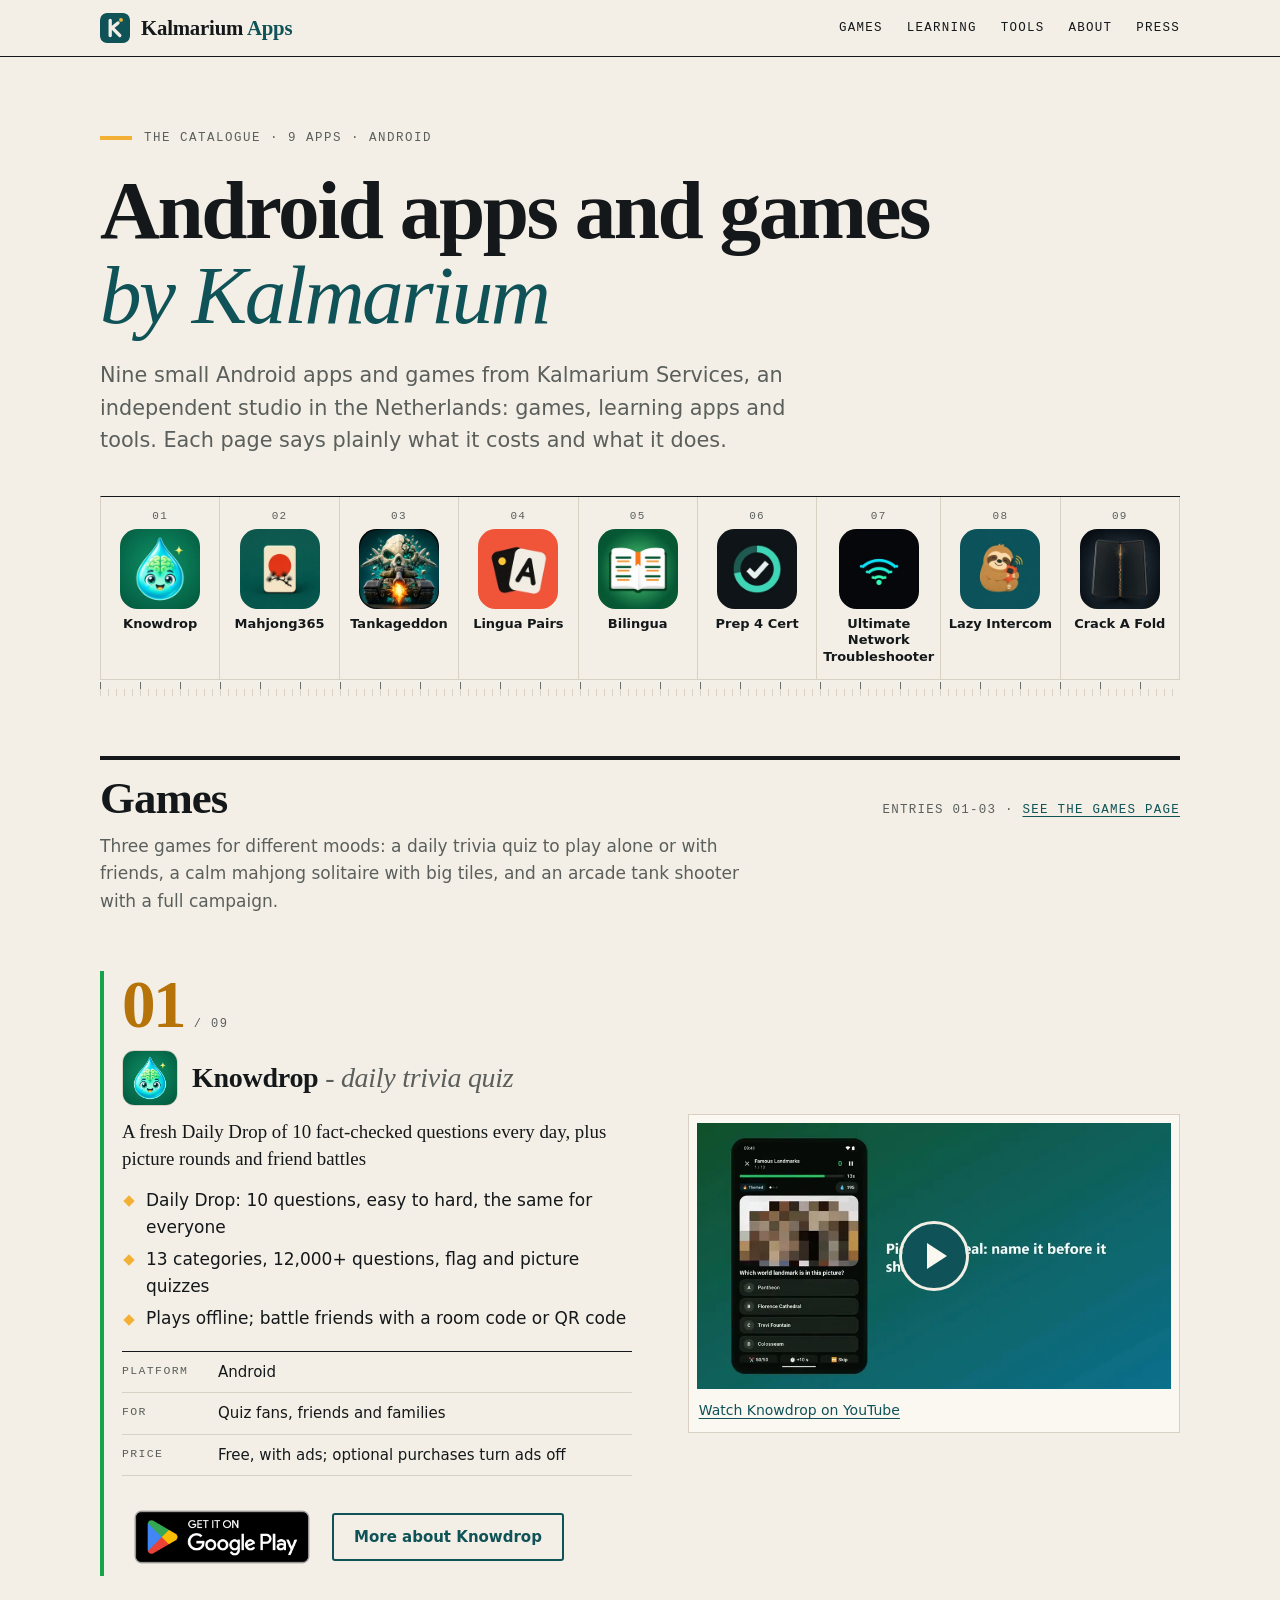
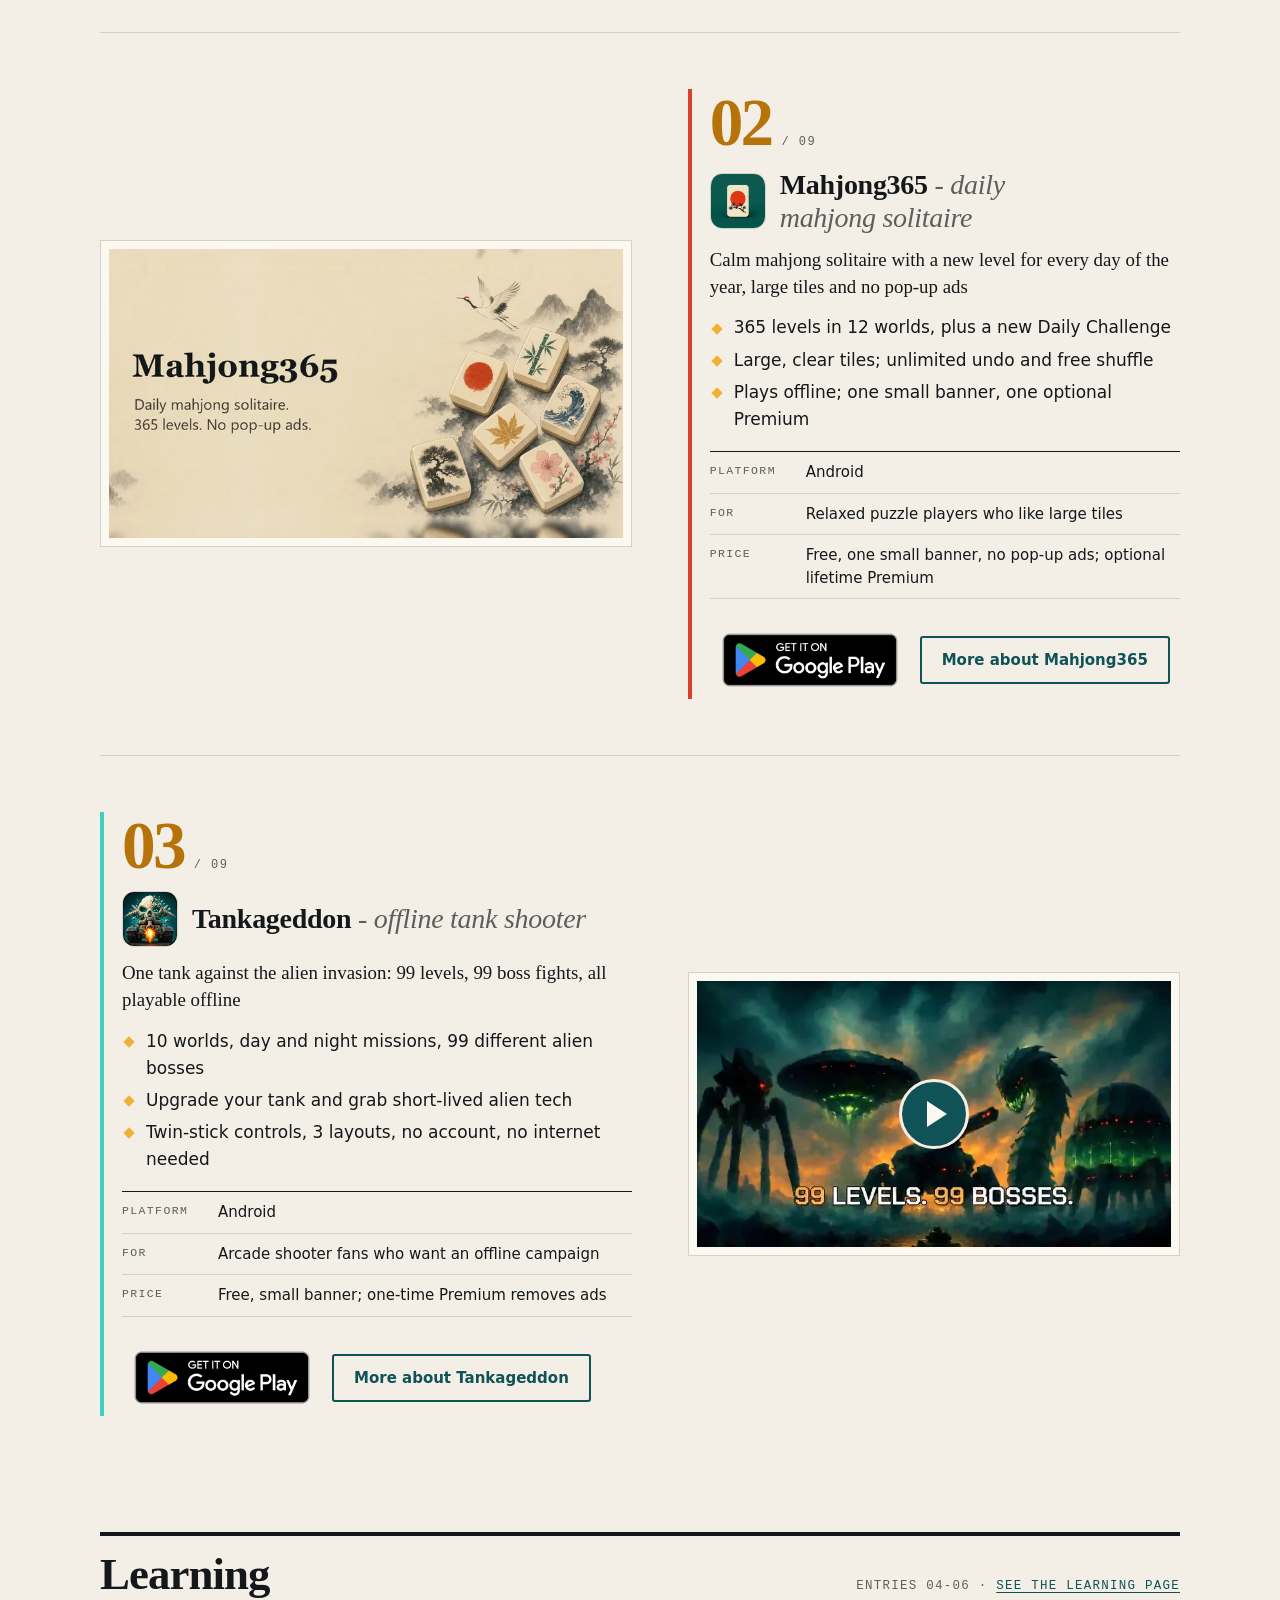
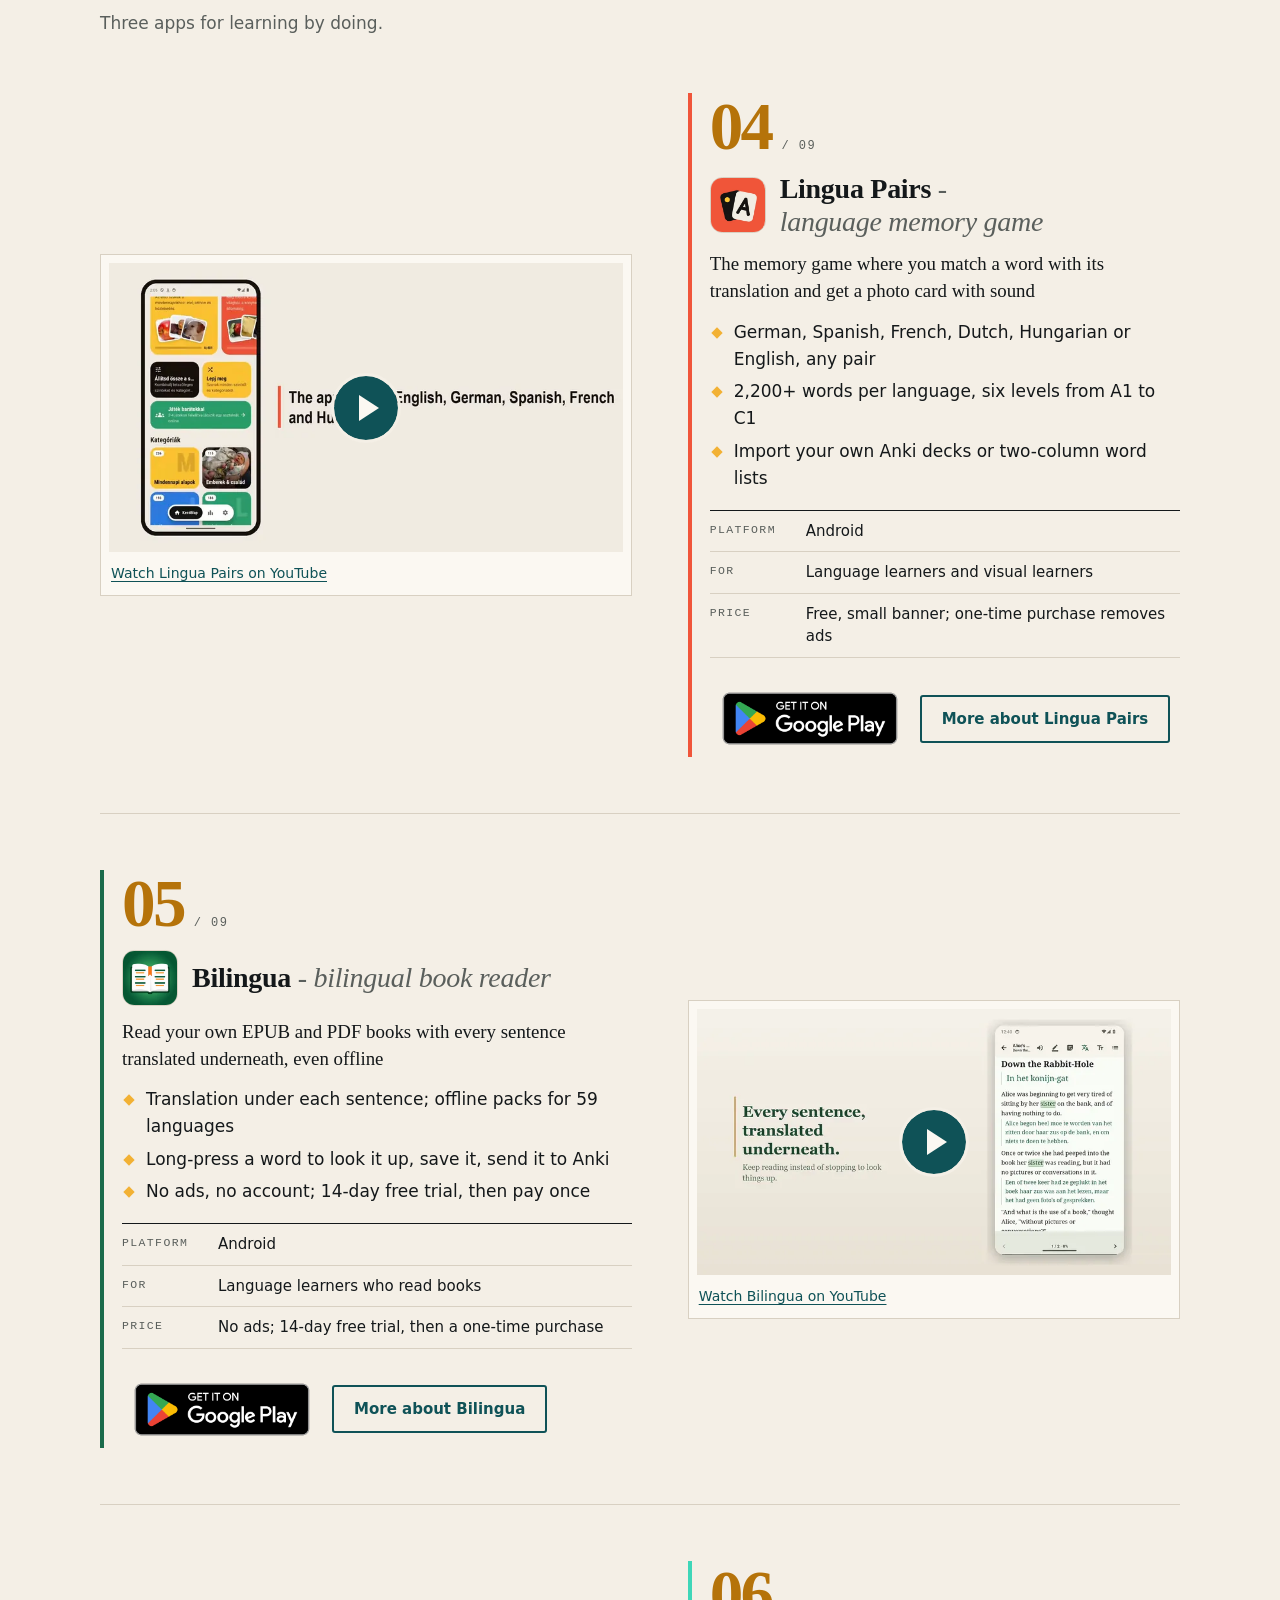
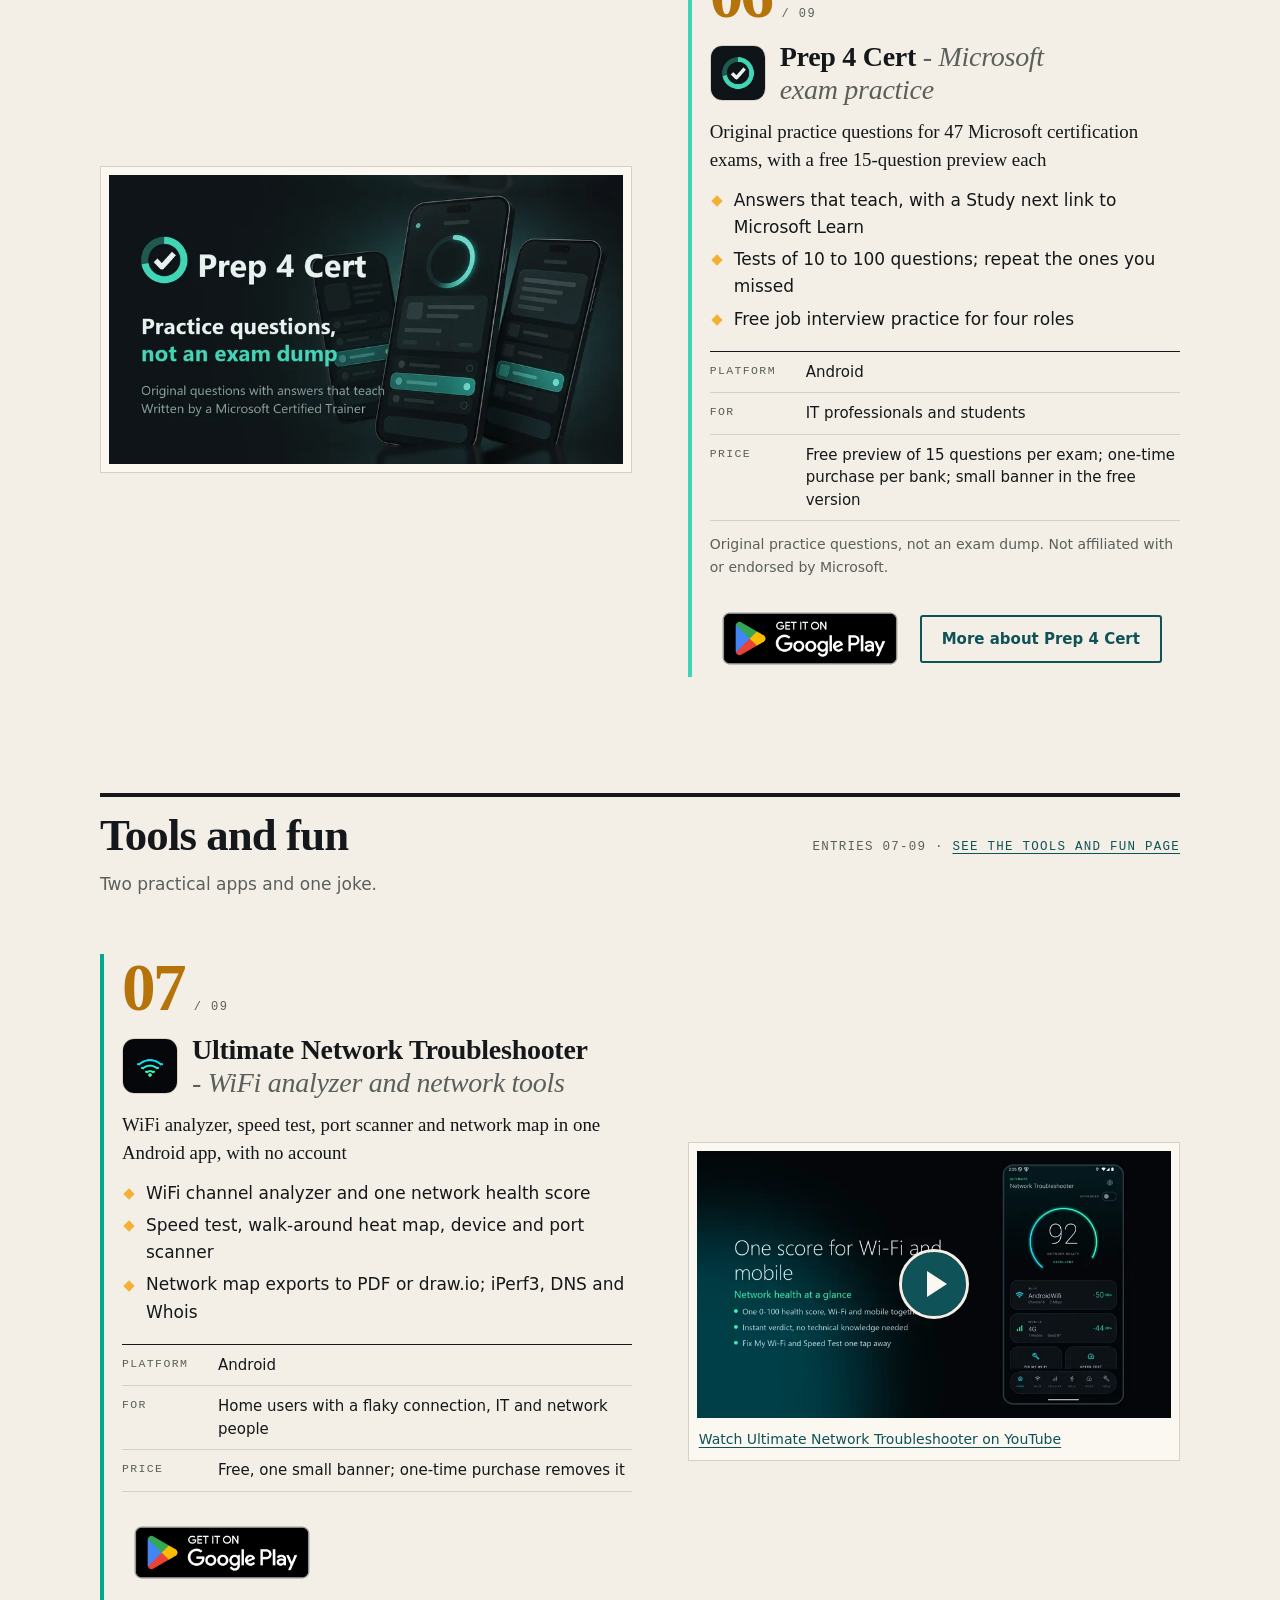
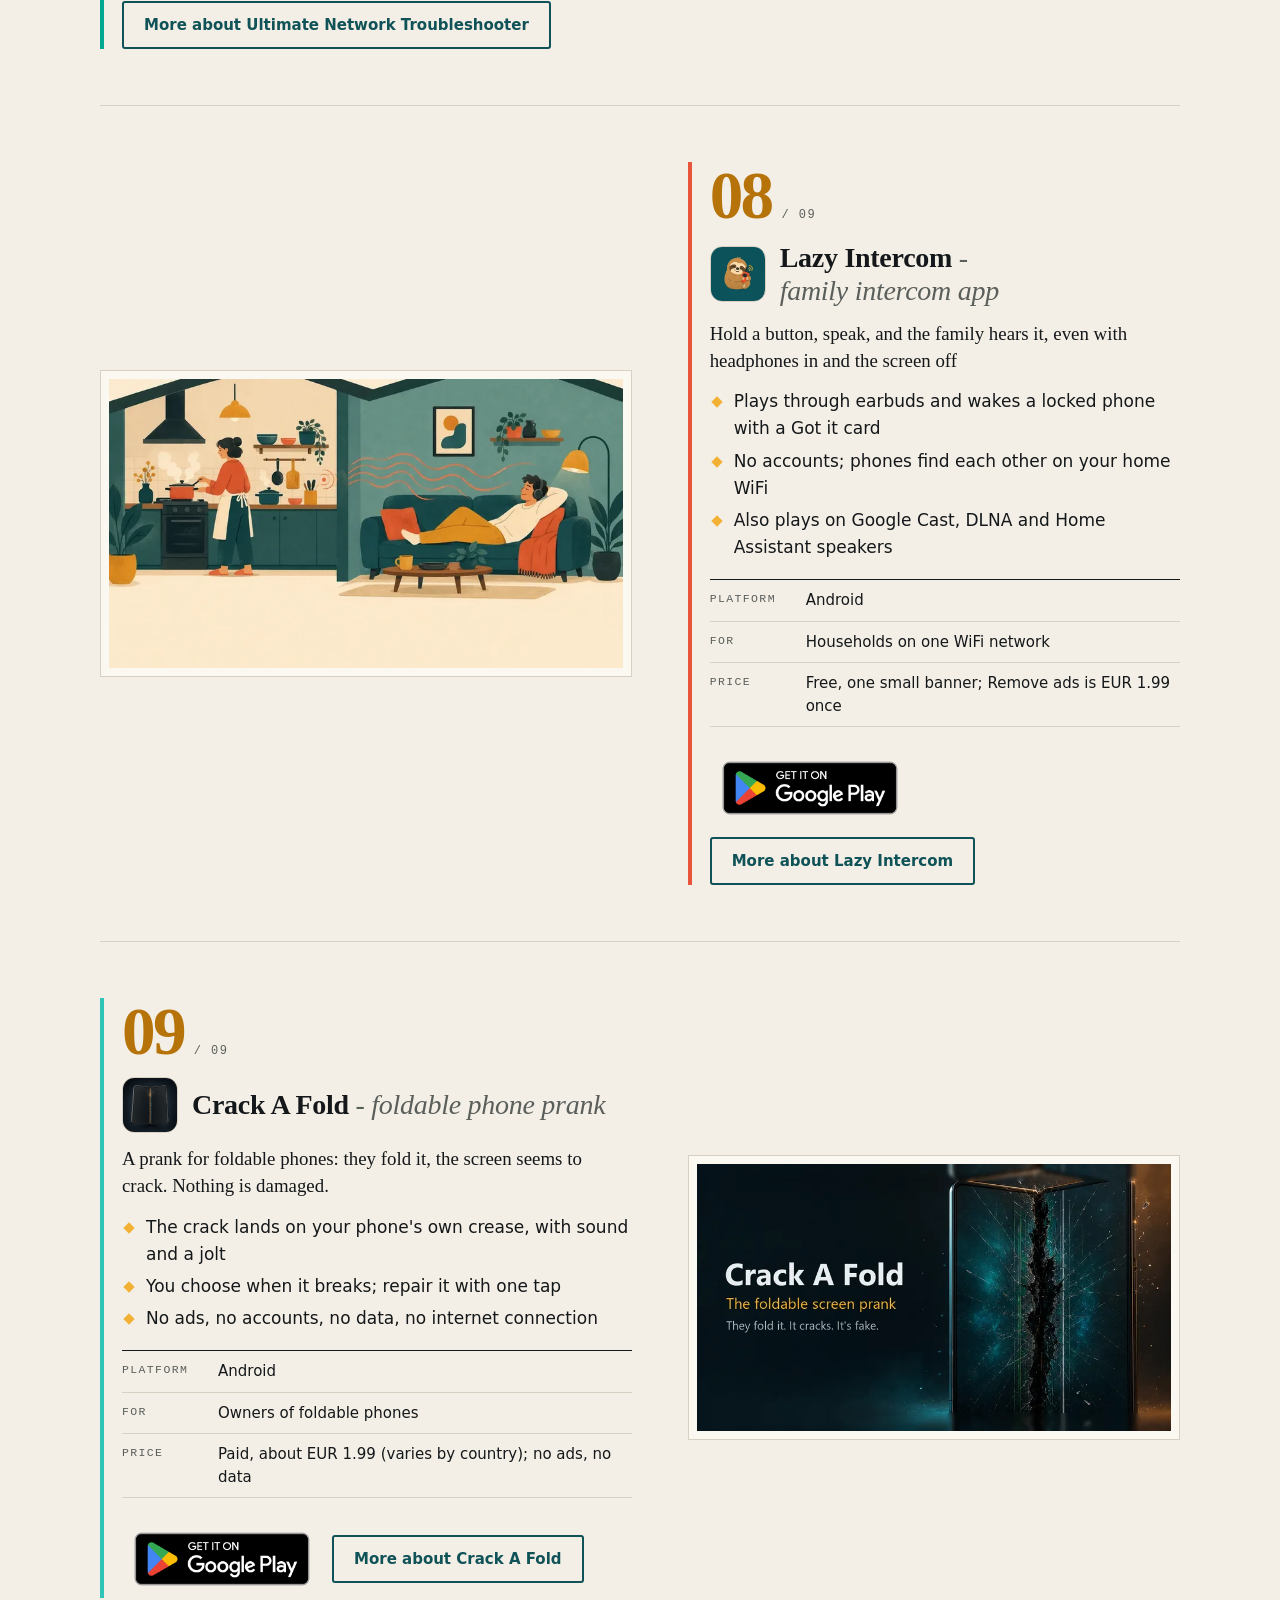
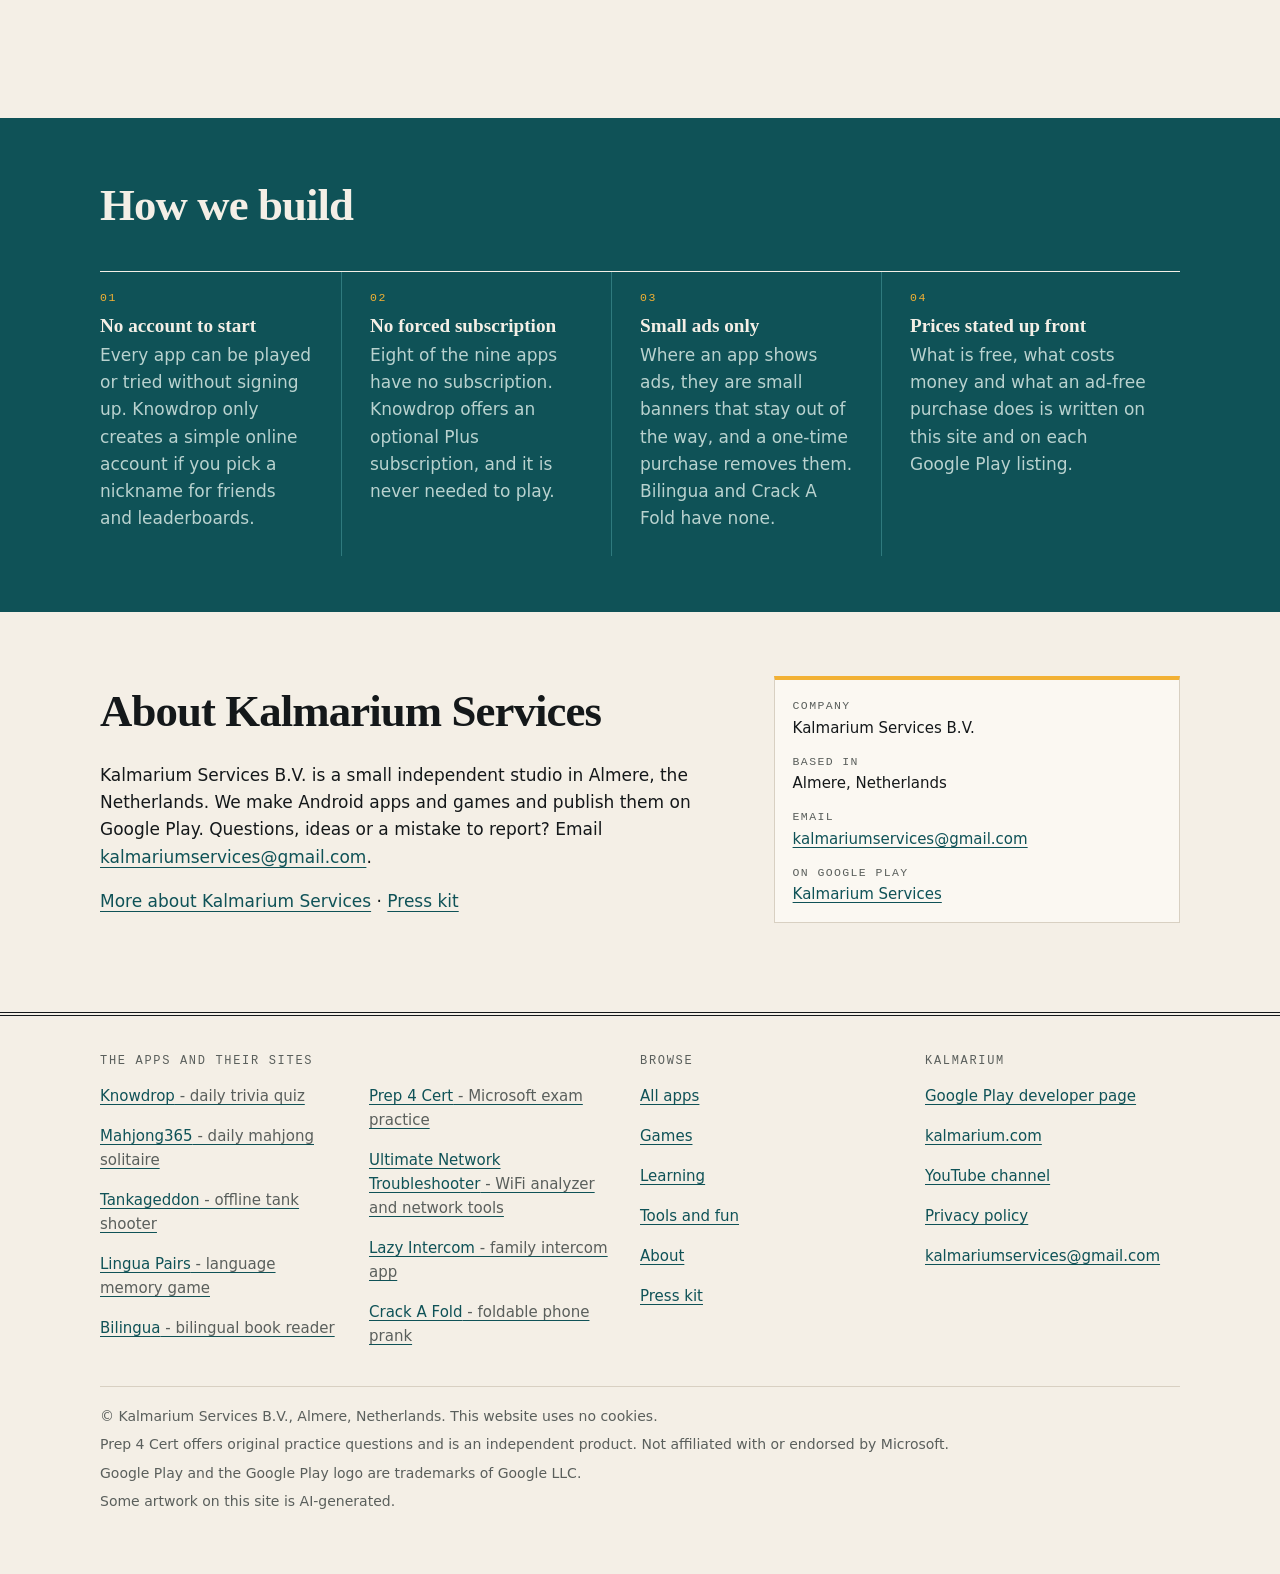
<file: index.html>
<!doctype html>
<html lang="en">
<head>
<meta charset="utf-8">
<meta name="viewport" content="width=device-width, initial-scale=1">
<title>Kalmarium Apps: Android Apps and Games by Kalmarium Services</title>
<meta name="description" content="Nine Android apps and games by Kalmarium Services of Almere, the Netherlands: trivia, mahjong, a tank shooter, language learning, exam practice, network tools.">
<link rel="canonical" href="https://apps.kalmarium.com/">
<meta name="theme-color" content="#F4EFE6" media="(prefers-color-scheme: light)">
<meta name="theme-color" content="#0E1416" media="(prefers-color-scheme: dark)">
<meta name="color-scheme" content="light dark">
<link rel="icon" type="image/png" href="/assets/favicon.png">
<link rel="apple-touch-icon" href="/assets/apple-touch-icon.png">
<meta property="og:type" content="website">
<meta property="og:site_name" content="Kalmarium Apps">
<meta property="og:locale" content="en_US">
<meta property="og:title" content="Kalmarium Apps: Android Apps and Games by Kalmarium Services">
<meta property="og:description" content="Nine Android apps and games by Kalmarium Services of Almere, the Netherlands: trivia, mahjong, a tank shooter, language learning, exam practice, network tools.">
<meta property="og:url" content="https://apps.kalmarium.com/">
<meta property="og:image" content="https://apps.kalmarium.com/og.jpg">
<meta property="og:image:width" content="1200">
<meta property="og:image:height" content="630">
<meta property="og:image:alt" content="Kalmarium Apps: Android apps and games by Kalmarium Services">
<meta name="twitter:card" content="summary_large_image">
<meta name="twitter:title" content="Kalmarium Apps: Android Apps and Games by Kalmarium Services">
<meta name="twitter:description" content="Nine Android apps and games by Kalmarium Services of Almere, the Netherlands: trivia, mahjong, a tank shooter, language learning, exam practice, network tools.">
<meta name="twitter:image" content="https://apps.kalmarium.com/og.jpg">
<link rel="stylesheet" href="/assets/site.css">
<script type="application/ld+json">{"@context":"https://schema.org","@graph":[{"@type":"Organization","@id":"https://apps.kalmarium.com/#org","name":"Kalmarium Services","legalName":"Kalmarium Services B.V.","alternateName":["Kalmarium","Kalmarium Apps"],"url":"https://apps.kalmarium.com/","logo":"https://apps.kalmarium.com/brand/dev-icon-512.png","email":"kalmariumservices@gmail.com","description":"Independent studio in Almere, the Netherlands, making Android apps and games for Google Play.","contactPoint":{"@type":"ContactPoint","email":"kalmariumservices@gmail.com","contactType":"customer support"},"address":{"@type":"PostalAddress","addressLocality":"Almere","addressCountry":"NL"},"sameAs":["https://play.google.com/store/apps/developer?id=Kalmarium+Services","https://www.youtube.com/@kalmariumservices","https://kalmarium.com"]},{"@type":"WebSite","@id":"https://apps.kalmarium.com/#website","name":"Kalmarium Apps","url":"https://apps.kalmarium.com/","publisher":{"@id":"https://apps.kalmarium.com/#org"},"inLanguage":"en"},{"@type":"ItemList","@id":"https://apps.kalmarium.com/#list","numberOfItems":9,"itemListElement":[{"@type":"ListItem","position":1,"item":{"@type":"VideoGame","@id":"https://knowdrop.kalmarium.com/#app","name":"Knowdrop","description":"A fresh Daily Drop of 10 fact-checked questions every day, plus picture rounds and friend battles","operatingSystem":"Android","applicationCategory":"GameApplication","url":"https://knowdrop.kalmarium.com/","installUrl":"https://play.google.com/store/apps/details?id=com.kalmarium.quizdrop&referrer=utm_source%3Dhub%26utm_medium%3Dhome","image":"https://apps.kalmarium.com/img/knowdrop/tile.webp","offers":{"@type":"Offer","price":"0","priceCurrency":"EUR"},"author":{"@id":"https://apps.kalmarium.com/#org"},"publisher":{"@id":"https://apps.kalmarium.com/#org"},"sameAs":["https://play.google.com/store/apps/details?id=com.kalmarium.quizdrop"],"gamePlatform":"Android"}},{"@type":"ListItem","position":2,"item":{"@type":"VideoGame","@id":"https://mahjong365.kalmarium.com/#app","name":"Mahjong365","description":"Calm mahjong solitaire with a new level for every day of the year, large tiles and no pop-up ads","operatingSystem":"Android","applicationCategory":"GameApplication","url":"https://mahjong365.kalmarium.com/","installUrl":"https://play.google.com/store/apps/details?id=com.kalmarium.mahjong365&referrer=utm_source%3Dhub%26utm_medium%3Dhome","image":"https://apps.kalmarium.com/img/mahjong365/tile.webp","offers":{"@type":"Offer","price":"0","priceCurrency":"EUR"},"author":{"@id":"https://apps.kalmarium.com/#org"},"publisher":{"@id":"https://apps.kalmarium.com/#org"},"sameAs":["https://play.google.com/store/apps/details?id=com.kalmarium.mahjong365"],"gamePlatform":"Android"}},{"@type":"ListItem","position":3,"item":{"@type":"VideoGame","@id":"https://tankageddon.kalmarium.com/#app","name":"Tankageddon","description":"One tank against the alien invasion: 99 levels, 99 boss fights, all playable offline","operatingSystem":"Android","applicationCategory":"GameApplication","url":"https://tankageddon.kalmarium.com/","installUrl":"https://play.google.com/store/apps/details?id=com.kalmarium.tankageddon&referrer=utm_source%3Dhub%26utm_medium%3Dhome","image":"https://apps.kalmarium.com/img/tankageddon/tile.webp","offers":{"@type":"Offer","price":"0","priceCurrency":"EUR"},"author":{"@id":"https://apps.kalmarium.com/#org"},"publisher":{"@id":"https://apps.kalmarium.com/#org"},"sameAs":["https://play.google.com/store/apps/details?id=com.kalmarium.tankageddon"],"gamePlatform":"Android"}},{"@type":"ListItem","position":4,"item":{"@type":"MobileApplication","@id":"https://lingua.kalmarium.com/#app","name":"Lingua Pairs","description":"The memory game where you match a word with its translation and get a photo card with sound","operatingSystem":"Android","applicationCategory":"GameApplication","url":"https://lingua.kalmarium.com/","installUrl":"https://play.google.com/store/apps/details?id=com.kalmarium.linguapairs&referrer=utm_source%3Dhub%26utm_medium%3Dhome","image":"https://apps.kalmarium.com/img/lingua-pairs/tile.webp","offers":{"@type":"Offer","price":"0","priceCurrency":"EUR"},"author":{"@id":"https://apps.kalmarium.com/#org"},"publisher":{"@id":"https://apps.kalmarium.com/#org"},"sameAs":["https://play.google.com/store/apps/details?id=com.kalmarium.linguapairs"]}},{"@type":"ListItem","position":5,"item":{"@type":"MobileApplication","@id":"https://bilingua.kalmarium.com/#app","name":"Bilingua","description":"Read your own EPUB and PDF books with every sentence translated underneath, even offline","operatingSystem":"Android","applicationCategory":"EducationalApplication","url":"https://bilingua.kalmarium.com/","installUrl":"https://play.google.com/store/apps/details?id=com.lingua.reader&referrer=utm_source%3Dhub%26utm_medium%3Dhome","image":"https://apps.kalmarium.com/img/bilingua/tile.webp","offers":{"@type":"Offer","price":"0","priceCurrency":"EUR"},"author":{"@id":"https://apps.kalmarium.com/#org"},"publisher":{"@id":"https://apps.kalmarium.com/#org"},"sameAs":["https://play.google.com/store/apps/details?id=com.lingua.reader"]}},{"@type":"ListItem","position":6,"item":{"@type":"MobileApplication","@id":"https://prep4cert.kalmarium.com/#app","name":"Prep 4 Cert","description":"Original practice questions for 47 Microsoft certification exams, with a free 15-question preview each","operatingSystem":"Android","applicationCategory":"EducationalApplication","url":"https://prep4cert.kalmarium.com/","installUrl":"https://play.google.com/store/apps/details?id=com.kalmarium.prep4cert&referrer=utm_source%3Dhub%26utm_medium%3Dhome","image":"https://apps.kalmarium.com/img/prep4cert/tile.webp","offers":{"@type":"Offer","price":"0","priceCurrency":"EUR"},"author":{"@id":"https://apps.kalmarium.com/#org"},"publisher":{"@id":"https://apps.kalmarium.com/#org"},"sameAs":["https://play.google.com/store/apps/details?id=com.kalmarium.prep4cert"]}},{"@type":"ListItem","position":7,"item":{"@type":"MobileApplication","@id":"https://netcheck.kalmarium.com/#app","name":"Ultimate Network Troubleshooter","description":"WiFi analyzer, speed test, port scanner and network map in one Android app, with no account","operatingSystem":"Android","applicationCategory":"UtilitiesApplication","url":"https://netcheck.kalmarium.com/","installUrl":"https://play.google.com/store/apps/details?id=com.kalmarium.networktroubleshooter&referrer=utm_source%3Dhub%26utm_medium%3Dhome","image":"https://apps.kalmarium.com/img/network-troubleshooter/tile.webp","offers":{"@type":"Offer","price":"0","priceCurrency":"EUR"},"author":{"@id":"https://apps.kalmarium.com/#org"},"publisher":{"@id":"https://apps.kalmarium.com/#org"},"sameAs":["https://play.google.com/store/apps/details?id=com.kalmarium.networktroubleshooter"]}},{"@type":"ListItem","position":8,"item":{"@type":"MobileApplication","@id":"https://intercom.kalmarium.com/#app","name":"Lazy Intercom","description":"Hold a button, speak, and the family hears it, even with headphones in and the screen off","operatingSystem":"Android","applicationCategory":"CommunicationApplication","url":"https://intercom.kalmarium.com/","installUrl":"https://play.google.com/store/apps/details?id=com.kalmarium.lazyintercom&referrer=utm_source%3Dhub%26utm_medium%3Dhome","image":"https://apps.kalmarium.com/img/lazy-intercom/tile.webp","offers":{"@type":"Offer","price":"0","priceCurrency":"EUR"},"author":{"@id":"https://apps.kalmarium.com/#org"},"publisher":{"@id":"https://apps.kalmarium.com/#org"},"sameAs":["https://play.google.com/store/apps/details?id=com.kalmarium.lazyintercom"]}},{"@type":"ListItem","position":9,"item":{"@type":"MobileApplication","@id":"https://crackafold.kalmarium.com/#app","name":"Crack A Fold","description":"A prank for foldable phones: they fold it, the screen seems to crack. Nothing is damaged.","operatingSystem":"Android","applicationCategory":"EntertainmentApplication","url":"https://crackafold.kalmarium.com/","installUrl":"https://play.google.com/store/apps/details?id=com.kalmarium.crackafold&referrer=utm_source%3Dhub%26utm_medium%3Dhome","image":"https://apps.kalmarium.com/img/crack-a-fold/tile.webp","offers":{"@type":"Offer","price":"1.99","priceCurrency":"EUR"},"author":{"@id":"https://apps.kalmarium.com/#org"},"publisher":{"@id":"https://apps.kalmarium.com/#org"},"sameAs":["https://play.google.com/store/apps/details?id=com.kalmarium.crackafold"]}}]},{"@type":"VideoObject","name":"Knowdrop: daily trivia quiz, trailer","description":"A short trailer for Knowdrop, the daily trivia quiz for Android: Picture Reveal, quick rounds, fun facts, 13 categories and games with friends.","thumbnailUrl":"https://apps.kalmarium.com/video/knowdrop-poster.webp","uploadDate":"2026-11-15","contentUrl":"https://apps.kalmarium.com/video/knowdrop.mp4","duration":"PT34S","width":1280,"height":720},{"@type":"VideoObject","name":"Tankageddon: offline tank shooter, trailer","description":"A 60 second trailer for Tankageddon: the alien invasion, 99 bosses, 10 worlds and the last tank on Earth.","thumbnailUrl":"https://apps.kalmarium.com/video/tankageddon-poster.webp","uploadDate":"2026-11-20","contentUrl":"https://apps.kalmarium.com/video/tankageddon.mp4","duration":"PT60S","width":1280,"height":720},{"@type":"VideoObject","name":"Lingua Pairs: the memory game that teaches languages","description":"A promo video for Lingua Pairs: flip two cards, match a word with its translation and get a photo card with the spoken word.","thumbnailUrl":"https://apps.kalmarium.com/video/lingua-pairs-poster.webp","uploadDate":"2026-11-15","contentUrl":"https://apps.kalmarium.com/video/lingua-pairs.mp4","duration":"PT40S","width":1280,"height":720},{"@type":"VideoObject","name":"Bilingua: read real books in the language you are learning","description":"A promo video for Bilingua: a translation under every sentence, word lookup, flashcards and offline translation.","thumbnailUrl":"https://apps.kalmarium.com/video/bilingua-poster.webp","uploadDate":"2026-11-15","contentUrl":"https://apps.kalmarium.com/video/bilingua.mp4","duration":"PT46S","width":1280,"height":720},{"@type":"VideoObject","name":"Ultimate Network Troubleshooter: WiFi analyzer and network tools, promo","description":"A short promo for Ultimate Network Troubleshooter, the Android app with a WiFi analyzer, speed test, port scanner and network map.","thumbnailUrl":"https://apps.kalmarium.com/video/network-troubleshooter-poster.webp","uploadDate":"2026-11-14","contentUrl":"https://apps.kalmarium.com/video/network-troubleshooter.mp4","duration":"PT50S","width":1280,"height":720}]}</script>
<script defer src="/assets/site.js"></script>
<script defer src="https://overwatch.kalmarium.com/h.js" data-app="kalmarium-hub"></script>
</head>
<body>
<a class="skip" href="#main">Skip to content</a>
<header class="mast"><div class="wrap bar">
<a class="brand" href="/"><img src="/assets/logo.svg" width="30" height="30" alt="Kalmarium logo"><span>Kalmarium <i>Apps</i></span></a>
<nav aria-label="Main"><ul><li><a href="/games/">Games</a></li><li><a href="/learning/">Learning</a></li><li><a href="/tools/">Tools</a></li><li><a href="/about/">About</a></li><li><a href="/press/">Press</a></li></ul></nav>
</div></header>
<main id="main">
<section class="wrap hero" aria-labelledby="top-h">
<p class="kicker">The catalogue &middot; 9 apps &middot; Android</p>
<h1 id="top-h">Android apps and games <em>by Kalmarium</em></h1>
<p class="lede">Nine small Android apps and games from Kalmarium Services, an independent studio in the Netherlands: games, learning apps and tools. Each page says plainly what it costs and what it does.</p>
<ol class="strip" aria-label="All apps"><li><a href="#knowdrop"><b aria-hidden="true">01</b><img src="/img/knowdrop/icon.webp" width="80" height="80" alt="Knowdrop app icon" decoding="async"><span aria-hidden="true">Knowdrop</span></a></li><li><a href="#mahjong365"><b aria-hidden="true">02</b><img src="/img/mahjong365/icon.webp" width="80" height="80" alt="Mahjong365 app icon" decoding="async"><span aria-hidden="true">Mahjong365</span></a></li><li><a href="#tankageddon"><b aria-hidden="true">03</b><img src="/img/tankageddon/icon.webp" width="80" height="80" alt="Tankageddon app icon" decoding="async"><span aria-hidden="true">Tankageddon</span></a></li><li><a href="#lingua-pairs"><b aria-hidden="true">04</b><img src="/img/lingua-pairs/icon.webp" width="80" height="80" alt="Lingua Pairs app icon" decoding="async"><span aria-hidden="true">Lingua Pairs</span></a></li><li><a href="#bilingua"><b aria-hidden="true">05</b><img src="/img/bilingua/icon.webp" width="80" height="80" alt="Bilingua app icon" decoding="async"><span aria-hidden="true">Bilingua</span></a></li><li><a href="#prep4cert"><b aria-hidden="true">06</b><img src="/img/prep4cert/icon.webp" width="80" height="80" alt="Prep 4 Cert app icon" decoding="async"><span aria-hidden="true">Prep 4 Cert</span></a></li><li><a href="#network-troubleshooter"><b aria-hidden="true">07</b><img src="/img/network-troubleshooter/icon.webp" width="80" height="80" alt="Ultimate Network Troubleshooter app icon" decoding="async"><span aria-hidden="true">Ultimate Network Troubleshooter</span></a></li><li><a href="#lazy-intercom"><b aria-hidden="true">08</b><img src="/img/lazy-intercom/icon.webp" width="80" height="80" alt="Lazy Intercom app icon" decoding="async"><span aria-hidden="true">Lazy Intercom</span></a></li><li><a href="#crack-a-fold"><b aria-hidden="true">09</b><img src="/img/crack-a-fold/icon.webp" width="80" height="80" alt="Crack A Fold app icon" decoding="async"><span aria-hidden="true">Crack A Fold</span></a></li></ol>
<div class="ruler" aria-hidden="true"></div>
</section>
<section class="wrap cat" id="cat-games" aria-labelledby="cat-games-h">
<div class="cat-h"><h2 id="cat-games-h">Games</h2><p>Entries 01-03 &middot; <a href="/games/">See the Games page</a></p></div>
<p class="cat-i">Three games for different moods: a daily trivia quiz to play alone or with friends, a calm mahjong solitaire with big tiles, and an arcade tank shooter with a full campaign.</p>
<article class="entry" id="knowdrop" aria-labelledby="knowdrop-h" style="--a:#16a34a">
<div class="txt">
<p class="no" aria-hidden="true">01<small>/ 09</small></p>
<div class="eh"><img src="/img/knowdrop/icon.webp" width="56" height="56" alt="Knowdrop app icon" loading="lazy" decoding="async"><h3 id="knowdrop-h"><a href="https://knowdrop.kalmarium.com/?utm_source=hub&amp;utm_medium=home">Knowdrop<span class="d"> - daily trivia quiz</span></a></h3></div>
<p class="hook">A fresh Daily Drop of 10 fact-checked questions every day, plus picture rounds and friend battles</p>
<ul class="pts"><li>Daily Drop: 10 questions, easy to hard, the same for everyone</li><li>13 categories, 12,000+ questions, flag and picture quizzes</li><li>Plays offline; battle friends with a room code or QR code</li></ul>
<dl class="spec"><div><dt>Platform</dt><dd>Android</dd></div><div><dt>For</dt><dd>Quiz fans, friends and families</dd></div><div><dt>Price</dt><dd>Free, with ads; optional purchases turn ads off</dd></div></dl>

<div class="btns"><a class="play-badge" href="https://play.google.com/store/apps/details?id=com.kalmarium.quizdrop&amp;referrer=utm_source%3Dhub%26utm_medium%3Dhome" rel="noopener" aria-label="Get it on Google Play: Knowdrop"><img src="/img/google-play-badge.png" width="646" height="250" alt="Get it on Google Play" loading="lazy" decoding="async"></a><a class="btn alt" href="https://knowdrop.kalmarium.com/?utm_source=hub&amp;utm_medium=home" aria-label="More about Knowdrop, the daily trivia quiz, on its own website">More about Knowdrop</a></div>
</div>
<figure class="tile"><a class="vid" href="/video/knowdrop.mp4" data-video="Play video: Knowdrop: daily trivia quiz, trailer" aria-label="Play video: Knowdrop: daily trivia quiz, trailer"><img src="/video/knowdrop-poster.webp" width="800" height="450" alt="Knowdrop logo, a smiling water drop with a green brain, with the line Fresh trivia, every day and a collage of quiz pictures" loading="lazy" decoding="async"><span class="play" aria-hidden="true"><i></i></span></a><figcaption><a href="https://www.youtube.com/watch?v=GaIAvPnITpM">Watch Knowdrop on YouTube</a></figcaption></figure>
</article>
<article class="entry flip" id="mahjong365" aria-labelledby="mahjong365-h" style="--a:#D9412B">
<div class="txt">
<p class="no" aria-hidden="true">02<small>/ 09</small></p>
<div class="eh"><img src="/img/mahjong365/icon.webp" width="56" height="56" alt="Mahjong365 app icon" loading="lazy" decoding="async"><h3 id="mahjong365-h"><a href="https://mahjong365.kalmarium.com/?utm_source=hub&amp;utm_medium=home">Mahjong365<span class="d"> - daily mahjong solitaire</span></a></h3></div>
<p class="hook">Calm mahjong solitaire with a new level for every day of the year, large tiles and no pop-up ads</p>
<ul class="pts"><li>365 levels in 12 worlds, plus a new Daily Challenge</li><li>Large, clear tiles; unlimited undo and free shuffle</li><li>Plays offline; one small banner, one optional Premium</li></ul>
<dl class="spec"><div><dt>Platform</dt><dd>Android</dd></div><div><dt>For</dt><dd>Relaxed puzzle players who like large tiles</dd></div><div><dt>Price</dt><dd>Free, one small banner, no pop-up ads; optional lifetime Premium</dd></div></dl>

<div class="btns"><a class="play-badge" href="https://play.google.com/store/apps/details?id=com.kalmarium.mahjong365&amp;referrer=utm_source%3Dhub%26utm_medium%3Dhome" rel="noopener" aria-label="Get it on Google Play: Mahjong365"><img src="/img/google-play-badge.png" width="646" height="250" alt="Get it on Google Play" loading="lazy" decoding="async"></a><a class="btn alt" href="https://mahjong365.kalmarium.com/?utm_source=hub&amp;utm_medium=home" aria-label="More about Mahjong365, the daily mahjong solitaire, on its own website">More about Mahjong365</a></div>
</div>
<figure class="tile"><img src="/img/mahjong365/tile.webp" width="800" height="450" alt="Mahjong365 title on a cream ink-wash background beside five mahjong tiles with plants, a sun and a wave" loading="lazy" decoding="async"></figure>
</article>
<article class="entry" id="tankageddon" aria-labelledby="tankageddon-h" style="--a:#3fd0c4">
<div class="txt">
<p class="no" aria-hidden="true">03<small>/ 09</small></p>
<div class="eh"><img src="/img/tankageddon/icon.webp" width="56" height="56" alt="Tankageddon app icon" loading="lazy" decoding="async"><h3 id="tankageddon-h"><a href="https://tankageddon.kalmarium.com/?utm_source=hub&amp;utm_medium=home">Tankageddon<span class="d"> - offline tank shooter</span></a></h3></div>
<p class="hook">One tank against the alien invasion: 99 levels, 99 boss fights, all playable offline</p>
<ul class="pts"><li>10 worlds, day and night missions, 99 different alien bosses</li><li>Upgrade your tank and grab short-lived alien tech</li><li>Twin-stick controls, 3 layouts, no account, no internet needed</li></ul>
<dl class="spec"><div><dt>Platform</dt><dd>Android</dd></div><div><dt>For</dt><dd>Arcade shooter fans who want an offline campaign</dd></div><div><dt>Price</dt><dd>Free, small banner; one-time Premium removes ads</dd></div></dl>

<div class="btns"><a class="play-badge" href="https://play.google.com/store/apps/details?id=com.kalmarium.tankageddon&amp;referrer=utm_source%3Dhub%26utm_medium%3Dhome" rel="noopener" aria-label="Get it on Google Play: Tankageddon"><img src="/img/google-play-badge.png" width="646" height="250" alt="Get it on Google Play" loading="lazy" decoding="async"></a><a class="btn alt" href="https://tankageddon.kalmarium.com/?utm_source=hub&amp;utm_medium=home" aria-label="More about Tankageddon, the offline tank shooter, on its own website">More about Tankageddon</a></div>
</div>
<figure class="tile"><a class="vid" href="/video/tankageddon.mp4" data-video="Play video: Tankageddon: offline tank shooter, trailer" aria-label="Play video: Tankageddon: offline tank shooter, trailer"><img src="/video/tankageddon-poster.webp" width="800" height="450" alt="A lone tank fires at an alien mothership above a burning ruined city" loading="lazy" decoding="async"><span class="play" aria-hidden="true"><i></i></span></a></figure>
</article>
</section>
<section class="wrap cat" id="cat-learning" aria-labelledby="cat-learning-h">
<div class="cat-h"><h2 id="cat-learning-h">Learning</h2><p>Entries 04-06 &middot; <a href="/learning/">See the Learning page</a></p></div>
<p class="cat-i">Three apps for learning by doing.</p>
<article class="entry flip" id="lingua-pairs" aria-labelledby="lingua-pairs-h" style="--a:#F0553A">
<div class="txt">
<p class="no" aria-hidden="true">04<small>/ 09</small></p>
<div class="eh"><img src="/img/lingua-pairs/icon.webp" width="56" height="56" alt="Lingua Pairs app icon" loading="lazy" decoding="async"><h3 id="lingua-pairs-h"><a href="https://lingua.kalmarium.com/?utm_source=hub&amp;utm_medium=home">Lingua Pairs<span class="d"> - language memory game</span></a></h3></div>
<p class="hook">The memory game where you match a word with its translation and get a photo card with sound</p>
<ul class="pts"><li>German, Spanish, French, Dutch, Hungarian or English, any pair</li><li>2,200+ words per language, six levels from A1 to C1</li><li>Import your own Anki decks or two-column word lists</li></ul>
<dl class="spec"><div><dt>Platform</dt><dd>Android</dd></div><div><dt>For</dt><dd>Language learners and visual learners</dd></div><div><dt>Price</dt><dd>Free, small banner; one-time purchase removes ads</dd></div></dl>

<div class="btns"><a class="play-badge" href="https://play.google.com/store/apps/details?id=com.kalmarium.linguapairs&amp;referrer=utm_source%3Dhub%26utm_medium%3Dhome" rel="noopener" aria-label="Get it on Google Play: Lingua Pairs"><img src="/img/google-play-badge.png" width="646" height="250" alt="Get it on Google Play" loading="lazy" decoding="async"></a><a class="btn alt" href="https://lingua.kalmarium.com/?utm_source=hub&amp;utm_medium=home" aria-label="More about Lingua Pairs, the language memory game, on its own website">More about Lingua Pairs</a></div>
</div>
<figure class="tile"><a class="vid" href="/video/lingua-pairs.mp4" data-video="Play video: Lingua Pairs: the memory game that teaches languages" aria-label="Play video: Lingua Pairs: the memory game that teaches languages"><img src="/video/lingua-pairs-poster.webp" width="800" height="450" alt="Lingua Pairs title beside an illustration of two smiling people holding cards among European landmarks" loading="lazy" decoding="async"><span class="play" aria-hidden="true"><i></i></span></a><figcaption><a href="https://www.youtube.com/watch?v=MUHGI4thGqQ">Watch Lingua Pairs on YouTube</a></figcaption></figure>
</article>
<article class="entry" id="bilingua" aria-labelledby="bilingua-h" style="--a:#1a6b4b">
<div class="txt">
<p class="no" aria-hidden="true">05<small>/ 09</small></p>
<div class="eh"><img src="/img/bilingua/icon.webp" width="56" height="56" alt="Bilingua app icon" loading="lazy" decoding="async"><h3 id="bilingua-h"><a href="https://bilingua.kalmarium.com/?utm_source=hub&amp;utm_medium=home">Bilingua<span class="d"> - bilingual book reader</span></a></h3></div>
<p class="hook">Read your own EPUB and PDF books with every sentence translated underneath, even offline</p>
<ul class="pts"><li>Translation under each sentence; offline packs for 59 languages</li><li>Long-press a word to look it up, save it, send it to Anki</li><li>No ads, no account; 14-day free trial, then pay once</li></ul>
<dl class="spec"><div><dt>Platform</dt><dd>Android</dd></div><div><dt>For</dt><dd>Language learners who read books</dd></div><div><dt>Price</dt><dd>No ads; 14-day free trial, then a one-time purchase</dd></div></dl>

<div class="btns"><a class="play-badge" href="https://play.google.com/store/apps/details?id=com.lingua.reader&amp;referrer=utm_source%3Dhub%26utm_medium%3Dhome" rel="noopener" aria-label="Get it on Google Play: Bilingua"><img src="/img/google-play-badge.png" width="646" height="250" alt="Get it on Google Play" loading="lazy" decoding="async"></a><a class="btn alt" href="https://bilingua.kalmarium.com/?utm_source=hub&amp;utm_medium=home" aria-label="More about Bilingua, the bilingual book reader, on its own website">More about Bilingua</a></div>
</div>
<figure class="tile"><a class="vid" href="/video/bilingua.mp4" data-video="Play video: Bilingua: read real books in the language you are learning" aria-label="Play video: Bilingua: read real books in the language you are learning"><img src="/video/bilingua-poster.webp" width="800" height="450" alt="Bilingua Reader with the line Every sentence, translated underneath and a phone showing an English book with Dutch translation" loading="lazy" decoding="async"><span class="play" aria-hidden="true"><i></i></span></a><figcaption><a href="https://www.youtube.com/watch?v=ditH32F_NWM">Watch Bilingua on YouTube</a></figcaption></figure>
</article>
<article class="entry flip" id="prep4cert" aria-labelledby="prep4cert-h" style="--a:#3ed6b8">
<div class="txt">
<p class="no" aria-hidden="true">06<small>/ 09</small></p>
<div class="eh"><img src="/img/prep4cert/icon.webp" width="56" height="56" alt="Prep 4 Cert app icon" loading="lazy" decoding="async"><h3 id="prep4cert-h"><a href="https://prep4cert.kalmarium.com/?utm_source=hub&amp;utm_medium=home">Prep 4 Cert<span class="d"> - Microsoft exam practice</span></a></h3></div>
<p class="hook">Original practice questions for 47 Microsoft certification exams, with a free 15-question preview each</p>
<ul class="pts"><li>Answers that teach, with a Study next link to Microsoft Learn</li><li>Tests of 10 to 100 questions; repeat the ones you missed</li><li>Free job interview practice for four roles</li></ul>
<dl class="spec"><div><dt>Platform</dt><dd>Android</dd></div><div><dt>For</dt><dd>IT professionals and students</dd></div><div><dt>Price</dt><dd>Free preview of 15 questions per exam; one-time purchase per bank; small banner in the free version</dd></div></dl>
<p class="note">Original practice questions, not an exam dump. Not affiliated with or endorsed by Microsoft.</p>
<div class="btns"><a class="play-badge" href="https://play.google.com/store/apps/details?id=com.kalmarium.prep4cert&amp;referrer=utm_source%3Dhub%26utm_medium%3Dhome" rel="noopener" aria-label="Get it on Google Play: Prep 4 Cert"><img src="/img/google-play-badge.png" width="646" height="250" alt="Get it on Google Play" loading="lazy" decoding="async"></a><a class="btn alt" href="https://prep4cert.kalmarium.com/?utm_source=hub&amp;utm_medium=home" aria-label="More about Prep 4 Cert, the Microsoft exam practice, on its own website">More about Prep 4 Cert</a></div>
</div>
<figure class="tile"><img src="/img/prep4cert/tile.webp" width="800" height="450" alt="Prep 4 Cert logo and the line Practice questions, not an exam dump beside three dark phone screens" loading="lazy" decoding="async"></figure>
</article>
</section>
<section class="wrap cat" id="cat-tools" aria-labelledby="cat-tools-h">
<div class="cat-h"><h2 id="cat-tools-h">Tools and fun</h2><p>Entries 07-09 &middot; <a href="/tools/">See the Tools and fun page</a></p></div>
<p class="cat-i">Two practical apps and one joke.</p>
<article class="entry" id="network-troubleshooter" aria-labelledby="network-troubleshooter-h" style="--a:#00A88F">
<div class="txt">
<p class="no" aria-hidden="true">07<small>/ 09</small></p>
<div class="eh"><img src="/img/network-troubleshooter/icon.webp" width="56" height="56" alt="Ultimate Network Troubleshooter app icon" loading="lazy" decoding="async"><h3 id="network-troubleshooter-h"><a href="https://netcheck.kalmarium.com/?utm_source=hub&amp;utm_medium=home">Ultimate Network Troubleshooter<span class="d"> - WiFi analyzer and network tools</span></a></h3></div>
<p class="hook">WiFi analyzer, speed test, port scanner and network map in one Android app, with no account</p>
<ul class="pts"><li>WiFi channel analyzer and one network health score</li><li>Speed test, walk-around heat map, device and port scanner</li><li>Network map exports to PDF or draw.io; iPerf3, DNS and Whois</li></ul>
<dl class="spec"><div><dt>Platform</dt><dd>Android</dd></div><div><dt>For</dt><dd>Home users with a flaky connection, IT and network people</dd></div><div><dt>Price</dt><dd>Free, one small banner; one-time purchase removes it</dd></div></dl>

<div class="btns"><a class="play-badge" href="https://play.google.com/store/apps/details?id=com.kalmarium.networktroubleshooter&amp;referrer=utm_source%3Dhub%26utm_medium%3Dhome" rel="noopener" aria-label="Get it on Google Play: Ultimate Network Troubleshooter"><img src="/img/google-play-badge.png" width="646" height="250" alt="Get it on Google Play" loading="lazy" decoding="async"></a><a class="btn alt" href="https://netcheck.kalmarium.com/?utm_source=hub&amp;utm_medium=home" aria-label="More about Ultimate Network Troubleshooter, the WiFi analyzer and network tools, on its own website">More about Ultimate Network Troubleshooter</a></div>
</div>
<figure class="tile"><a class="vid" href="/video/network-troubleshooter.mp4" data-video="Play video: Ultimate Network Troubleshooter: WiFi analyzer and network tools, promo" aria-label="Play video: Ultimate Network Troubleshooter: WiFi analyzer and network tools, promo"><img src="/video/network-troubleshooter-poster.webp" width="800" height="450" alt="Ultimate Network Troubleshooter title beside a phone showing a network health score of 92" loading="lazy" decoding="async"><span class="play" aria-hidden="true"><i></i></span></a><figcaption><a href="https://www.youtube.com/watch?v=TF6OvqklJd0">Watch Ultimate Network Troubleshooter on YouTube</a></figcaption></figure>
</article>
<article class="entry flip" id="lazy-intercom" aria-labelledby="lazy-intercom-h" style="--a:#E8553A">
<div class="txt">
<p class="no" aria-hidden="true">08<small>/ 09</small></p>
<div class="eh"><img src="/img/lazy-intercom/icon.webp" width="56" height="56" alt="Lazy Intercom app icon" loading="lazy" decoding="async"><h3 id="lazy-intercom-h"><a href="https://intercom.kalmarium.com/?utm_source=hub&amp;utm_medium=home">Lazy Intercom<span class="d"> - family intercom app</span></a></h3></div>
<p class="hook">Hold a button, speak, and the family hears it, even with headphones in and the screen off</p>
<ul class="pts"><li>Plays through earbuds and wakes a locked phone with a Got it card</li><li>No accounts; phones find each other on your home WiFi</li><li>Also plays on Google Cast, DLNA and Home Assistant speakers</li></ul>
<dl class="spec"><div><dt>Platform</dt><dd>Android</dd></div><div><dt>For</dt><dd>Households on one WiFi network</dd></div><div><dt>Price</dt><dd>Free, one small banner; Remove ads is EUR 1.99 once</dd></div></dl>

<div class="btns"><a class="play-badge" href="https://play.google.com/store/apps/details?id=com.kalmarium.lazyintercom&amp;referrer=utm_source%3Dhub%26utm_medium%3Dhome" rel="noopener" aria-label="Get it on Google Play: Lazy Intercom"><img src="/img/google-play-badge.png" width="646" height="250" alt="Get it on Google Play" loading="lazy" decoding="async"></a><a class="btn alt" href="https://intercom.kalmarium.com/?utm_source=hub&amp;utm_medium=home" aria-label="More about Lazy Intercom, the family intercom app, on its own website">More about Lazy Intercom</a></div>
</div>
<figure class="tile"><img src="/img/lazy-intercom/tile.webp" width="800" height="450" alt="Illustration of a person cooking in a kitchen while another relaxes on a sofa in headphones, with sound ripples between them" loading="lazy" decoding="async"></figure>
</article>
<article class="entry" id="crack-a-fold" aria-labelledby="crack-a-fold-h" style="--a:#2EC4B6">
<div class="txt">
<p class="no" aria-hidden="true">09<small>/ 09</small></p>
<div class="eh"><img src="/img/crack-a-fold/icon.webp" width="56" height="56" alt="Crack A Fold app icon" loading="lazy" decoding="async"><h3 id="crack-a-fold-h"><a href="https://crackafold.kalmarium.com/?utm_source=hub&amp;utm_medium=home">Crack A Fold<span class="d"> - foldable phone prank</span></a></h3></div>
<p class="hook">A prank for foldable phones: they fold it, the screen seems to crack. Nothing is damaged.</p>
<ul class="pts"><li>The crack lands on your phone&#x27;s own crease, with sound and a jolt</li><li>You choose when it breaks; repair it with one tap</li><li>No ads, no accounts, no data, no internet connection</li></ul>
<dl class="spec"><div><dt>Platform</dt><dd>Android</dd></div><div><dt>For</dt><dd>Owners of foldable phones</dd></div><div><dt>Price</dt><dd>Paid, about EUR 1.99 (varies by country); no ads, no data</dd></div></dl>

<div class="btns"><a class="play-badge" href="https://play.google.com/store/apps/details?id=com.kalmarium.crackafold&amp;referrer=utm_source%3Dhub%26utm_medium%3Dhome" rel="noopener" aria-label="Get it on Google Play: Crack A Fold"><img src="/img/google-play-badge.png" width="646" height="250" alt="Get it on Google Play" loading="lazy" decoding="async"></a><a class="btn alt" href="https://crackafold.kalmarium.com/?utm_source=hub&amp;utm_medium=home" aria-label="More about Crack A Fold, the foldable phone prank, on its own website">More about Crack A Fold</a></div>
</div>
<figure class="tile"><img src="/img/crack-a-fold/tile.webp" width="800" height="450" alt="Crack A Fold title beside a dark foldable phone with a cracked crease" loading="lazy" decoding="async"></figure>
</article>
</section>
<section class="band" aria-labelledby="how-h"><div class="wrap">
<h2 id="how-h">How we build</h2>
<ol><li><span>01</span><b>No account to start</b><p>Every app can be played or tried without signing up. Knowdrop only creates a simple online account if you pick a nickname for friends and leaderboards.</p></li><li><span>02</span><b>No forced subscription</b><p>Eight of the nine apps have no subscription. Knowdrop offers an optional Plus subscription, and it is never needed to play.</p></li><li><span>03</span><b>Small ads only</b><p>Where an app shows ads, they are small banners that stay out of the way, and a one-time purchase removes them. Bilingua and Crack A Fold have none.</p></li><li><span>04</span><b>Prices stated up front</b><p>What is free, what costs money and what an ad-free purchase does is written on this site and on each Google Play listing.</p></li></ol>
</div></section>
<section class="wrap about" id="about" aria-labelledby="about-h">
<div>
<h2 id="about-h">About Kalmarium Services</h2>
<p>Kalmarium Services B.V. is a small independent studio in Almere, the Netherlands. We make Android apps and games and publish them on Google Play. Questions, ideas or a mistake to report? Email <a href="mailto:kalmariumservices@gmail.com">kalmariumservices@gmail.com</a>.</p>
<p><a href="/about/">More about Kalmarium Services</a> &middot; <a href="/press/">Press kit</a></p>
</div>
<dl class="co"><dt>Company</dt><dd>Kalmarium Services B.V.</dd><dt>Based in</dt><dd>Almere, Netherlands</dd><dt>Email</dt><dd><a href="mailto:kalmariumservices@gmail.com">kalmariumservices@gmail.com</a></dd><dt>On Google Play</dt><dd><a href="https://play.google.com/store/apps/developer?id=Kalmarium+Services">Kalmarium Services</a></dd></dl>
</section>
</main>
<footer class="foot"><div class="wrap">
<div class="fcols">
<nav class="apps" aria-label="App websites"><p class="fh">The apps and their sites</p><ul><li><a href="https://knowdrop.kalmarium.com/?utm_source=hub&amp;utm_medium=home">Knowdrop<span>&nbsp;- daily trivia quiz</span></a></li><li><a href="https://mahjong365.kalmarium.com/?utm_source=hub&amp;utm_medium=home">Mahjong365<span>&nbsp;- daily mahjong solitaire</span></a></li><li><a href="https://tankageddon.kalmarium.com/?utm_source=hub&amp;utm_medium=home">Tankageddon<span>&nbsp;- offline tank shooter</span></a></li><li><a href="https://lingua.kalmarium.com/?utm_source=hub&amp;utm_medium=home">Lingua Pairs<span>&nbsp;- language memory game</span></a></li><li><a href="https://bilingua.kalmarium.com/?utm_source=hub&amp;utm_medium=home">Bilingua<span>&nbsp;- bilingual book reader</span></a></li><li><a href="https://prep4cert.kalmarium.com/?utm_source=hub&amp;utm_medium=home">Prep 4 Cert<span>&nbsp;- Microsoft exam practice</span></a></li><li><a href="https://netcheck.kalmarium.com/?utm_source=hub&amp;utm_medium=home">Ultimate Network Troubleshooter<span>&nbsp;- WiFi analyzer and network tools</span></a></li><li><a href="https://intercom.kalmarium.com/?utm_source=hub&amp;utm_medium=home">Lazy Intercom<span>&nbsp;- family intercom app</span></a></li><li><a href="https://crackafold.kalmarium.com/?utm_source=hub&amp;utm_medium=home">Crack A Fold<span>&nbsp;- foldable phone prank</span></a></li></ul></nav>
<nav aria-label="Browse"><p class="fh">Browse</p><ul><li><a href="/">All apps</a></li><li><a href="/games/">Games</a></li><li><a href="/learning/">Learning</a></li><li><a href="/tools/">Tools and fun</a></li><li><a href="/about/">About</a></li><li><a href="/press/">Press kit</a></li></ul></nav>
<nav aria-label="Kalmarium"><p class="fh">Kalmarium</p><ul><li><a href="https://play.google.com/store/apps/developer?id=Kalmarium+Services">Google Play developer page</a></li><li><a href="https://kalmarium.com">kalmarium.com</a></li><li><a href="https://www.youtube.com/@kalmariumservices">YouTube channel</a></li><li><a href="/privacy-policy.html">Privacy policy</a></li><li><a href="mailto:kalmariumservices@gmail.com">kalmariumservices@gmail.com</a></li></ul></nav>
</div>
<div class="legal"><p>&copy; Kalmarium Services B.V., Almere, Netherlands. This website uses no cookies.</p><p>Prep 4 Cert offers original practice questions and is an independent product. Not affiliated with or endorsed by Microsoft.</p><p>Google Play and the Google Play logo are trademarks of Google LLC.</p><p>Some artwork on this site is AI-generated.</p></div>
</div></footer>
</body>
</html>
</file>
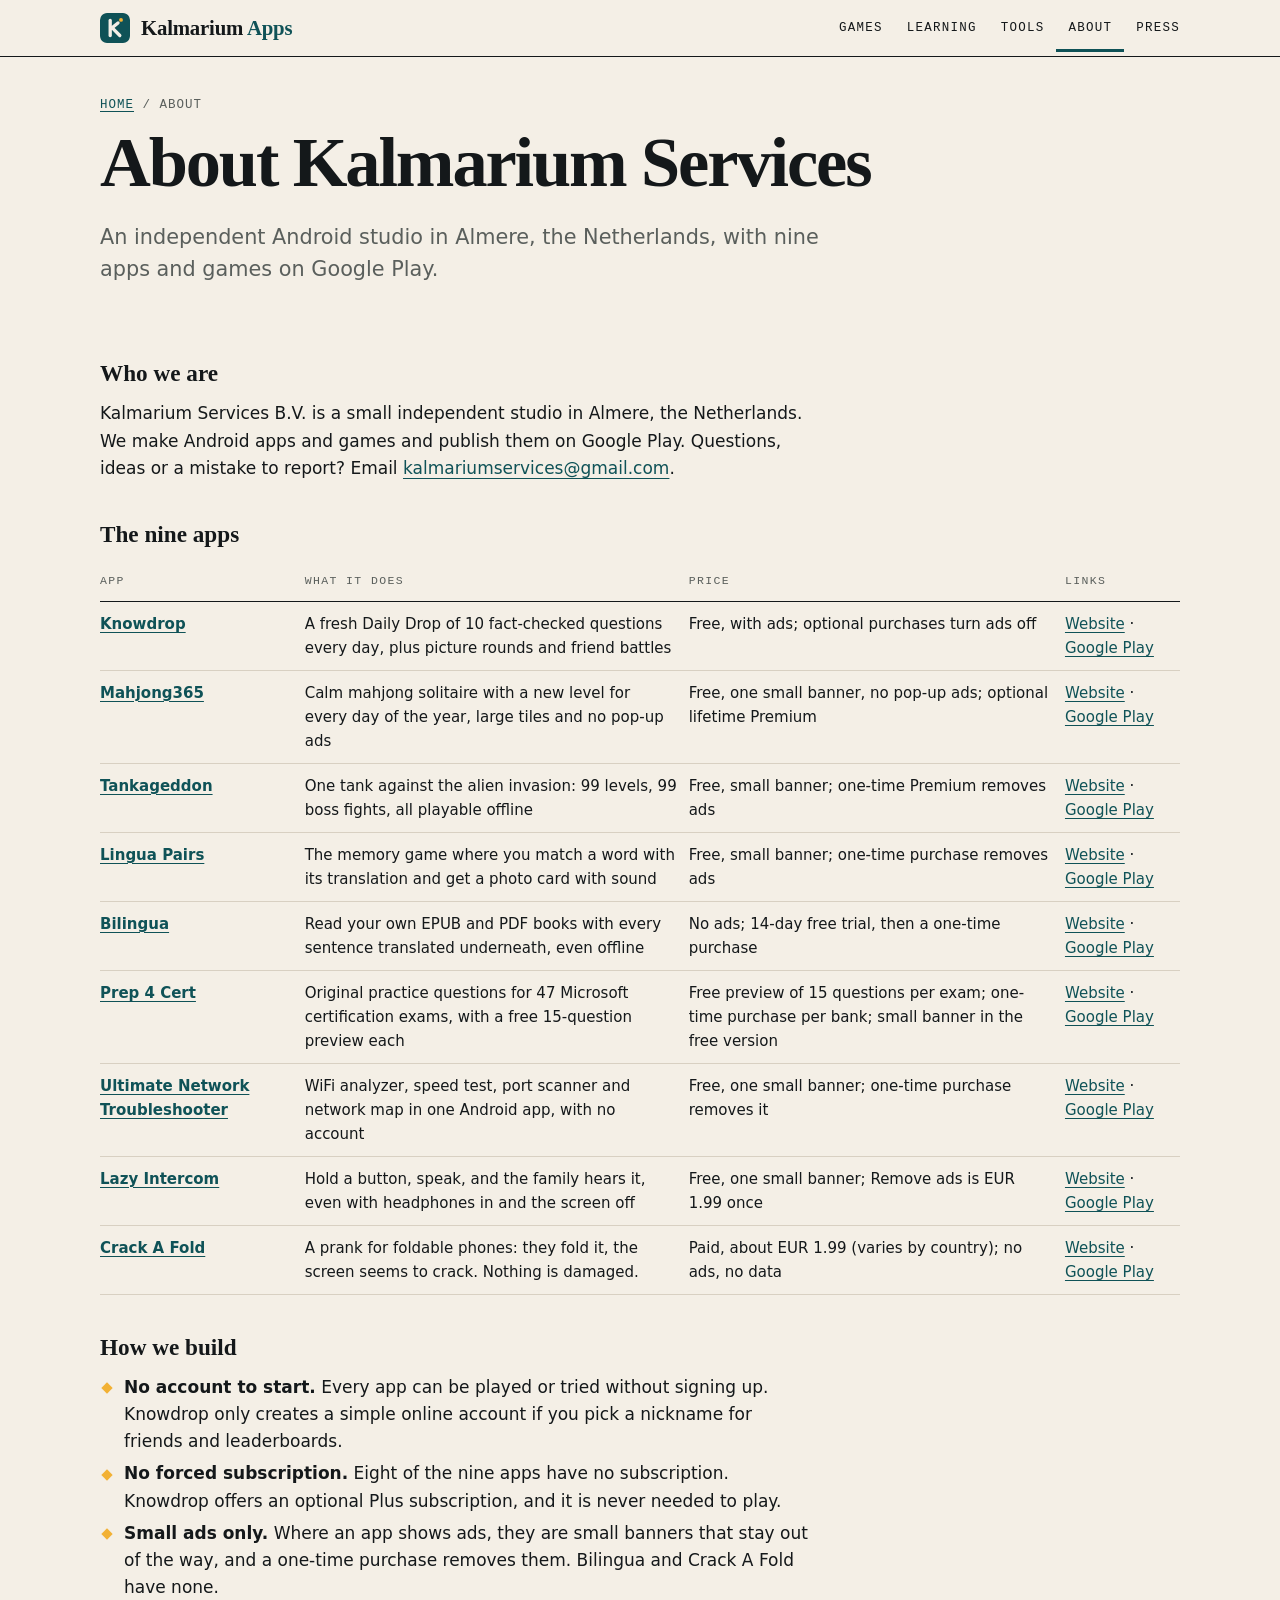
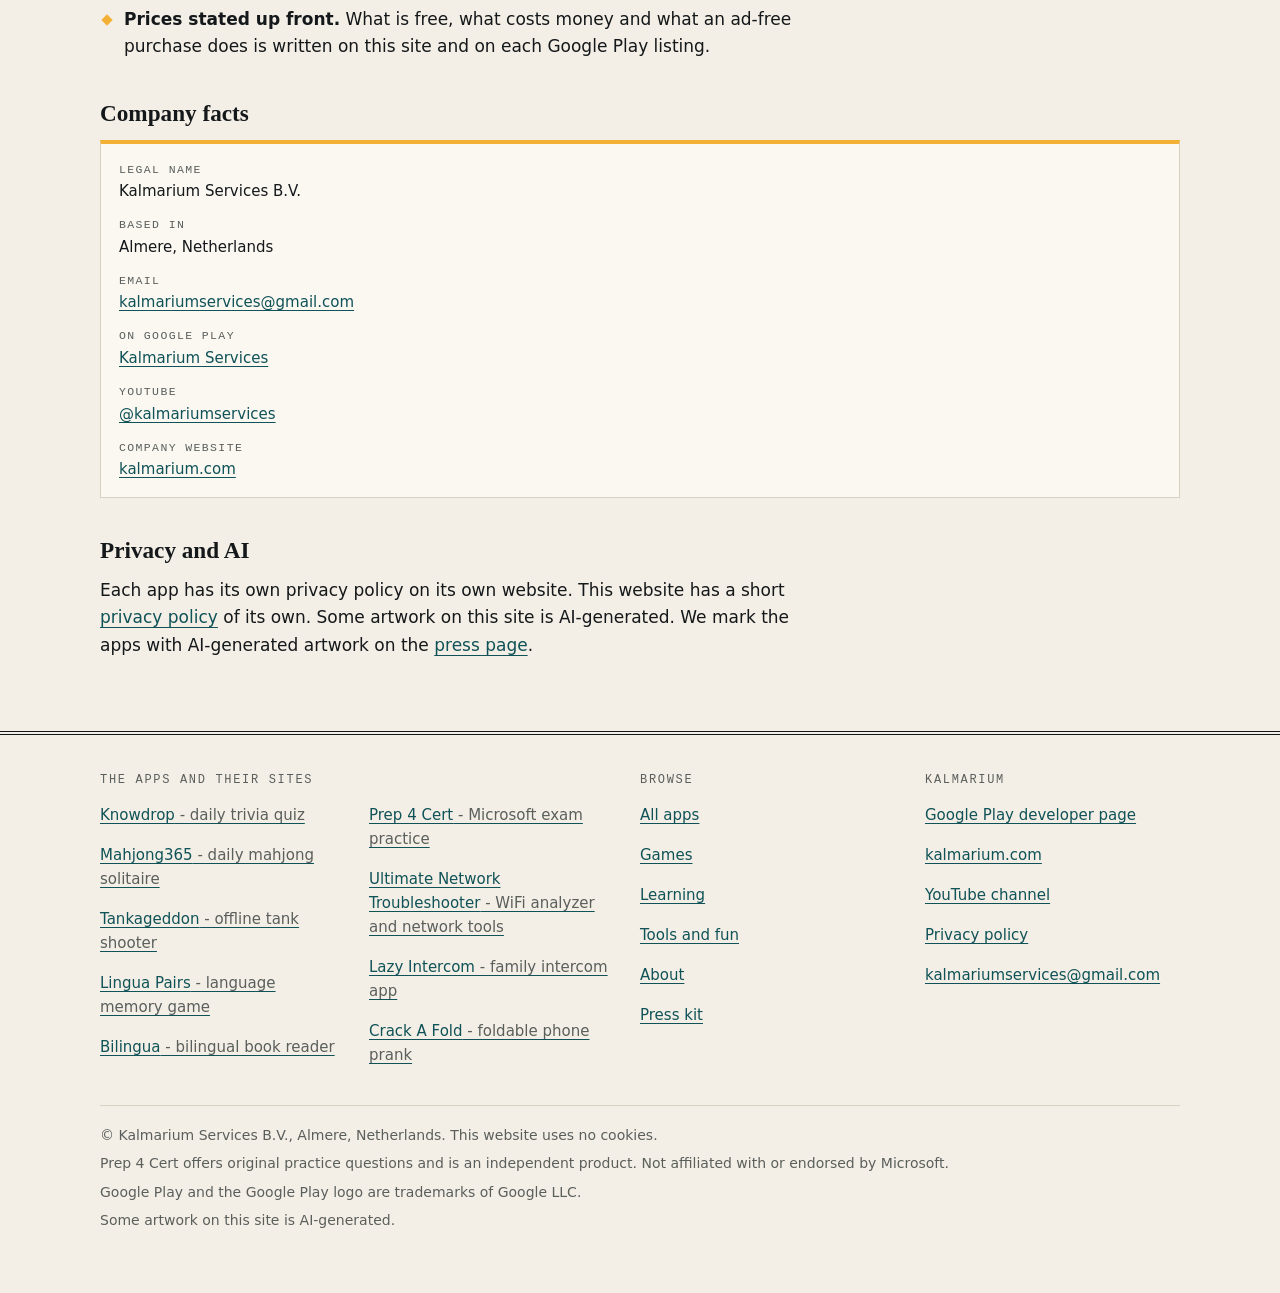
<file: about/index.html>
<!doctype html>
<html lang="en">
<head>
<meta charset="utf-8">
<meta name="viewport" content="width=device-width, initial-scale=1">
<title>About Kalmarium Services: Android Apps from the Netherlands</title>
<meta name="description" content="Kalmarium Services B.V. is a small independent studio in Almere, the Netherlands, making Android apps and games for Google Play. Company facts and contact.">
<link rel="canonical" href="https://apps.kalmarium.com/about/">
<meta name="theme-color" content="#F4EFE6" media="(prefers-color-scheme: light)">
<meta name="theme-color" content="#0E1416" media="(prefers-color-scheme: dark)">
<meta name="color-scheme" content="light dark">
<link rel="icon" type="image/png" href="/assets/favicon.png">
<link rel="apple-touch-icon" href="/assets/apple-touch-icon.png">
<meta property="og:type" content="website">
<meta property="og:site_name" content="Kalmarium Apps">
<meta property="og:locale" content="en_US">
<meta property="og:title" content="About Kalmarium Services: Android Apps from the Netherlands">
<meta property="og:description" content="Kalmarium Services B.V. is a small independent studio in Almere, the Netherlands, making Android apps and games for Google Play. Company facts and contact.">
<meta property="og:url" content="https://apps.kalmarium.com/about/">
<meta property="og:image" content="https://apps.kalmarium.com/og.jpg">
<meta property="og:image:width" content="1200">
<meta property="og:image:height" content="630">
<meta property="og:image:alt" content="Kalmarium Apps: Android apps and games by Kalmarium Services">
<meta name="twitter:card" content="summary_large_image">
<meta name="twitter:title" content="About Kalmarium Services: Android Apps from the Netherlands">
<meta name="twitter:description" content="Kalmarium Services B.V. is a small independent studio in Almere, the Netherlands, making Android apps and games for Google Play. Company facts and contact.">
<meta name="twitter:image" content="https://apps.kalmarium.com/og.jpg">
<link rel="stylesheet" href="/assets/site.css">
<script type="application/ld+json">{"@context":"https://schema.org","@graph":[{"@type":"Organization","@id":"https://apps.kalmarium.com/#org","name":"Kalmarium Services","legalName":"Kalmarium Services B.V.","alternateName":["Kalmarium","Kalmarium Apps"],"url":"https://apps.kalmarium.com/","logo":"https://apps.kalmarium.com/brand/dev-icon-512.png","email":"kalmariumservices@gmail.com","description":"Independent studio in Almere, the Netherlands, making Android apps and games for Google Play.","contactPoint":{"@type":"ContactPoint","email":"kalmariumservices@gmail.com","contactType":"customer support"},"address":{"@type":"PostalAddress","addressLocality":"Almere","addressCountry":"NL"},"sameAs":["https://play.google.com/store/apps/developer?id=Kalmarium+Services","https://www.youtube.com/@kalmariumservices","https://kalmarium.com"]},{"@type":"WebSite","@id":"https://apps.kalmarium.com/#website","name":"Kalmarium Apps","url":"https://apps.kalmarium.com/","publisher":{"@id":"https://apps.kalmarium.com/#org"},"inLanguage":"en"},{"@type":"AboutPage","@id":"https://apps.kalmarium.com/about/#page","url":"https://apps.kalmarium.com/about/","name":"About Kalmarium Services: Android Apps from the Netherlands","isPartOf":{"@id":"https://apps.kalmarium.com/#website"},"about":{"@id":"https://apps.kalmarium.com/#org"},"inLanguage":"en"},{"@type":"BreadcrumbList","@id":"https://apps.kalmarium.com/about/#crumbs","itemListElement":[{"@type":"ListItem","position":1,"name":"Home","item":"https://apps.kalmarium.com/"},{"@type":"ListItem","position":2,"name":"About","item":"https://apps.kalmarium.com/about/"}]}]}</script>
<script defer src="/assets/site.js"></script>
<script defer src="https://overwatch.kalmarium.com/h.js" data-app="kalmarium-hub"></script>
</head>
<body>
<a class="skip" href="#main">Skip to content</a>
<header class="mast"><div class="wrap bar">
<a class="brand" href="/"><img src="/assets/logo.svg" width="30" height="30" alt="Kalmarium logo"><span>Kalmarium <i>Apps</i></span></a>
<nav aria-label="Main"><ul><li><a href="/games/">Games</a></li><li><a href="/learning/">Learning</a></li><li><a href="/tools/">Tools</a></li><li><a href="/about/" aria-current="page">About</a></li><li><a href="/press/">Press</a></li></ul></nav>
</div></header>
<main id="main">
<div class="wrap phead">
<nav class="crumbs" aria-label="Breadcrumb"><a href="/">Home</a> / <span aria-current="page">About</span></nav>
<h1>About Kalmarium Services</h1>
<p class="lede">An independent Android studio in Almere, the Netherlands, with nine apps and games on Google Play.</p>
</div>
<div class="wrap doc wide">
<h2>Who we are</h2>
<p>Kalmarium Services B.V. is a small independent studio in Almere, the Netherlands. We make Android apps and games and publish them on Google Play. Questions, ideas or a mistake to report? Email <a href="mailto:kalmariumservices@gmail.com">kalmariumservices@gmail.com</a>.</p>
<h2>The nine apps</h2>
<table class="tbl"><thead><tr><th scope="col">App</th><th scope="col">What it does</th><th scope="col">Price</th><th scope="col">Links</th></tr></thead><tbody><tr><th scope="row"><a href="https://knowdrop.kalmarium.com/?utm_source=hub&amp;utm_medium=about">Knowdrop</a></th><td data-l="What it does">A fresh Daily Drop of 10 fact-checked questions every day, plus picture rounds and friend battles</td><td data-l="Price">Free, with ads; optional purchases turn ads off</td><td data-l="Links"><a href="https://knowdrop.kalmarium.com/?utm_source=hub&amp;utm_medium=about">Website</a> &middot; <a href="https://play.google.com/store/apps/details?id=com.kalmarium.quizdrop&amp;referrer=utm_source%3Dhub%26utm_medium%3Dabout" rel="noopener">Google Play</a></td></tr><tr><th scope="row"><a href="https://mahjong365.kalmarium.com/?utm_source=hub&amp;utm_medium=about">Mahjong365</a></th><td data-l="What it does">Calm mahjong solitaire with a new level for every day of the year, large tiles and no pop-up ads</td><td data-l="Price">Free, one small banner, no pop-up ads; optional lifetime Premium</td><td data-l="Links"><a href="https://mahjong365.kalmarium.com/?utm_source=hub&amp;utm_medium=about">Website</a> &middot; <a href="https://play.google.com/store/apps/details?id=com.kalmarium.mahjong365&amp;referrer=utm_source%3Dhub%26utm_medium%3Dabout" rel="noopener">Google Play</a></td></tr><tr><th scope="row"><a href="https://tankageddon.kalmarium.com/?utm_source=hub&amp;utm_medium=about">Tankageddon</a></th><td data-l="What it does">One tank against the alien invasion: 99 levels, 99 boss fights, all playable offline</td><td data-l="Price">Free, small banner; one-time Premium removes ads</td><td data-l="Links"><a href="https://tankageddon.kalmarium.com/?utm_source=hub&amp;utm_medium=about">Website</a> &middot; <a href="https://play.google.com/store/apps/details?id=com.kalmarium.tankageddon&amp;referrer=utm_source%3Dhub%26utm_medium%3Dabout" rel="noopener">Google Play</a></td></tr><tr><th scope="row"><a href="https://lingua.kalmarium.com/?utm_source=hub&amp;utm_medium=about">Lingua Pairs</a></th><td data-l="What it does">The memory game where you match a word with its translation and get a photo card with sound</td><td data-l="Price">Free, small banner; one-time purchase removes ads</td><td data-l="Links"><a href="https://lingua.kalmarium.com/?utm_source=hub&amp;utm_medium=about">Website</a> &middot; <a href="https://play.google.com/store/apps/details?id=com.kalmarium.linguapairs&amp;referrer=utm_source%3Dhub%26utm_medium%3Dabout" rel="noopener">Google Play</a></td></tr><tr><th scope="row"><a href="https://bilingua.kalmarium.com/?utm_source=hub&amp;utm_medium=about">Bilingua</a></th><td data-l="What it does">Read your own EPUB and PDF books with every sentence translated underneath, even offline</td><td data-l="Price">No ads; 14-day free trial, then a one-time purchase</td><td data-l="Links"><a href="https://bilingua.kalmarium.com/?utm_source=hub&amp;utm_medium=about">Website</a> &middot; <a href="https://play.google.com/store/apps/details?id=com.lingua.reader&amp;referrer=utm_source%3Dhub%26utm_medium%3Dabout" rel="noopener">Google Play</a></td></tr><tr><th scope="row"><a href="https://prep4cert.kalmarium.com/?utm_source=hub&amp;utm_medium=about">Prep 4 Cert</a></th><td data-l="What it does">Original practice questions for 47 Microsoft certification exams, with a free 15-question preview each</td><td data-l="Price">Free preview of 15 questions per exam; one-time purchase per bank; small banner in the free version</td><td data-l="Links"><a href="https://prep4cert.kalmarium.com/?utm_source=hub&amp;utm_medium=about">Website</a> &middot; <a href="https://play.google.com/store/apps/details?id=com.kalmarium.prep4cert&amp;referrer=utm_source%3Dhub%26utm_medium%3Dabout" rel="noopener">Google Play</a></td></tr><tr><th scope="row"><a href="https://netcheck.kalmarium.com/?utm_source=hub&amp;utm_medium=about">Ultimate Network Troubleshooter</a></th><td data-l="What it does">WiFi analyzer, speed test, port scanner and network map in one Android app, with no account</td><td data-l="Price">Free, one small banner; one-time purchase removes it</td><td data-l="Links"><a href="https://netcheck.kalmarium.com/?utm_source=hub&amp;utm_medium=about">Website</a> &middot; <a href="https://play.google.com/store/apps/details?id=com.kalmarium.networktroubleshooter&amp;referrer=utm_source%3Dhub%26utm_medium%3Dabout" rel="noopener">Google Play</a></td></tr><tr><th scope="row"><a href="https://intercom.kalmarium.com/?utm_source=hub&amp;utm_medium=about">Lazy Intercom</a></th><td data-l="What it does">Hold a button, speak, and the family hears it, even with headphones in and the screen off</td><td data-l="Price">Free, one small banner; Remove ads is EUR 1.99 once</td><td data-l="Links"><a href="https://intercom.kalmarium.com/?utm_source=hub&amp;utm_medium=about">Website</a> &middot; <a href="https://play.google.com/store/apps/details?id=com.kalmarium.lazyintercom&amp;referrer=utm_source%3Dhub%26utm_medium%3Dabout" rel="noopener">Google Play</a></td></tr><tr><th scope="row"><a href="https://crackafold.kalmarium.com/?utm_source=hub&amp;utm_medium=about">Crack A Fold</a></th><td data-l="What it does">A prank for foldable phones: they fold it, the screen seems to crack. Nothing is damaged.</td><td data-l="Price">Paid, about EUR 1.99 (varies by country); no ads, no data</td><td data-l="Links"><a href="https://crackafold.kalmarium.com/?utm_source=hub&amp;utm_medium=about">Website</a> &middot; <a href="https://play.google.com/store/apps/details?id=com.kalmarium.crackafold&amp;referrer=utm_source%3Dhub%26utm_medium%3Dabout" rel="noopener">Google Play</a></td></tr></tbody></table>
<h2>How we build</h2>
<ul class="pts"><li><b>No account to start.</b> Every app can be played or tried without signing up. Knowdrop only creates a simple online account if you pick a nickname for friends and leaderboards.</li><li><b>No forced subscription.</b> Eight of the nine apps have no subscription. Knowdrop offers an optional Plus subscription, and it is never needed to play.</li><li><b>Small ads only.</b> Where an app shows ads, they are small banners that stay out of the way, and a one-time purchase removes them. Bilingua and Crack A Fold have none.</li><li><b>Prices stated up front.</b> What is free, what costs money and what an ad-free purchase does is written on this site and on each Google Play listing.</li></ul>
<h2>Company facts</h2>
<dl class="co"><dt>Legal name</dt><dd>Kalmarium Services B.V.</dd><dt>Based in</dt><dd>Almere, Netherlands</dd><dt>Email</dt><dd><a href="mailto:kalmariumservices@gmail.com">kalmariumservices@gmail.com</a></dd><dt>On Google Play</dt><dd><a href="https://play.google.com/store/apps/developer?id=Kalmarium+Services">Kalmarium Services</a></dd><dt>YouTube</dt><dd><a href="https://www.youtube.com/@kalmariumservices">@kalmariumservices</a></dd><dt>Company website</dt><dd><a href="https://kalmarium.com">kalmarium.com</a></dd></dl>
<h2>Privacy and AI</h2>
<p>Each app has its own privacy policy on its own website. This website has a short <a href="/privacy-policy.html">privacy policy</a> of its own. Some artwork on this site is AI-generated. We mark the apps with AI-generated artwork on the <a href="/press/">press page</a>.</p>
</div>
</main>
<footer class="foot"><div class="wrap">
<div class="fcols">
<nav class="apps" aria-label="App websites"><p class="fh">The apps and their sites</p><ul><li><a href="https://knowdrop.kalmarium.com/?utm_source=hub&amp;utm_medium=about">Knowdrop<span>&nbsp;- daily trivia quiz</span></a></li><li><a href="https://mahjong365.kalmarium.com/?utm_source=hub&amp;utm_medium=about">Mahjong365<span>&nbsp;- daily mahjong solitaire</span></a></li><li><a href="https://tankageddon.kalmarium.com/?utm_source=hub&amp;utm_medium=about">Tankageddon<span>&nbsp;- offline tank shooter</span></a></li><li><a href="https://lingua.kalmarium.com/?utm_source=hub&amp;utm_medium=about">Lingua Pairs<span>&nbsp;- language memory game</span></a></li><li><a href="https://bilingua.kalmarium.com/?utm_source=hub&amp;utm_medium=about">Bilingua<span>&nbsp;- bilingual book reader</span></a></li><li><a href="https://prep4cert.kalmarium.com/?utm_source=hub&amp;utm_medium=about">Prep 4 Cert<span>&nbsp;- Microsoft exam practice</span></a></li><li><a href="https://netcheck.kalmarium.com/?utm_source=hub&amp;utm_medium=about">Ultimate Network Troubleshooter<span>&nbsp;- WiFi analyzer and network tools</span></a></li><li><a href="https://intercom.kalmarium.com/?utm_source=hub&amp;utm_medium=about">Lazy Intercom<span>&nbsp;- family intercom app</span></a></li><li><a href="https://crackafold.kalmarium.com/?utm_source=hub&amp;utm_medium=about">Crack A Fold<span>&nbsp;- foldable phone prank</span></a></li></ul></nav>
<nav aria-label="Browse"><p class="fh">Browse</p><ul><li><a href="/">All apps</a></li><li><a href="/games/">Games</a></li><li><a href="/learning/">Learning</a></li><li><a href="/tools/">Tools and fun</a></li><li><a href="/about/">About</a></li><li><a href="/press/">Press kit</a></li></ul></nav>
<nav aria-label="Kalmarium"><p class="fh">Kalmarium</p><ul><li><a href="https://play.google.com/store/apps/developer?id=Kalmarium+Services">Google Play developer page</a></li><li><a href="https://kalmarium.com">kalmarium.com</a></li><li><a href="https://www.youtube.com/@kalmariumservices">YouTube channel</a></li><li><a href="/privacy-policy.html">Privacy policy</a></li><li><a href="mailto:kalmariumservices@gmail.com">kalmariumservices@gmail.com</a></li></ul></nav>
</div>
<div class="legal"><p>&copy; Kalmarium Services B.V., Almere, Netherlands. This website uses no cookies.</p><p>Prep 4 Cert offers original practice questions and is an independent product. Not affiliated with or endorsed by Microsoft.</p><p>Google Play and the Google Play logo are trademarks of Google LLC.</p><p>Some artwork on this site is AI-generated.</p></div>
</div></footer>
</body>
</html>
</file>
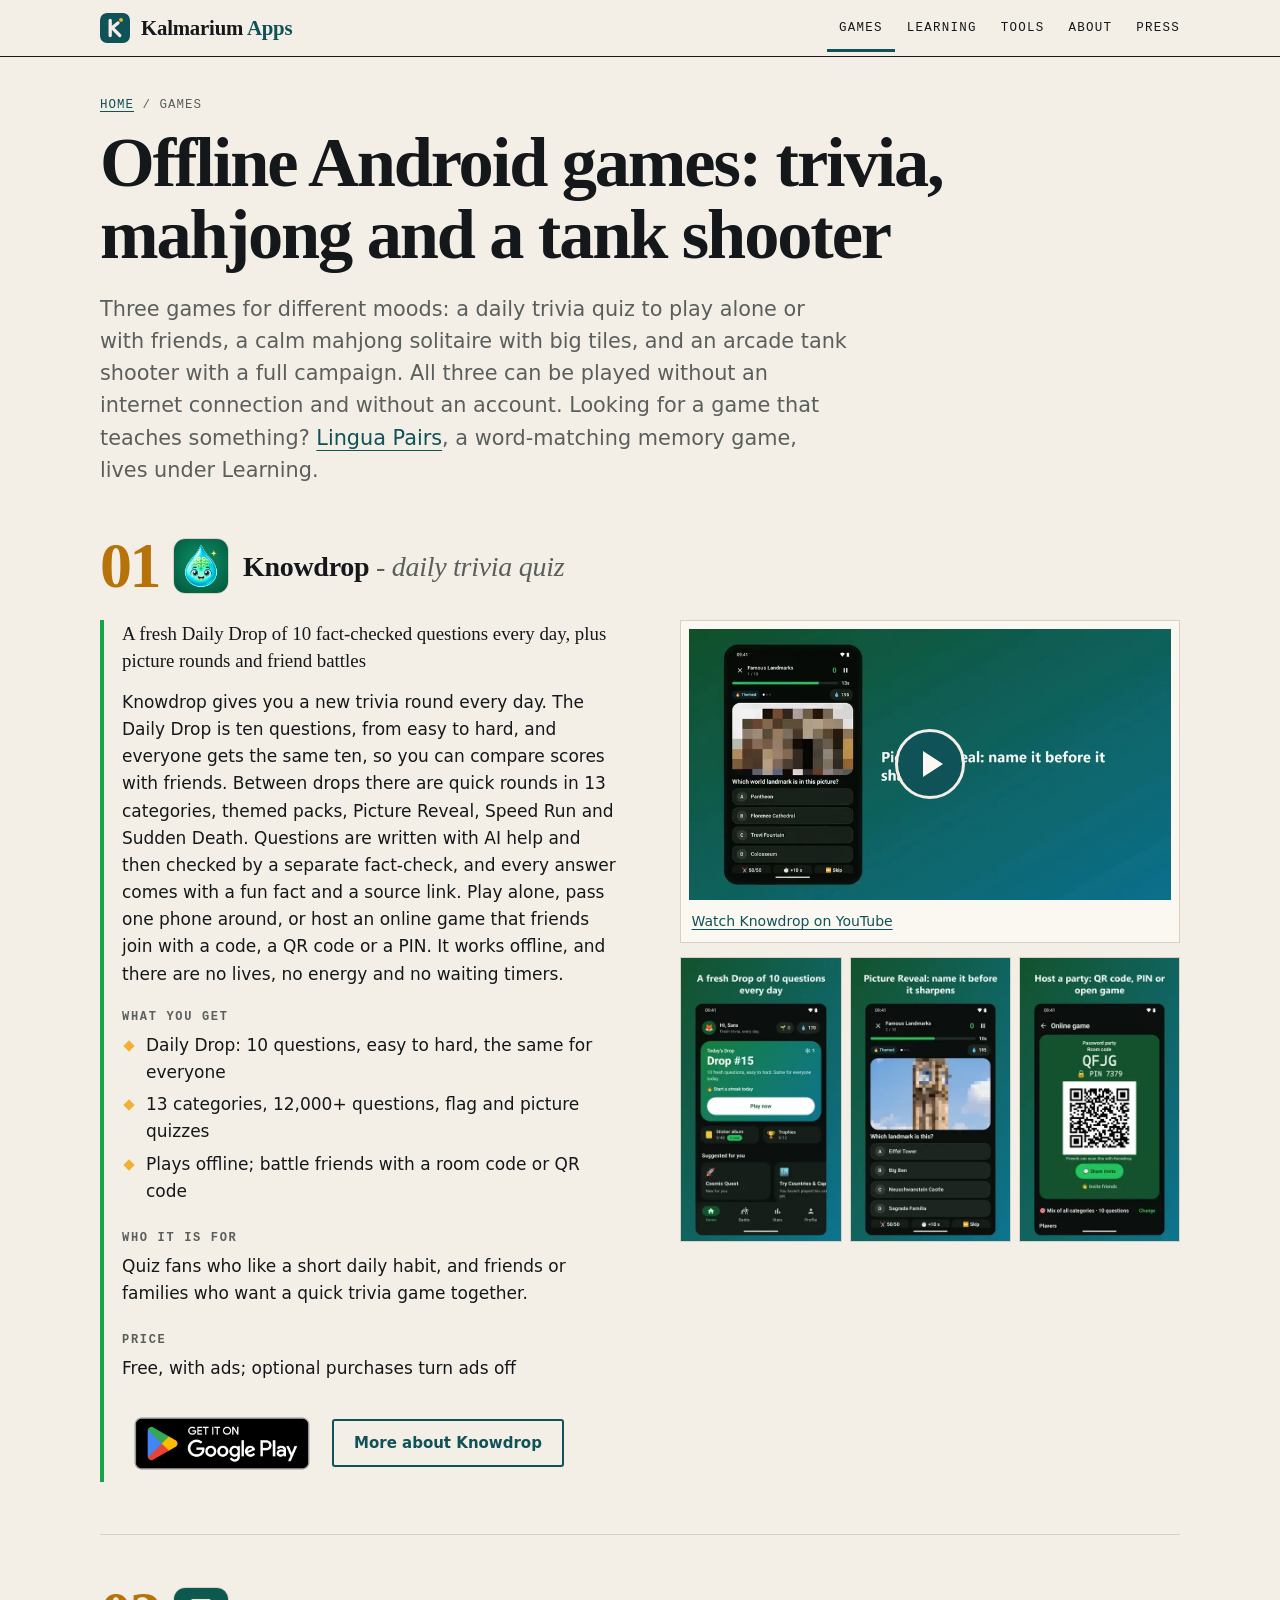
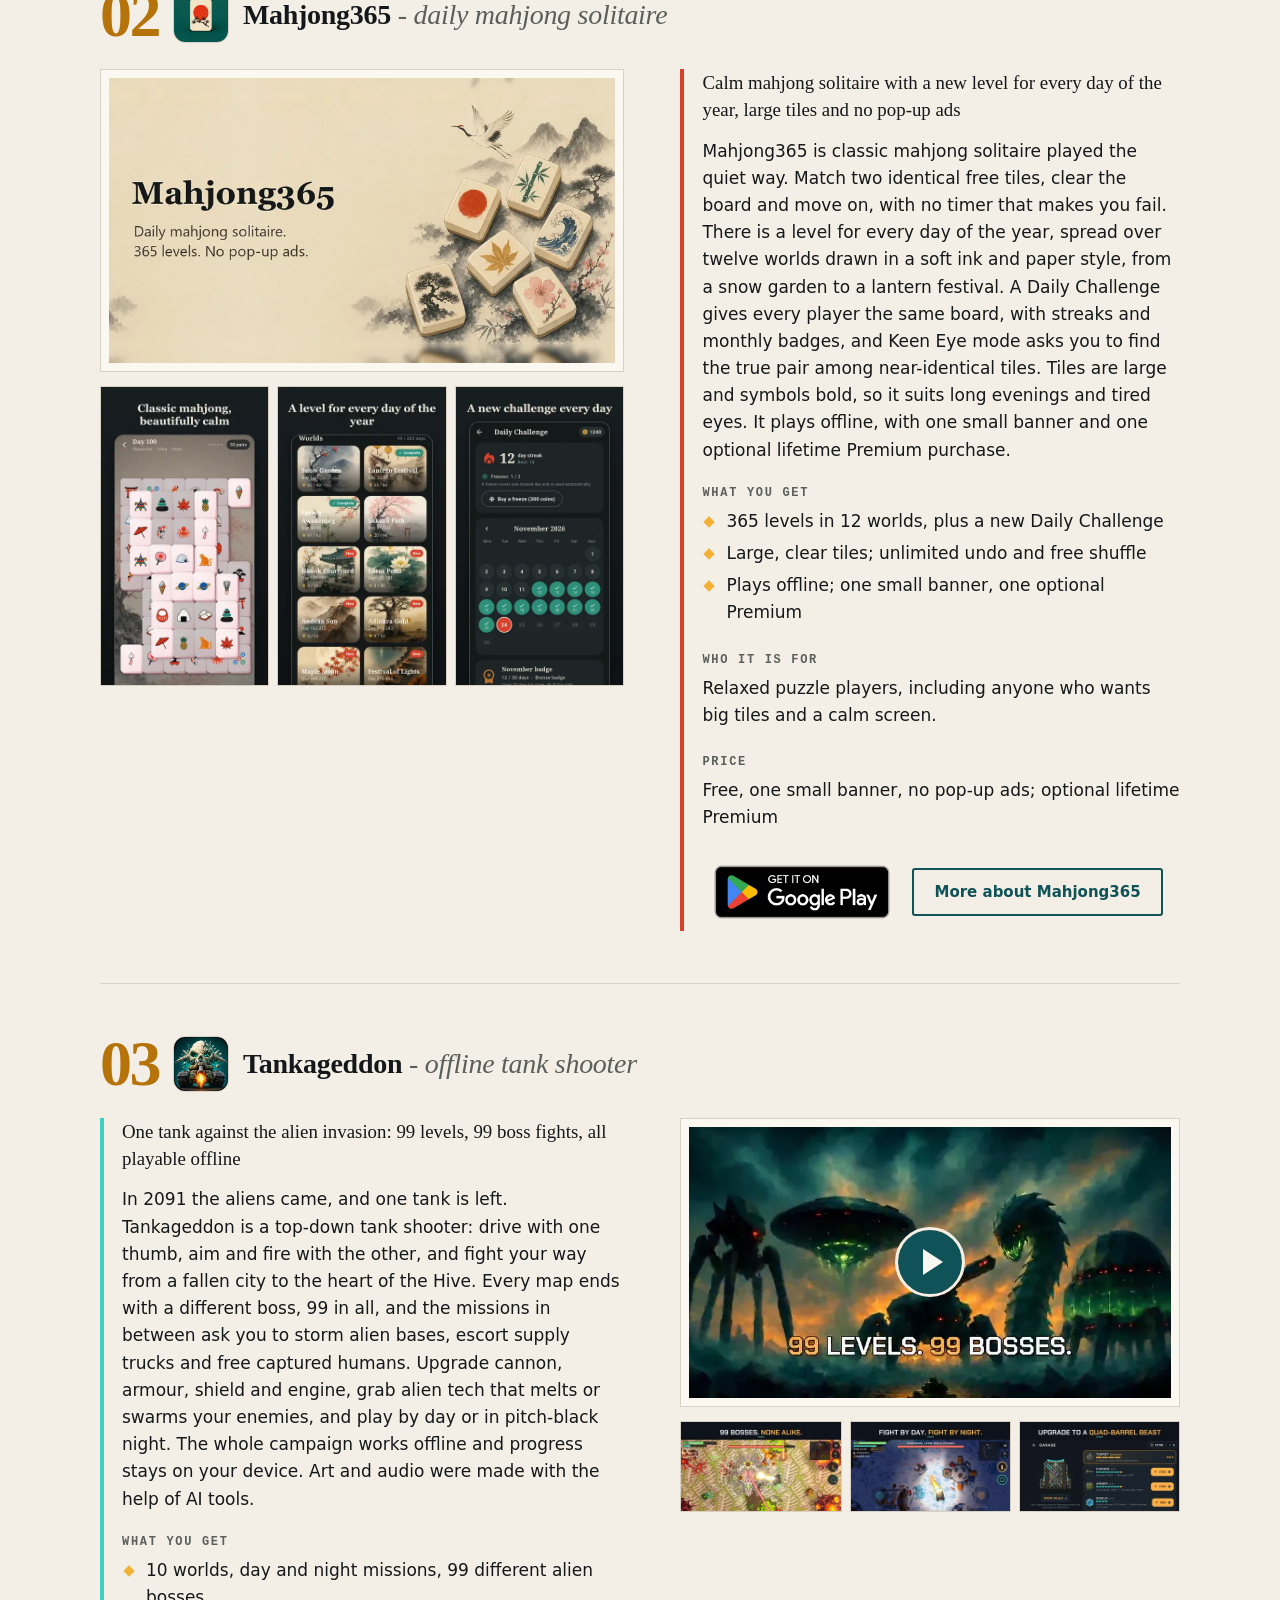
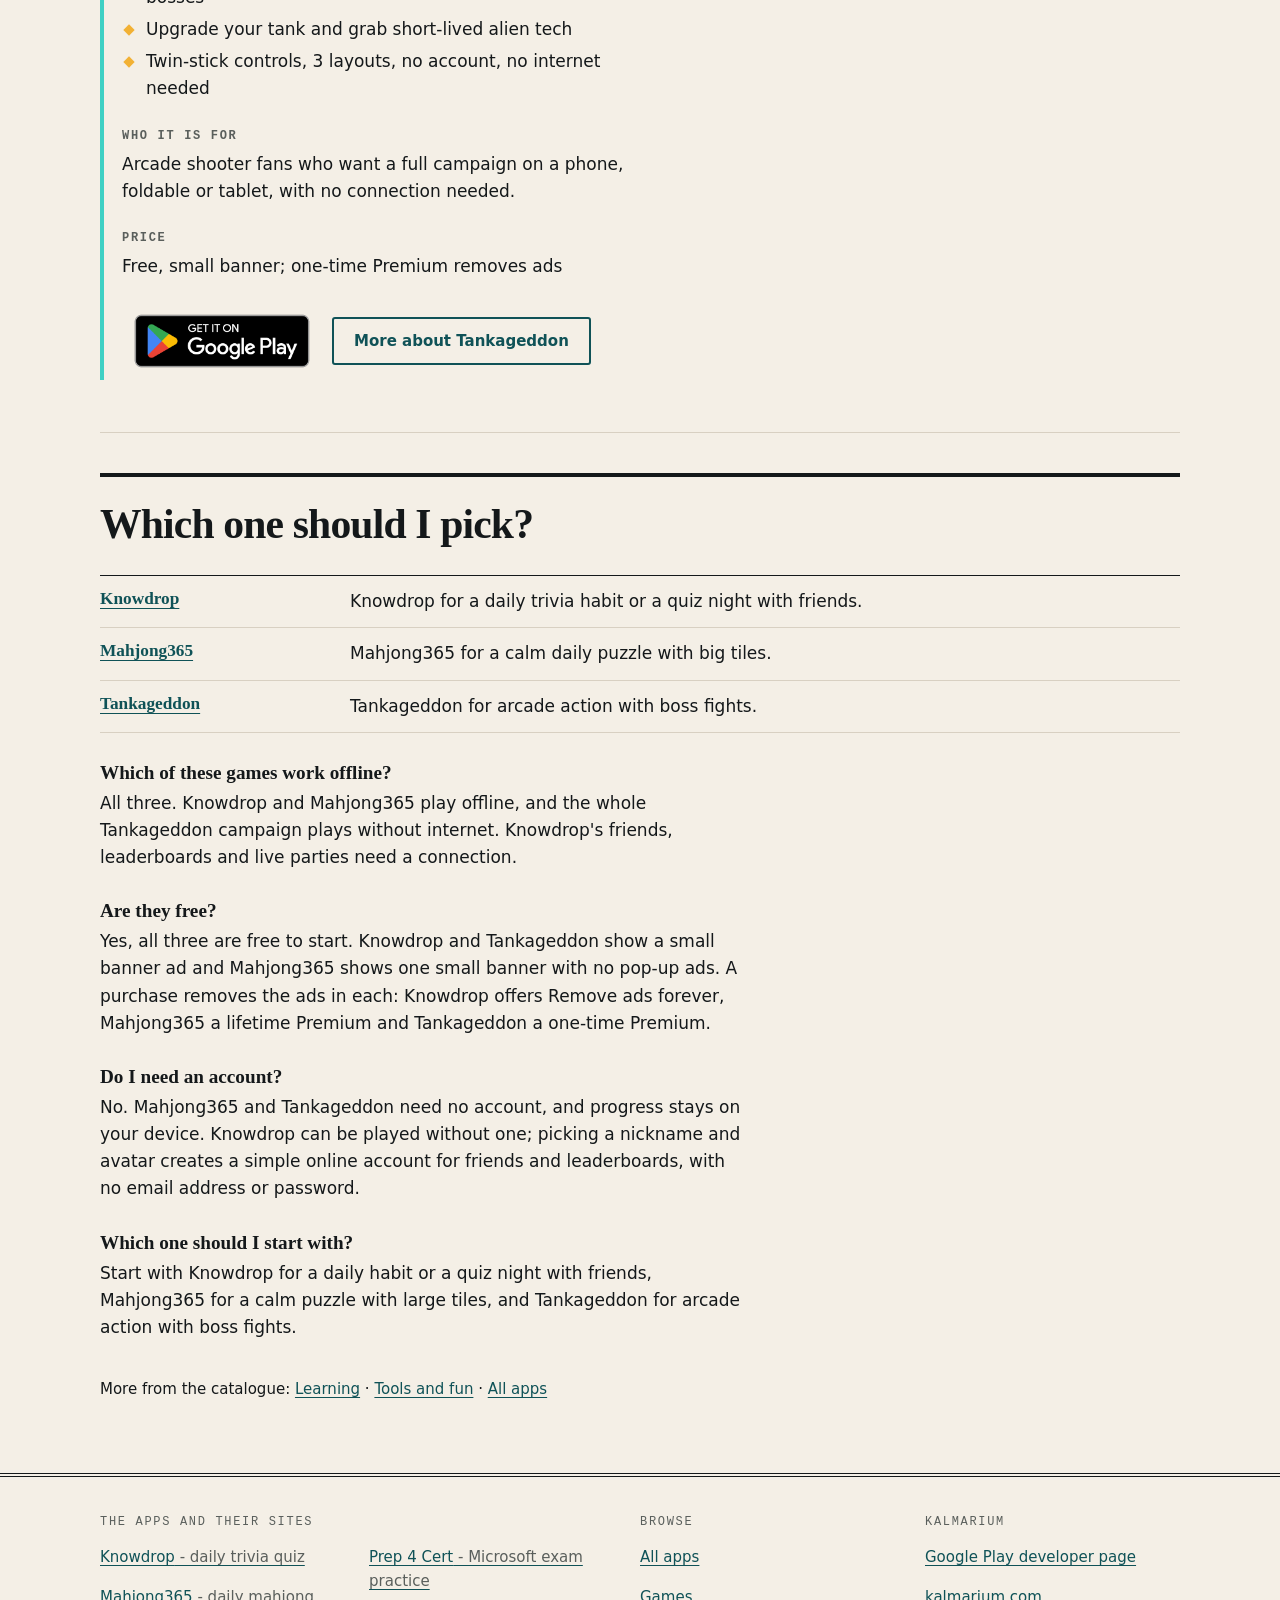
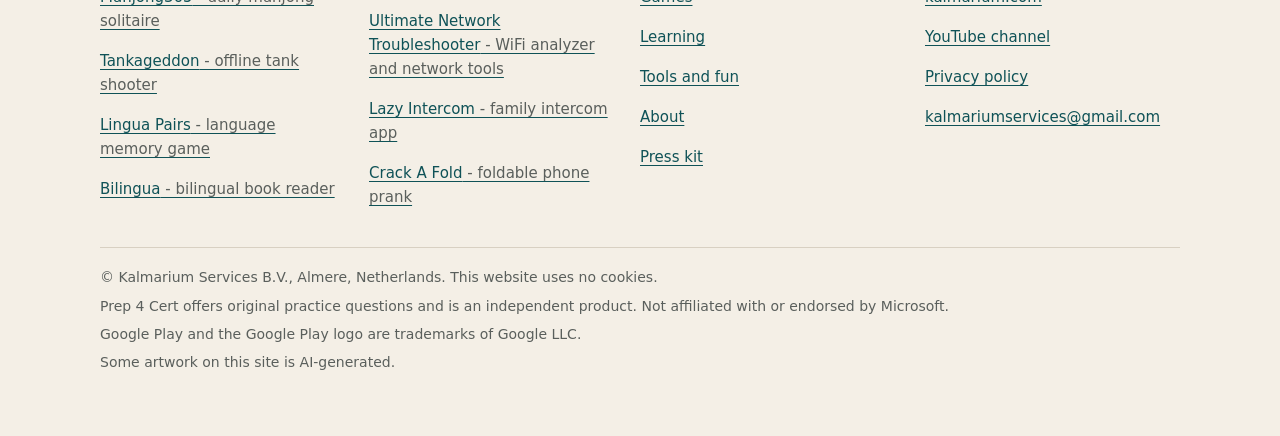
<file: games/index.html>
<!doctype html>
<html lang="en">
<head>
<meta charset="utf-8">
<meta name="viewport" content="width=device-width, initial-scale=1">
<title>Android Games by Kalmarium: Trivia, Mahjong, Tank Shooter</title>
<meta name="description" content="Three Android games you can play offline: Knowdrop trivia quiz, Mahjong365 solitaire and Tankageddon, a tank shooter with 99 boss fights.">
<link rel="canonical" href="https://apps.kalmarium.com/games/">
<meta name="theme-color" content="#F4EFE6" media="(prefers-color-scheme: light)">
<meta name="theme-color" content="#0E1416" media="(prefers-color-scheme: dark)">
<meta name="color-scheme" content="light dark">
<link rel="icon" type="image/png" href="/assets/favicon.png">
<link rel="apple-touch-icon" href="/assets/apple-touch-icon.png">
<meta property="og:type" content="website">
<meta property="og:site_name" content="Kalmarium Apps">
<meta property="og:locale" content="en_US">
<meta property="og:title" content="Android Games by Kalmarium: Trivia, Mahjong, Tank Shooter">
<meta property="og:description" content="Three Android games you can play offline: Knowdrop trivia quiz, Mahjong365 solitaire and Tankageddon, a tank shooter with 99 boss fights.">
<meta property="og:url" content="https://apps.kalmarium.com/games/">
<meta property="og:image" content="https://apps.kalmarium.com/og.jpg">
<meta property="og:image:width" content="1200">
<meta property="og:image:height" content="630">
<meta property="og:image:alt" content="Kalmarium Apps: Android apps and games by Kalmarium Services">
<meta name="twitter:card" content="summary_large_image">
<meta name="twitter:title" content="Android Games by Kalmarium: Trivia, Mahjong, Tank Shooter">
<meta name="twitter:description" content="Three Android games you can play offline: Knowdrop trivia quiz, Mahjong365 solitaire and Tankageddon, a tank shooter with 99 boss fights.">
<meta name="twitter:image" content="https://apps.kalmarium.com/og.jpg">
<link rel="stylesheet" href="/assets/site.css">
<script type="application/ld+json">{"@context":"https://schema.org","@graph":[{"@type":"Organization","@id":"https://apps.kalmarium.com/#org","name":"Kalmarium Services","legalName":"Kalmarium Services B.V.","alternateName":["Kalmarium","Kalmarium Apps"],"url":"https://apps.kalmarium.com/","logo":"https://apps.kalmarium.com/brand/dev-icon-512.png","email":"kalmariumservices@gmail.com","description":"Independent studio in Almere, the Netherlands, making Android apps and games for Google Play.","contactPoint":{"@type":"ContactPoint","email":"kalmariumservices@gmail.com","contactType":"customer support"},"address":{"@type":"PostalAddress","addressLocality":"Almere","addressCountry":"NL"},"sameAs":["https://play.google.com/store/apps/developer?id=Kalmarium+Services","https://www.youtube.com/@kalmariumservices","https://kalmarium.com"]},{"@type":"WebSite","@id":"https://apps.kalmarium.com/#website","name":"Kalmarium Apps","url":"https://apps.kalmarium.com/","publisher":{"@id":"https://apps.kalmarium.com/#org"},"inLanguage":"en"},{"@type":"BreadcrumbList","@id":"https://apps.kalmarium.com/games/#crumbs","itemListElement":[{"@type":"ListItem","position":1,"name":"Home","item":"https://apps.kalmarium.com/"},{"@type":"ListItem","position":2,"name":"Games","item":"https://apps.kalmarium.com/games/"}]},{"@type":"ItemList","@id":"https://apps.kalmarium.com/games/#list","numberOfItems":3,"itemListElement":[{"@type":"ListItem","position":1,"item":{"@type":"VideoGame","@id":"https://knowdrop.kalmarium.com/#app","name":"Knowdrop","description":"A fresh Daily Drop of 10 fact-checked questions every day, plus picture rounds and friend battles","operatingSystem":"Android","applicationCategory":"GameApplication","url":"https://knowdrop.kalmarium.com/","installUrl":"https://play.google.com/store/apps/details?id=com.kalmarium.quizdrop&referrer=utm_source%3Dhub%26utm_medium%3Dgames","image":"https://apps.kalmarium.com/img/knowdrop/tile.webp","offers":{"@type":"Offer","price":"0","priceCurrency":"EUR"},"author":{"@id":"https://apps.kalmarium.com/#org"},"publisher":{"@id":"https://apps.kalmarium.com/#org"},"sameAs":["https://play.google.com/store/apps/details?id=com.kalmarium.quizdrop"],"gamePlatform":"Android"}},{"@type":"ListItem","position":2,"item":{"@type":"VideoGame","@id":"https://mahjong365.kalmarium.com/#app","name":"Mahjong365","description":"Calm mahjong solitaire with a new level for every day of the year, large tiles and no pop-up ads","operatingSystem":"Android","applicationCategory":"GameApplication","url":"https://mahjong365.kalmarium.com/","installUrl":"https://play.google.com/store/apps/details?id=com.kalmarium.mahjong365&referrer=utm_source%3Dhub%26utm_medium%3Dgames","image":"https://apps.kalmarium.com/img/mahjong365/tile.webp","offers":{"@type":"Offer","price":"0","priceCurrency":"EUR"},"author":{"@id":"https://apps.kalmarium.com/#org"},"publisher":{"@id":"https://apps.kalmarium.com/#org"},"sameAs":["https://play.google.com/store/apps/details?id=com.kalmarium.mahjong365"],"gamePlatform":"Android"}},{"@type":"ListItem","position":3,"item":{"@type":"VideoGame","@id":"https://tankageddon.kalmarium.com/#app","name":"Tankageddon","description":"One tank against the alien invasion: 99 levels, 99 boss fights, all playable offline","operatingSystem":"Android","applicationCategory":"GameApplication","url":"https://tankageddon.kalmarium.com/","installUrl":"https://play.google.com/store/apps/details?id=com.kalmarium.tankageddon&referrer=utm_source%3Dhub%26utm_medium%3Dgames","image":"https://apps.kalmarium.com/img/tankageddon/tile.webp","offers":{"@type":"Offer","price":"0","priceCurrency":"EUR"},"author":{"@id":"https://apps.kalmarium.com/#org"},"publisher":{"@id":"https://apps.kalmarium.com/#org"},"sameAs":["https://play.google.com/store/apps/details?id=com.kalmarium.tankageddon"],"gamePlatform":"Android"}}]},{"@type":"VideoObject","name":"Knowdrop: daily trivia quiz, trailer","description":"A short trailer for Knowdrop, the daily trivia quiz for Android: Picture Reveal, quick rounds, fun facts, 13 categories and games with friends.","thumbnailUrl":"https://apps.kalmarium.com/video/knowdrop-poster.webp","uploadDate":"2026-11-15","contentUrl":"https://apps.kalmarium.com/video/knowdrop.mp4","duration":"PT34S","width":1280,"height":720},{"@type":"VideoObject","name":"Tankageddon: offline tank shooter, trailer","description":"A 60 second trailer for Tankageddon: the alien invasion, 99 bosses, 10 worlds and the last tank on Earth.","thumbnailUrl":"https://apps.kalmarium.com/video/tankageddon-poster.webp","uploadDate":"2026-11-20","contentUrl":"https://apps.kalmarium.com/video/tankageddon.mp4","duration":"PT60S","width":1280,"height":720},{"@type":"FAQPage","@id":"https://apps.kalmarium.com/games/#faq","mainEntity":[{"@type":"Question","name":"Which of these games work offline?","acceptedAnswer":{"@type":"Answer","text":"All three. Knowdrop and Mahjong365 play offline, and the whole Tankageddon campaign plays without internet. Knowdrop's friends, leaderboards and live parties need a connection."}},{"@type":"Question","name":"Are they free?","acceptedAnswer":{"@type":"Answer","text":"Yes, all three are free to start. Knowdrop and Tankageddon show a small banner ad and Mahjong365 shows one small banner with no pop-up ads. A purchase removes the ads in each: Knowdrop offers Remove ads forever, Mahjong365 a lifetime Premium and Tankageddon a one-time Premium."}},{"@type":"Question","name":"Do I need an account?","acceptedAnswer":{"@type":"Answer","text":"No. Mahjong365 and Tankageddon need no account, and progress stays on your device. Knowdrop can be played without one; picking a nickname and avatar creates a simple online account for friends and leaderboards, with no email address or password."}},{"@type":"Question","name":"Which one should I start with?","acceptedAnswer":{"@type":"Answer","text":"Start with Knowdrop for a daily habit or a quiz night with friends, Mahjong365 for a calm puzzle with large tiles, and Tankageddon for arcade action with boss fights."}}]}]}</script>
<script defer src="/assets/site.js"></script>
<script defer src="https://overwatch.kalmarium.com/h.js" data-app="kalmarium-hub"></script>
</head>
<body>
<a class="skip" href="#main">Skip to content</a>
<header class="mast"><div class="wrap bar">
<a class="brand" href="/"><img src="/assets/logo.svg" width="30" height="30" alt="Kalmarium logo"><span>Kalmarium <i>Apps</i></span></a>
<nav aria-label="Main"><ul><li><a href="/games/" aria-current="page">Games</a></li><li><a href="/learning/">Learning</a></li><li><a href="/tools/">Tools</a></li><li><a href="/about/">About</a></li><li><a href="/press/">Press</a></li></ul></nav>
</div></header>
<main id="main">
<div class="wrap phead">
<nav class="crumbs" aria-label="Breadcrumb"><a href="/">Home</a> / <span aria-current="page">Games</span></nav>
<h1>Offline Android games: trivia, mahjong and a tank shooter</h1>
<p class="lede">Three games for different moods: a daily trivia quiz to play alone or with friends, a calm mahjong solitaire with big tiles, and an arcade tank shooter with a full campaign. All three can be played without an internet connection and without an account. Looking for a game that teaches something? <a href="/learning/#lingua-pairs">Lingua Pairs</a>, a word-matching memory game, lives under Learning.</p>

</div>
<div class="wrap">
<article class="deep" id="knowdrop" aria-labelledby="knowdrop-h" style="--a:#16a34a">
<header class="dh"><p class="no" aria-hidden="true">01</p><img src="/img/knowdrop/icon.webp" width="56" height="56" alt="Knowdrop app icon" loading="lazy" decoding="async"><h2 id="knowdrop-h"><a href="https://knowdrop.kalmarium.com/?utm_source=hub&amp;utm_medium=games">Knowdrop<span class="d"> - daily trivia quiz</span></a></h2></header>
<div class="dgrid">
<div class="txt">
<p class="hook">A fresh Daily Drop of 10 fact-checked questions every day, plus picture rounds and friend battles</p>
<p>Knowdrop gives you a new trivia round every day. The Daily Drop is ten questions, from easy to hard, and everyone gets the same ten, so you can compare scores with friends. Between drops there are quick rounds in 13 categories, themed packs, Picture Reveal, Speed Run and Sudden Death. Questions are written with AI help and then checked by a separate fact-check, and every answer comes with a fun fact and a source link. Play alone, pass one phone around, or host an online game that friends join with a code, a QR code or a PIN. It works offline, and there are no lives, no energy and no waiting timers.</p>
<h3>What you get</h3>
<ul class="pts"><li>Daily Drop: 10 questions, easy to hard, the same for everyone</li><li>13 categories, 12,000+ questions, flag and picture quizzes</li><li>Plays offline; battle friends with a room code or QR code</li></ul>
<h3>Who it is for</h3>
<p>Quiz fans who like a short daily habit, and friends or families who want a quick trivia game together.</p>
<h3>Price</h3>
<p>Free, with ads; optional purchases turn ads off</p>

<div class="btns"><a class="play-badge" href="https://play.google.com/store/apps/details?id=com.kalmarium.quizdrop&amp;referrer=utm_source%3Dhub%26utm_medium%3Dgames" rel="noopener" aria-label="Get it on Google Play: Knowdrop"><img src="/img/google-play-badge.png" width="646" height="250" alt="Get it on Google Play" loading="lazy" decoding="async"></a><a class="btn alt" href="https://knowdrop.kalmarium.com/?utm_source=hub&amp;utm_medium=games" aria-label="More about Knowdrop, the daily trivia quiz, on its own website">More about Knowdrop</a></div>
</div>
<div class="media"><figure class="tile"><a class="vid" href="/video/knowdrop.mp4" data-video="Play video: Knowdrop: daily trivia quiz, trailer" aria-label="Play video: Knowdrop: daily trivia quiz, trailer"><img src="/video/knowdrop-poster.webp" width="800" height="450" alt="Knowdrop logo, a smiling water drop with a green brain, with the line Fresh trivia, every day and a collage of quiz pictures" loading="lazy" decoding="async"><span class="play" aria-hidden="true"><i></i></span></a><figcaption><a href="https://www.youtube.com/watch?v=GaIAvPnITpM">Watch Knowdrop on YouTube</a></figcaption></figure><div class="shots"><img src="/img/knowdrop/shot-1.webp" width="360" height="640" alt="Knowdrop home screen with today&#x27;s Daily Drop and a Play now button" loading="lazy" decoding="async"><img src="/img/knowdrop/shot-2.webp" width="360" height="640" alt="A Picture Reveal question showing a pixelated landmark with four answer options" loading="lazy" decoding="async"><img src="/img/knowdrop/shot-3.webp" width="360" height="640" alt="Hosting an online Knowdrop game with a room code, a PIN and a QR code" loading="lazy" decoding="async"></div></div>
</div>
</article>
<article class="deep flip" id="mahjong365" aria-labelledby="mahjong365-h" style="--a:#D9412B">
<header class="dh"><p class="no" aria-hidden="true">02</p><img src="/img/mahjong365/icon.webp" width="56" height="56" alt="Mahjong365 app icon" loading="lazy" decoding="async"><h2 id="mahjong365-h"><a href="https://mahjong365.kalmarium.com/?utm_source=hub&amp;utm_medium=games">Mahjong365<span class="d"> - daily mahjong solitaire</span></a></h2></header>
<div class="dgrid">
<div class="txt">
<p class="hook">Calm mahjong solitaire with a new level for every day of the year, large tiles and no pop-up ads</p>
<p>Mahjong365 is classic mahjong solitaire played the quiet way. Match two identical free tiles, clear the board and move on, with no timer that makes you fail. There is a level for every day of the year, spread over twelve worlds drawn in a soft ink and paper style, from a snow garden to a lantern festival. A Daily Challenge gives every player the same board, with streaks and monthly badges, and Keen Eye mode asks you to find the true pair among near-identical tiles. Tiles are large and symbols bold, so it suits long evenings and tired eyes. It plays offline, with one small banner and one optional lifetime Premium purchase.</p>
<h3>What you get</h3>
<ul class="pts"><li>365 levels in 12 worlds, plus a new Daily Challenge</li><li>Large, clear tiles; unlimited undo and free shuffle</li><li>Plays offline; one small banner, one optional Premium</li></ul>
<h3>Who it is for</h3>
<p>Relaxed puzzle players, including anyone who wants big tiles and a calm screen.</p>
<h3>Price</h3>
<p>Free, one small banner, no pop-up ads; optional lifetime Premium</p>

<div class="btns"><a class="play-badge" href="https://play.google.com/store/apps/details?id=com.kalmarium.mahjong365&amp;referrer=utm_source%3Dhub%26utm_medium%3Dgames" rel="noopener" aria-label="Get it on Google Play: Mahjong365"><img src="/img/google-play-badge.png" width="646" height="250" alt="Get it on Google Play" loading="lazy" decoding="async"></a><a class="btn alt" href="https://mahjong365.kalmarium.com/?utm_source=hub&amp;utm_medium=games" aria-label="More about Mahjong365, the daily mahjong solitaire, on its own website">More about Mahjong365</a></div>
</div>
<div class="media"><figure class="tile"><img src="/img/mahjong365/tile.webp" width="800" height="450" alt="Mahjong365 title on a cream ink-wash background beside five mahjong tiles with plants, a sun and a wave" loading="lazy" decoding="async"></figure><div class="shots"><img src="/img/mahjong365/shot-1.webp" width="360" height="640" alt="A Mahjong365 board of large mahjong tiles on day 100" loading="lazy" decoding="async"><img src="/img/mahjong365/shot-2.webp" width="360" height="640" alt="The Mahjong365 world list with ink-wash pictures such as Snow Garden and Lantern Festival" loading="lazy" decoding="async"><img src="/img/mahjong365/shot-3.webp" width="360" height="640" alt="The Daily Challenge screen with a streak counter and a calendar" loading="lazy" decoding="async"></div></div>
</div>
</article>
<article class="deep" id="tankageddon" aria-labelledby="tankageddon-h" style="--a:#3fd0c4">
<header class="dh"><p class="no" aria-hidden="true">03</p><img src="/img/tankageddon/icon.webp" width="56" height="56" alt="Tankageddon app icon" loading="lazy" decoding="async"><h2 id="tankageddon-h"><a href="https://tankageddon.kalmarium.com/?utm_source=hub&amp;utm_medium=games">Tankageddon<span class="d"> - offline tank shooter</span></a></h2></header>
<div class="dgrid">
<div class="txt">
<p class="hook">One tank against the alien invasion: 99 levels, 99 boss fights, all playable offline</p>
<p>In 2091 the aliens came, and one tank is left. Tankageddon is a top-down tank shooter: drive with one thumb, aim and fire with the other, and fight your way from a fallen city to the heart of the Hive. Every map ends with a different boss, 99 in all, and the missions in between ask you to storm alien bases, escort supply trucks and free captured humans. Upgrade cannon, armour, shield and engine, grab alien tech that melts or swarms your enemies, and play by day or in pitch-black night. The whole campaign works offline and progress stays on your device. Art and audio were made with the help of AI tools.</p>
<h3>What you get</h3>
<ul class="pts"><li>10 worlds, day and night missions, 99 different alien bosses</li><li>Upgrade your tank and grab short-lived alien tech</li><li>Twin-stick controls, 3 layouts, no account, no internet needed</li></ul>
<h3>Who it is for</h3>
<p>Arcade shooter fans who want a full campaign on a phone, foldable or tablet, with no connection needed.</p>
<h3>Price</h3>
<p>Free, small banner; one-time Premium removes ads</p>

<div class="btns"><a class="play-badge" href="https://play.google.com/store/apps/details?id=com.kalmarium.tankageddon&amp;referrer=utm_source%3Dhub%26utm_medium%3Dgames" rel="noopener" aria-label="Get it on Google Play: Tankageddon"><img src="/img/google-play-badge.png" width="646" height="250" alt="Get it on Google Play" loading="lazy" decoding="async"></a><a class="btn alt" href="https://tankageddon.kalmarium.com/?utm_source=hub&amp;utm_medium=games" aria-label="More about Tankageddon, the offline tank shooter, on its own website">More about Tankageddon</a></div>
</div>
<div class="media"><figure class="tile"><a class="vid" href="/video/tankageddon.mp4" data-video="Play video: Tankageddon: offline tank shooter, trailer" aria-label="Play video: Tankageddon: offline tank shooter, trailer"><img src="/video/tankageddon-poster.webp" width="800" height="450" alt="A lone tank fires at an alien mothership above a burning ruined city" loading="lazy" decoding="async"><span class="play" aria-hidden="true"><i></i></span></a></figure><div class="shots"><img src="/img/tankageddon/shot-1.webp" width="360" height="202" alt="Tankageddon boss fight with the tank firing at a giant alien boss" loading="lazy" decoding="async"><img src="/img/tankageddon/shot-2.webp" width="360" height="202" alt="A night mission in Tankageddon lit by the tank&#x27;s headlights" loading="lazy" decoding="async"><img src="/img/tankageddon/shot-3.webp" width="360" height="202" alt="The Tankageddon garage screen with tank upgrades from one barrel to four" loading="lazy" decoding="async"></div></div>
</div>
</article>
<section class="pick" aria-labelledby="pick-h">
<h2 id="pick-h">Which one should I pick?</h2>
<dl><div><dt><a href="#knowdrop">Knowdrop</a></dt><dd>Knowdrop for a daily trivia habit or a quiz night with friends.</dd></div><div><dt><a href="#mahjong365">Mahjong365</a></dt><dd>Mahjong365 for a calm daily puzzle with big tiles.</dd></div><div><dt><a href="#tankageddon">Tankageddon</a></dt><dd>Tankageddon for arcade action with boss fights.</dd></div></dl>
<h3>Which of these games work offline?</h3>
<p>All three. Knowdrop and Mahjong365 play offline, and the whole Tankageddon campaign plays without internet. Knowdrop&#x27;s friends, leaderboards and live parties need a connection.</p>
<h3>Are they free?</h3>
<p>Yes, all three are free to start. Knowdrop and Tankageddon show a small banner ad and Mahjong365 shows one small banner with no pop-up ads. A purchase removes the ads in each: Knowdrop offers Remove ads forever, Mahjong365 a lifetime Premium and Tankageddon a one-time Premium.</p>
<h3>Do I need an account?</h3>
<p>No. Mahjong365 and Tankageddon need no account, and progress stays on your device. Knowdrop can be played without one; picking a nickname and avatar creates a simple online account for friends and leaderboards, with no email address or password.</p>
<h3>Which one should I start with?</h3>
<p>Start with Knowdrop for a daily habit or a quiz night with friends, Mahjong365 for a calm puzzle with large tiles, and Tankageddon for arcade action with boss fights.</p>
</section>
<p class="others">More from the catalogue: <a href="/learning/">Learning</a> &middot; <a href="/tools/">Tools and fun</a> &middot; <a href="/">All apps</a></p>
</div>
</main>
<footer class="foot"><div class="wrap">
<div class="fcols">
<nav class="apps" aria-label="App websites"><p class="fh">The apps and their sites</p><ul><li><a href="https://knowdrop.kalmarium.com/?utm_source=hub&amp;utm_medium=games">Knowdrop<span>&nbsp;- daily trivia quiz</span></a></li><li><a href="https://mahjong365.kalmarium.com/?utm_source=hub&amp;utm_medium=games">Mahjong365<span>&nbsp;- daily mahjong solitaire</span></a></li><li><a href="https://tankageddon.kalmarium.com/?utm_source=hub&amp;utm_medium=games">Tankageddon<span>&nbsp;- offline tank shooter</span></a></li><li><a href="https://lingua.kalmarium.com/?utm_source=hub&amp;utm_medium=games">Lingua Pairs<span>&nbsp;- language memory game</span></a></li><li><a href="https://bilingua.kalmarium.com/?utm_source=hub&amp;utm_medium=games">Bilingua<span>&nbsp;- bilingual book reader</span></a></li><li><a href="https://prep4cert.kalmarium.com/?utm_source=hub&amp;utm_medium=games">Prep 4 Cert<span>&nbsp;- Microsoft exam practice</span></a></li><li><a href="https://netcheck.kalmarium.com/?utm_source=hub&amp;utm_medium=games">Ultimate Network Troubleshooter<span>&nbsp;- WiFi analyzer and network tools</span></a></li><li><a href="https://intercom.kalmarium.com/?utm_source=hub&amp;utm_medium=games">Lazy Intercom<span>&nbsp;- family intercom app</span></a></li><li><a href="https://crackafold.kalmarium.com/?utm_source=hub&amp;utm_medium=games">Crack A Fold<span>&nbsp;- foldable phone prank</span></a></li></ul></nav>
<nav aria-label="Browse"><p class="fh">Browse</p><ul><li><a href="/">All apps</a></li><li><a href="/games/">Games</a></li><li><a href="/learning/">Learning</a></li><li><a href="/tools/">Tools and fun</a></li><li><a href="/about/">About</a></li><li><a href="/press/">Press kit</a></li></ul></nav>
<nav aria-label="Kalmarium"><p class="fh">Kalmarium</p><ul><li><a href="https://play.google.com/store/apps/developer?id=Kalmarium+Services">Google Play developer page</a></li><li><a href="https://kalmarium.com">kalmarium.com</a></li><li><a href="https://www.youtube.com/@kalmariumservices">YouTube channel</a></li><li><a href="/privacy-policy.html">Privacy policy</a></li><li><a href="mailto:kalmariumservices@gmail.com">kalmariumservices@gmail.com</a></li></ul></nav>
</div>
<div class="legal"><p>&copy; Kalmarium Services B.V., Almere, Netherlands. This website uses no cookies.</p><p>Prep 4 Cert offers original practice questions and is an independent product. Not affiliated with or endorsed by Microsoft.</p><p>Google Play and the Google Play logo are trademarks of Google LLC.</p><p>Some artwork on this site is AI-generated.</p></div>
</div></footer>
</body>
</html>
</file>
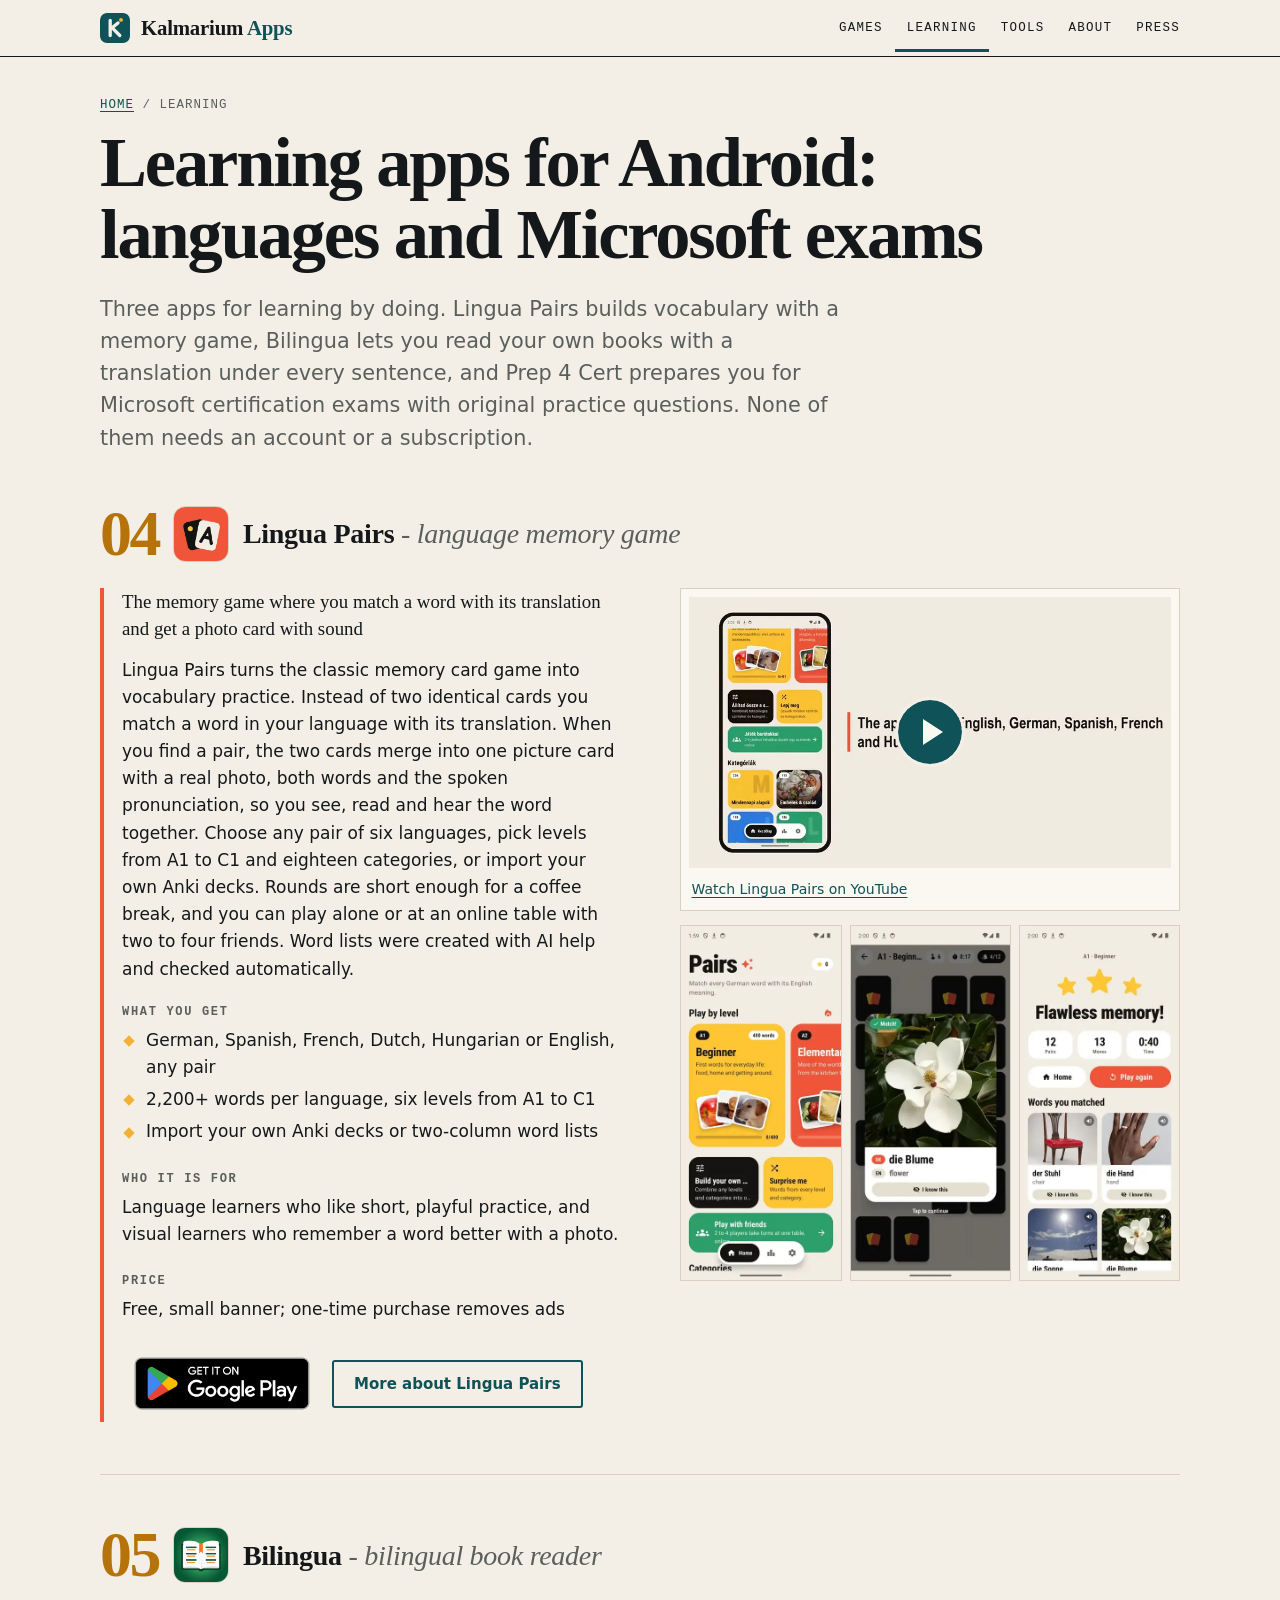
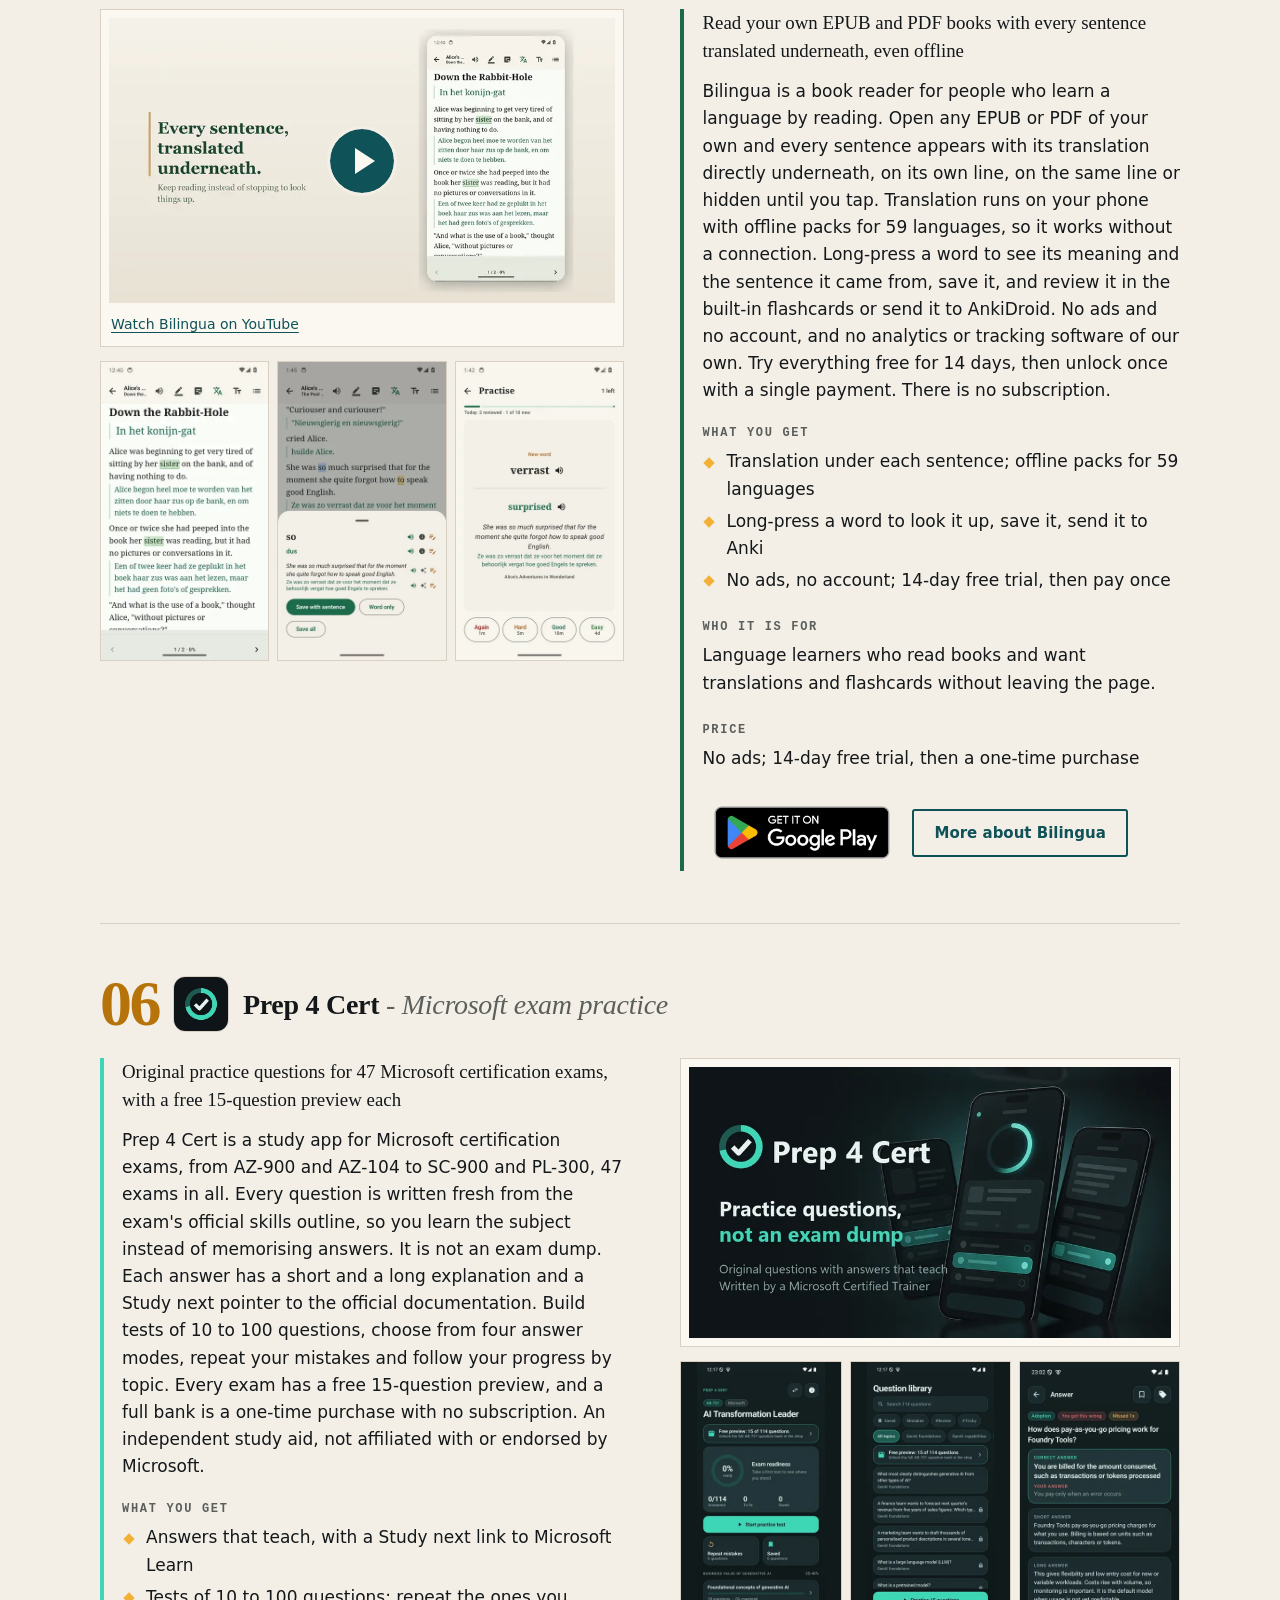
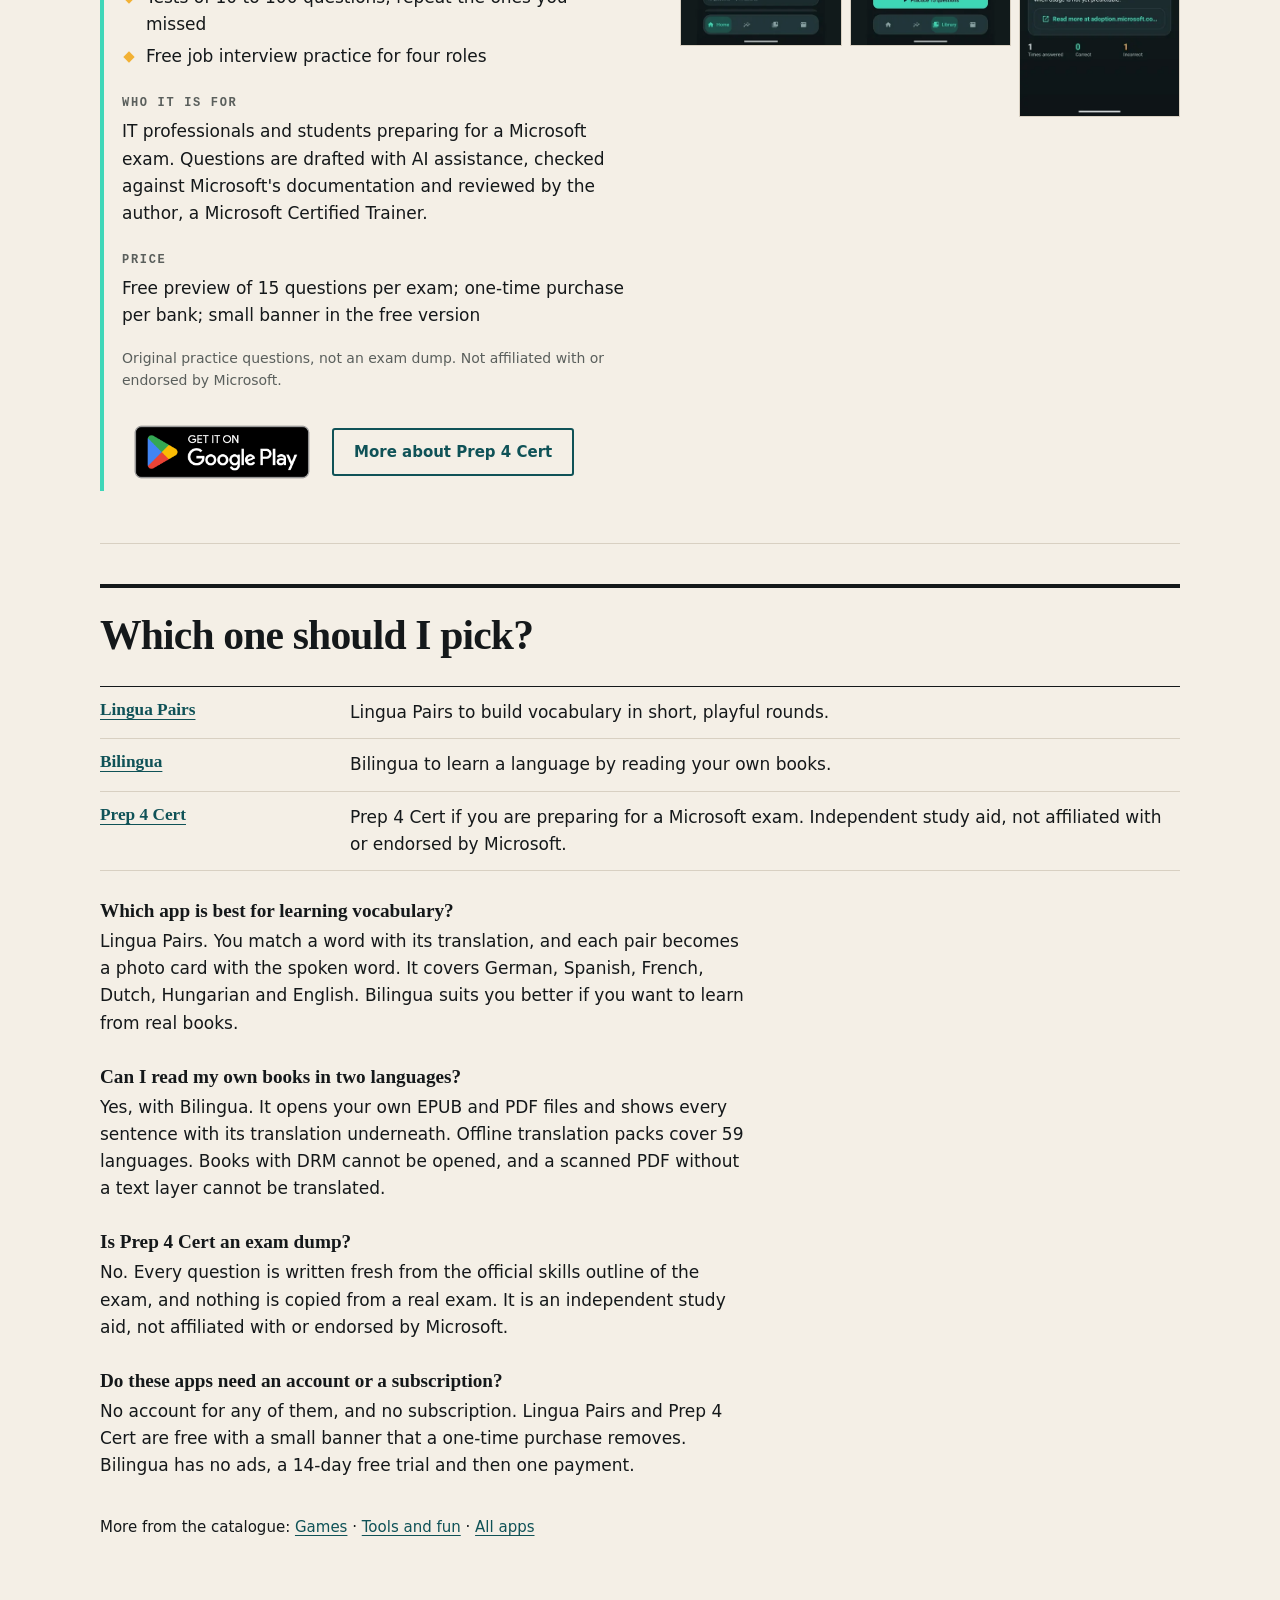
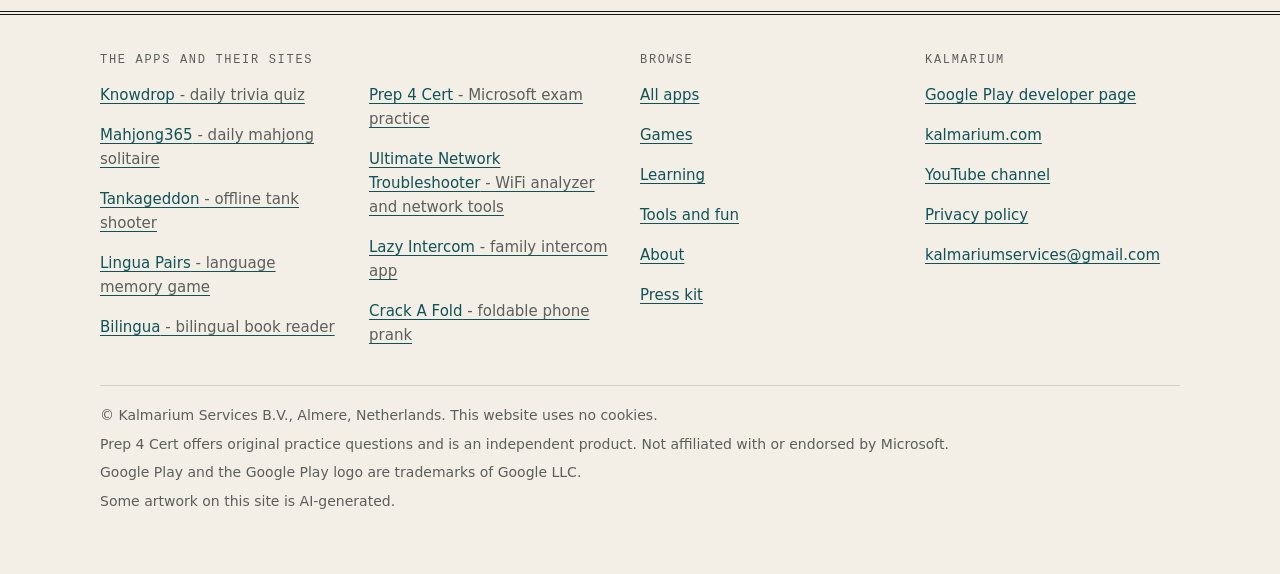
<file: learning/index.html>
<!doctype html>
<html lang="en">
<head>
<meta charset="utf-8">
<meta name="viewport" content="width=device-width, initial-scale=1">
<title>Learning Apps for Android: Languages and Microsoft Exams</title>
<meta name="description" content="Learn words with the Lingua Pairs memory game, read books in two languages with Bilingua, and practise for 47 Microsoft certification exams with Prep 4 Cert.">
<link rel="canonical" href="https://apps.kalmarium.com/learning/">
<meta name="theme-color" content="#F4EFE6" media="(prefers-color-scheme: light)">
<meta name="theme-color" content="#0E1416" media="(prefers-color-scheme: dark)">
<meta name="color-scheme" content="light dark">
<link rel="icon" type="image/png" href="/assets/favicon.png">
<link rel="apple-touch-icon" href="/assets/apple-touch-icon.png">
<meta property="og:type" content="website">
<meta property="og:site_name" content="Kalmarium Apps">
<meta property="og:locale" content="en_US">
<meta property="og:title" content="Learning Apps for Android: Languages and Microsoft Exams">
<meta property="og:description" content="Learn words with the Lingua Pairs memory game, read books in two languages with Bilingua, and practise for 47 Microsoft certification exams with Prep 4 Cert.">
<meta property="og:url" content="https://apps.kalmarium.com/learning/">
<meta property="og:image" content="https://apps.kalmarium.com/og.jpg">
<meta property="og:image:width" content="1200">
<meta property="og:image:height" content="630">
<meta property="og:image:alt" content="Kalmarium Apps: Android apps and games by Kalmarium Services">
<meta name="twitter:card" content="summary_large_image">
<meta name="twitter:title" content="Learning Apps for Android: Languages and Microsoft Exams">
<meta name="twitter:description" content="Learn words with the Lingua Pairs memory game, read books in two languages with Bilingua, and practise for 47 Microsoft certification exams with Prep 4 Cert.">
<meta name="twitter:image" content="https://apps.kalmarium.com/og.jpg">
<link rel="stylesheet" href="/assets/site.css">
<script type="application/ld+json">{"@context":"https://schema.org","@graph":[{"@type":"Organization","@id":"https://apps.kalmarium.com/#org","name":"Kalmarium Services","legalName":"Kalmarium Services B.V.","alternateName":["Kalmarium","Kalmarium Apps"],"url":"https://apps.kalmarium.com/","logo":"https://apps.kalmarium.com/brand/dev-icon-512.png","email":"kalmariumservices@gmail.com","description":"Independent studio in Almere, the Netherlands, making Android apps and games for Google Play.","contactPoint":{"@type":"ContactPoint","email":"kalmariumservices@gmail.com","contactType":"customer support"},"address":{"@type":"PostalAddress","addressLocality":"Almere","addressCountry":"NL"},"sameAs":["https://play.google.com/store/apps/developer?id=Kalmarium+Services","https://www.youtube.com/@kalmariumservices","https://kalmarium.com"]},{"@type":"WebSite","@id":"https://apps.kalmarium.com/#website","name":"Kalmarium Apps","url":"https://apps.kalmarium.com/","publisher":{"@id":"https://apps.kalmarium.com/#org"},"inLanguage":"en"},{"@type":"BreadcrumbList","@id":"https://apps.kalmarium.com/learning/#crumbs","itemListElement":[{"@type":"ListItem","position":1,"name":"Home","item":"https://apps.kalmarium.com/"},{"@type":"ListItem","position":2,"name":"Learning","item":"https://apps.kalmarium.com/learning/"}]},{"@type":"ItemList","@id":"https://apps.kalmarium.com/learning/#list","numberOfItems":3,"itemListElement":[{"@type":"ListItem","position":1,"item":{"@type":"MobileApplication","@id":"https://lingua.kalmarium.com/#app","name":"Lingua Pairs","description":"The memory game where you match a word with its translation and get a photo card with sound","operatingSystem":"Android","applicationCategory":"GameApplication","url":"https://lingua.kalmarium.com/","installUrl":"https://play.google.com/store/apps/details?id=com.kalmarium.linguapairs&referrer=utm_source%3Dhub%26utm_medium%3Dlearning","image":"https://apps.kalmarium.com/img/lingua-pairs/tile.webp","offers":{"@type":"Offer","price":"0","priceCurrency":"EUR"},"author":{"@id":"https://apps.kalmarium.com/#org"},"publisher":{"@id":"https://apps.kalmarium.com/#org"},"sameAs":["https://play.google.com/store/apps/details?id=com.kalmarium.linguapairs"]}},{"@type":"ListItem","position":2,"item":{"@type":"MobileApplication","@id":"https://bilingua.kalmarium.com/#app","name":"Bilingua","description":"Read your own EPUB and PDF books with every sentence translated underneath, even offline","operatingSystem":"Android","applicationCategory":"EducationalApplication","url":"https://bilingua.kalmarium.com/","installUrl":"https://play.google.com/store/apps/details?id=com.lingua.reader&referrer=utm_source%3Dhub%26utm_medium%3Dlearning","image":"https://apps.kalmarium.com/img/bilingua/tile.webp","offers":{"@type":"Offer","price":"0","priceCurrency":"EUR"},"author":{"@id":"https://apps.kalmarium.com/#org"},"publisher":{"@id":"https://apps.kalmarium.com/#org"},"sameAs":["https://play.google.com/store/apps/details?id=com.lingua.reader"]}},{"@type":"ListItem","position":3,"item":{"@type":"MobileApplication","@id":"https://prep4cert.kalmarium.com/#app","name":"Prep 4 Cert","description":"Original practice questions for 47 Microsoft certification exams, with a free 15-question preview each","operatingSystem":"Android","applicationCategory":"EducationalApplication","url":"https://prep4cert.kalmarium.com/","installUrl":"https://play.google.com/store/apps/details?id=com.kalmarium.prep4cert&referrer=utm_source%3Dhub%26utm_medium%3Dlearning","image":"https://apps.kalmarium.com/img/prep4cert/tile.webp","offers":{"@type":"Offer","price":"0","priceCurrency":"EUR"},"author":{"@id":"https://apps.kalmarium.com/#org"},"publisher":{"@id":"https://apps.kalmarium.com/#org"},"sameAs":["https://play.google.com/store/apps/details?id=com.kalmarium.prep4cert"]}}]},{"@type":"VideoObject","name":"Lingua Pairs: the memory game that teaches languages","description":"A promo video for Lingua Pairs: flip two cards, match a word with its translation and get a photo card with the spoken word.","thumbnailUrl":"https://apps.kalmarium.com/video/lingua-pairs-poster.webp","uploadDate":"2026-11-15","contentUrl":"https://apps.kalmarium.com/video/lingua-pairs.mp4","duration":"PT40S","width":1280,"height":720},{"@type":"VideoObject","name":"Bilingua: read real books in the language you are learning","description":"A promo video for Bilingua: a translation under every sentence, word lookup, flashcards and offline translation.","thumbnailUrl":"https://apps.kalmarium.com/video/bilingua-poster.webp","uploadDate":"2026-11-15","contentUrl":"https://apps.kalmarium.com/video/bilingua.mp4","duration":"PT46S","width":1280,"height":720},{"@type":"FAQPage","@id":"https://apps.kalmarium.com/learning/#faq","mainEntity":[{"@type":"Question","name":"Which app is best for learning vocabulary?","acceptedAnswer":{"@type":"Answer","text":"Lingua Pairs. You match a word with its translation, and each pair becomes a photo card with the spoken word. It covers German, Spanish, French, Dutch, Hungarian and English. Bilingua suits you better if you want to learn from real books."}},{"@type":"Question","name":"Can I read my own books in two languages?","acceptedAnswer":{"@type":"Answer","text":"Yes, with Bilingua. It opens your own EPUB and PDF files and shows every sentence with its translation underneath. Offline translation packs cover 59 languages. Books with DRM cannot be opened, and a scanned PDF without a text layer cannot be translated."}},{"@type":"Question","name":"Is Prep 4 Cert an exam dump?","acceptedAnswer":{"@type":"Answer","text":"No. Every question is written fresh from the official skills outline of the exam, and nothing is copied from a real exam. It is an independent study aid, not affiliated with or endorsed by Microsoft."}},{"@type":"Question","name":"Do these apps need an account or a subscription?","acceptedAnswer":{"@type":"Answer","text":"No account for any of them, and no subscription. Lingua Pairs and Prep 4 Cert are free with a small banner that a one-time purchase removes. Bilingua has no ads, a 14-day free trial and then one payment."}}]}]}</script>
<script defer src="/assets/site.js"></script>
<script defer src="https://overwatch.kalmarium.com/h.js" data-app="kalmarium-hub"></script>
</head>
<body>
<a class="skip" href="#main">Skip to content</a>
<header class="mast"><div class="wrap bar">
<a class="brand" href="/"><img src="/assets/logo.svg" width="30" height="30" alt="Kalmarium logo"><span>Kalmarium <i>Apps</i></span></a>
<nav aria-label="Main"><ul><li><a href="/games/">Games</a></li><li><a href="/learning/" aria-current="page">Learning</a></li><li><a href="/tools/">Tools</a></li><li><a href="/about/">About</a></li><li><a href="/press/">Press</a></li></ul></nav>
</div></header>
<main id="main">
<div class="wrap phead">
<nav class="crumbs" aria-label="Breadcrumb"><a href="/">Home</a> / <span aria-current="page">Learning</span></nav>
<h1>Learning apps for Android: languages and Microsoft exams</h1>
<p class="lede">Three apps for learning by doing. Lingua Pairs builds vocabulary with a memory game, Bilingua lets you read your own books with a translation under every sentence, and Prep 4 Cert prepares you for Microsoft certification exams with original practice questions. None of them needs an account or a subscription.</p>

</div>
<div class="wrap">
<article class="deep" id="lingua-pairs" aria-labelledby="lingua-pairs-h" style="--a:#F0553A">
<header class="dh"><p class="no" aria-hidden="true">04</p><img src="/img/lingua-pairs/icon.webp" width="56" height="56" alt="Lingua Pairs app icon" loading="lazy" decoding="async"><h2 id="lingua-pairs-h"><a href="https://lingua.kalmarium.com/?utm_source=hub&amp;utm_medium=learning">Lingua Pairs<span class="d"> - language memory game</span></a></h2></header>
<div class="dgrid">
<div class="txt">
<p class="hook">The memory game where you match a word with its translation and get a photo card with sound</p>
<p>Lingua Pairs turns the classic memory card game into vocabulary practice. Instead of two identical cards you match a word in your language with its translation. When you find a pair, the two cards merge into one picture card with a real photo, both words and the spoken pronunciation, so you see, read and hear the word together. Choose any pair of six languages, pick levels from A1 to C1 and eighteen categories, or import your own Anki decks. Rounds are short enough for a coffee break, and you can play alone or at an online table with two to four friends. Word lists were created with AI help and checked automatically.</p>
<h3>What you get</h3>
<ul class="pts"><li>German, Spanish, French, Dutch, Hungarian or English, any pair</li><li>2,200+ words per language, six levels from A1 to C1</li><li>Import your own Anki decks or two-column word lists</li></ul>
<h3>Who it is for</h3>
<p>Language learners who like short, playful practice, and visual learners who remember a word better with a photo.</p>
<h3>Price</h3>
<p>Free, small banner; one-time purchase removes ads</p>

<div class="btns"><a class="play-badge" href="https://play.google.com/store/apps/details?id=com.kalmarium.linguapairs&amp;referrer=utm_source%3Dhub%26utm_medium%3Dlearning" rel="noopener" aria-label="Get it on Google Play: Lingua Pairs"><img src="/img/google-play-badge.png" width="646" height="250" alt="Get it on Google Play" loading="lazy" decoding="async"></a><a class="btn alt" href="https://lingua.kalmarium.com/?utm_source=hub&amp;utm_medium=learning" aria-label="More about Lingua Pairs, the language memory game, on its own website">More about Lingua Pairs</a></div>
</div>
<div class="media"><figure class="tile"><a class="vid" href="/video/lingua-pairs.mp4" data-video="Play video: Lingua Pairs: the memory game that teaches languages" aria-label="Play video: Lingua Pairs: the memory game that teaches languages"><img src="/video/lingua-pairs-poster.webp" width="800" height="450" alt="Lingua Pairs title beside an illustration of two smiling people holding cards among European landmarks" loading="lazy" decoding="async"><span class="play" aria-hidden="true"><i></i></span></a><figcaption><a href="https://www.youtube.com/watch?v=MUHGI4thGqQ">Watch Lingua Pairs on YouTube</a></figcaption></figure><div class="shots"><img src="/img/lingua-pairs/shot-1.webp" width="360" height="800" alt="Lingua Pairs home screen with levels from A1 beginner and a button to play with friends" loading="lazy" decoding="async"><img src="/img/lingua-pairs/shot-2.webp" width="360" height="800" alt="A matched pair showing a photo of a flower with the German word die Blume" loading="lazy" decoding="async"><img src="/img/lingua-pairs/shot-3.webp" width="360" height="800" alt="The result screen with three stars, pairs, moves, time and the words matched" loading="lazy" decoding="async"></div></div>
</div>
</article>
<article class="deep flip" id="bilingua" aria-labelledby="bilingua-h" style="--a:#1a6b4b">
<header class="dh"><p class="no" aria-hidden="true">05</p><img src="/img/bilingua/icon.webp" width="56" height="56" alt="Bilingua app icon" loading="lazy" decoding="async"><h2 id="bilingua-h"><a href="https://bilingua.kalmarium.com/?utm_source=hub&amp;utm_medium=learning">Bilingua<span class="d"> - bilingual book reader</span></a></h2></header>
<div class="dgrid">
<div class="txt">
<p class="hook">Read your own EPUB and PDF books with every sentence translated underneath, even offline</p>
<p>Bilingua is a book reader for people who learn a language by reading. Open any EPUB or PDF of your own and every sentence appears with its translation directly underneath, on its own line, on the same line or hidden until you tap. Translation runs on your phone with offline packs for 59 languages, so it works without a connection. Long-press a word to see its meaning and the sentence it came from, save it, and review it in the built-in flashcards or send it to AnkiDroid. No ads and no account, and no analytics or tracking software of our own. Try everything free for 14 days, then unlock once with a single payment. There is no subscription.</p>
<h3>What you get</h3>
<ul class="pts"><li>Translation under each sentence; offline packs for 59 languages</li><li>Long-press a word to look it up, save it, send it to Anki</li><li>No ads, no account; 14-day free trial, then pay once</li></ul>
<h3>Who it is for</h3>
<p>Language learners who read books and want translations and flashcards without leaving the page.</p>
<h3>Price</h3>
<p>No ads; 14-day free trial, then a one-time purchase</p>

<div class="btns"><a class="play-badge" href="https://play.google.com/store/apps/details?id=com.lingua.reader&amp;referrer=utm_source%3Dhub%26utm_medium%3Dlearning" rel="noopener" aria-label="Get it on Google Play: Bilingua"><img src="/img/google-play-badge.png" width="646" height="250" alt="Get it on Google Play" loading="lazy" decoding="async"></a><a class="btn alt" href="https://bilingua.kalmarium.com/?utm_source=hub&amp;utm_medium=learning" aria-label="More about Bilingua, the bilingual book reader, on its own website">More about Bilingua</a></div>
</div>
<div class="media"><figure class="tile"><a class="vid" href="/video/bilingua.mp4" data-video="Play video: Bilingua: read real books in the language you are learning" aria-label="Play video: Bilingua: read real books in the language you are learning"><img src="/video/bilingua-poster.webp" width="800" height="450" alt="Bilingua Reader with the line Every sentence, translated underneath and a phone showing an English book with Dutch translation" loading="lazy" decoding="async"><span class="play" aria-hidden="true"><i></i></span></a><figcaption><a href="https://www.youtube.com/watch?v=ditH32F_NWM">Watch Bilingua on YouTube</a></figcaption></figure><div class="shots"><img src="/img/bilingua/shot-1.webp" width="360" height="640" alt="Bilingua showing an English book with the Dutch translation under each sentence" loading="lazy" decoding="async"><img src="/img/bilingua/shot-2.webp" width="360" height="640" alt="Word lookup sheet with the translation, the sentence and buttons to save the word" loading="lazy" decoding="async"><img src="/img/bilingua/shot-3.webp" width="360" height="640" alt="A built-in flashcard with Again, Hard, Good and Easy buttons" loading="lazy" decoding="async"></div></div>
</div>
</article>
<article class="deep" id="prep4cert" aria-labelledby="prep4cert-h" style="--a:#3ed6b8">
<header class="dh"><p class="no" aria-hidden="true">06</p><img src="/img/prep4cert/icon.webp" width="56" height="56" alt="Prep 4 Cert app icon" loading="lazy" decoding="async"><h2 id="prep4cert-h"><a href="https://prep4cert.kalmarium.com/?utm_source=hub&amp;utm_medium=learning">Prep 4 Cert<span class="d"> - Microsoft exam practice</span></a></h2></header>
<div class="dgrid">
<div class="txt">
<p class="hook">Original practice questions for 47 Microsoft certification exams, with a free 15-question preview each</p>
<p>Prep 4 Cert is a study app for Microsoft certification exams, from AZ-900 and AZ-104 to SC-900 and PL-300, 47 exams in all. Every question is written fresh from the exam&#x27;s official skills outline, so you learn the subject instead of memorising answers. It is not an exam dump. Each answer has a short and a long explanation and a Study next pointer to the official documentation. Build tests of 10 to 100 questions, choose from four answer modes, repeat your mistakes and follow your progress by topic. Every exam has a free 15-question preview, and a full bank is a one-time purchase with no subscription. An independent study aid, not affiliated with or endorsed by Microsoft.</p>
<h3>What you get</h3>
<ul class="pts"><li>Answers that teach, with a Study next link to Microsoft Learn</li><li>Tests of 10 to 100 questions; repeat the ones you missed</li><li>Free job interview practice for four roles</li></ul>
<h3>Who it is for</h3>
<p>IT professionals and students preparing for a Microsoft exam. Questions are drafted with AI assistance, checked against Microsoft&#x27;s documentation and reviewed by the author, a Microsoft Certified Trainer.</p>
<h3>Price</h3>
<p>Free preview of 15 questions per exam; one-time purchase per bank; small banner in the free version</p>
<p class="note">Original practice questions, not an exam dump. Not affiliated with or endorsed by Microsoft.</p>
<div class="btns"><a class="play-badge" href="https://play.google.com/store/apps/details?id=com.kalmarium.prep4cert&amp;referrer=utm_source%3Dhub%26utm_medium%3Dlearning" rel="noopener" aria-label="Get it on Google Play: Prep 4 Cert"><img src="/img/google-play-badge.png" width="646" height="250" alt="Get it on Google Play" loading="lazy" decoding="async"></a><a class="btn alt" href="https://prep4cert.kalmarium.com/?utm_source=hub&amp;utm_medium=learning" aria-label="More about Prep 4 Cert, the Microsoft exam practice, on its own website">More about Prep 4 Cert</a></div>
</div>
<div class="media"><figure class="tile"><img src="/img/prep4cert/tile.webp" width="800" height="450" alt="Prep 4 Cert logo and the line Practice questions, not an exam dump beside three dark phone screens" loading="lazy" decoding="async"></figure><div class="shots"><img src="/img/prep4cert/shot-1.webp" width="360" height="640" alt="Prep 4 Cert home screen with exam readiness and a Start practice test button" loading="lazy" decoding="async"><img src="/img/prep4cert/shot-2.webp" width="360" height="640" alt="The question library with search, saved and mistakes filters and topic chips" loading="lazy" decoding="async"><img src="/img/prep4cert/shot-3.webp" width="360" height="800" alt="An answer screen with the correct answer, a short answer, a long answer and a link to Microsoft documentation" loading="lazy" decoding="async"></div></div>
</div>
</article>
<section class="pick" aria-labelledby="pick-h">
<h2 id="pick-h">Which one should I pick?</h2>
<dl><div><dt><a href="#lingua-pairs">Lingua Pairs</a></dt><dd>Lingua Pairs to build vocabulary in short, playful rounds.</dd></div><div><dt><a href="#bilingua">Bilingua</a></dt><dd>Bilingua to learn a language by reading your own books.</dd></div><div><dt><a href="#prep4cert">Prep 4 Cert</a></dt><dd>Prep 4 Cert if you are preparing for a Microsoft exam. Independent study aid, not affiliated with or endorsed by Microsoft.</dd></div></dl>
<h3>Which app is best for learning vocabulary?</h3>
<p>Lingua Pairs. You match a word with its translation, and each pair becomes a photo card with the spoken word. It covers German, Spanish, French, Dutch, Hungarian and English. Bilingua suits you better if you want to learn from real books.</p>
<h3>Can I read my own books in two languages?</h3>
<p>Yes, with Bilingua. It opens your own EPUB and PDF files and shows every sentence with its translation underneath. Offline translation packs cover 59 languages. Books with DRM cannot be opened, and a scanned PDF without a text layer cannot be translated.</p>
<h3>Is Prep 4 Cert an exam dump?</h3>
<p>No. Every question is written fresh from the official skills outline of the exam, and nothing is copied from a real exam. It is an independent study aid, not affiliated with or endorsed by Microsoft.</p>
<h3>Do these apps need an account or a subscription?</h3>
<p>No account for any of them, and no subscription. Lingua Pairs and Prep 4 Cert are free with a small banner that a one-time purchase removes. Bilingua has no ads, a 14-day free trial and then one payment.</p>
</section>
<p class="others">More from the catalogue: <a href="/games/">Games</a> &middot; <a href="/tools/">Tools and fun</a> &middot; <a href="/">All apps</a></p>
</div>
</main>
<footer class="foot"><div class="wrap">
<div class="fcols">
<nav class="apps" aria-label="App websites"><p class="fh">The apps and their sites</p><ul><li><a href="https://knowdrop.kalmarium.com/?utm_source=hub&amp;utm_medium=learning">Knowdrop<span>&nbsp;- daily trivia quiz</span></a></li><li><a href="https://mahjong365.kalmarium.com/?utm_source=hub&amp;utm_medium=learning">Mahjong365<span>&nbsp;- daily mahjong solitaire</span></a></li><li><a href="https://tankageddon.kalmarium.com/?utm_source=hub&amp;utm_medium=learning">Tankageddon<span>&nbsp;- offline tank shooter</span></a></li><li><a href="https://lingua.kalmarium.com/?utm_source=hub&amp;utm_medium=learning">Lingua Pairs<span>&nbsp;- language memory game</span></a></li><li><a href="https://bilingua.kalmarium.com/?utm_source=hub&amp;utm_medium=learning">Bilingua<span>&nbsp;- bilingual book reader</span></a></li><li><a href="https://prep4cert.kalmarium.com/?utm_source=hub&amp;utm_medium=learning">Prep 4 Cert<span>&nbsp;- Microsoft exam practice</span></a></li><li><a href="https://netcheck.kalmarium.com/?utm_source=hub&amp;utm_medium=learning">Ultimate Network Troubleshooter<span>&nbsp;- WiFi analyzer and network tools</span></a></li><li><a href="https://intercom.kalmarium.com/?utm_source=hub&amp;utm_medium=learning">Lazy Intercom<span>&nbsp;- family intercom app</span></a></li><li><a href="https://crackafold.kalmarium.com/?utm_source=hub&amp;utm_medium=learning">Crack A Fold<span>&nbsp;- foldable phone prank</span></a></li></ul></nav>
<nav aria-label="Browse"><p class="fh">Browse</p><ul><li><a href="/">All apps</a></li><li><a href="/games/">Games</a></li><li><a href="/learning/">Learning</a></li><li><a href="/tools/">Tools and fun</a></li><li><a href="/about/">About</a></li><li><a href="/press/">Press kit</a></li></ul></nav>
<nav aria-label="Kalmarium"><p class="fh">Kalmarium</p><ul><li><a href="https://play.google.com/store/apps/developer?id=Kalmarium+Services">Google Play developer page</a></li><li><a href="https://kalmarium.com">kalmarium.com</a></li><li><a href="https://www.youtube.com/@kalmariumservices">YouTube channel</a></li><li><a href="/privacy-policy.html">Privacy policy</a></li><li><a href="mailto:kalmariumservices@gmail.com">kalmariumservices@gmail.com</a></li></ul></nav>
</div>
<div class="legal"><p>&copy; Kalmarium Services B.V., Almere, Netherlands. This website uses no cookies.</p><p>Prep 4 Cert offers original practice questions and is an independent product. Not affiliated with or endorsed by Microsoft.</p><p>Google Play and the Google Play logo are trademarks of Google LLC.</p><p>Some artwork on this site is AI-generated.</p></div>
</div></footer>
</body>
</html>
</file>
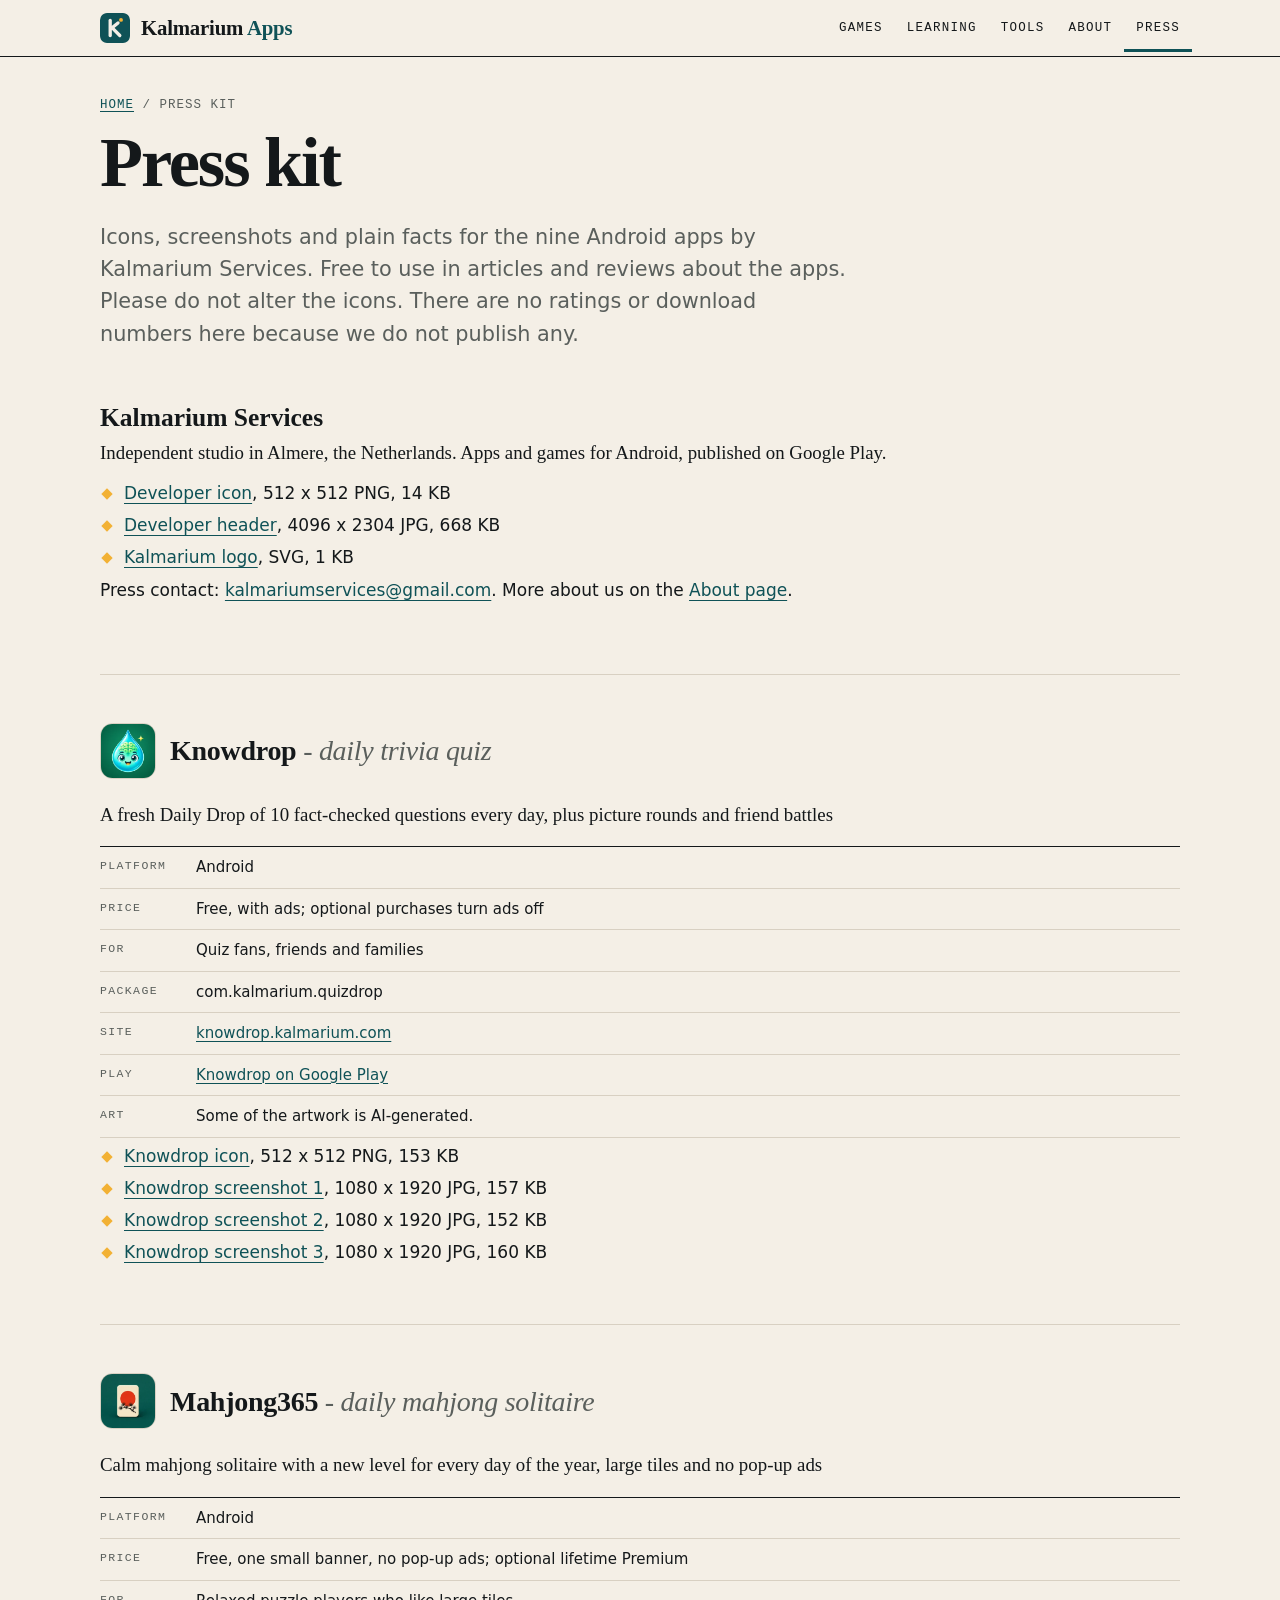
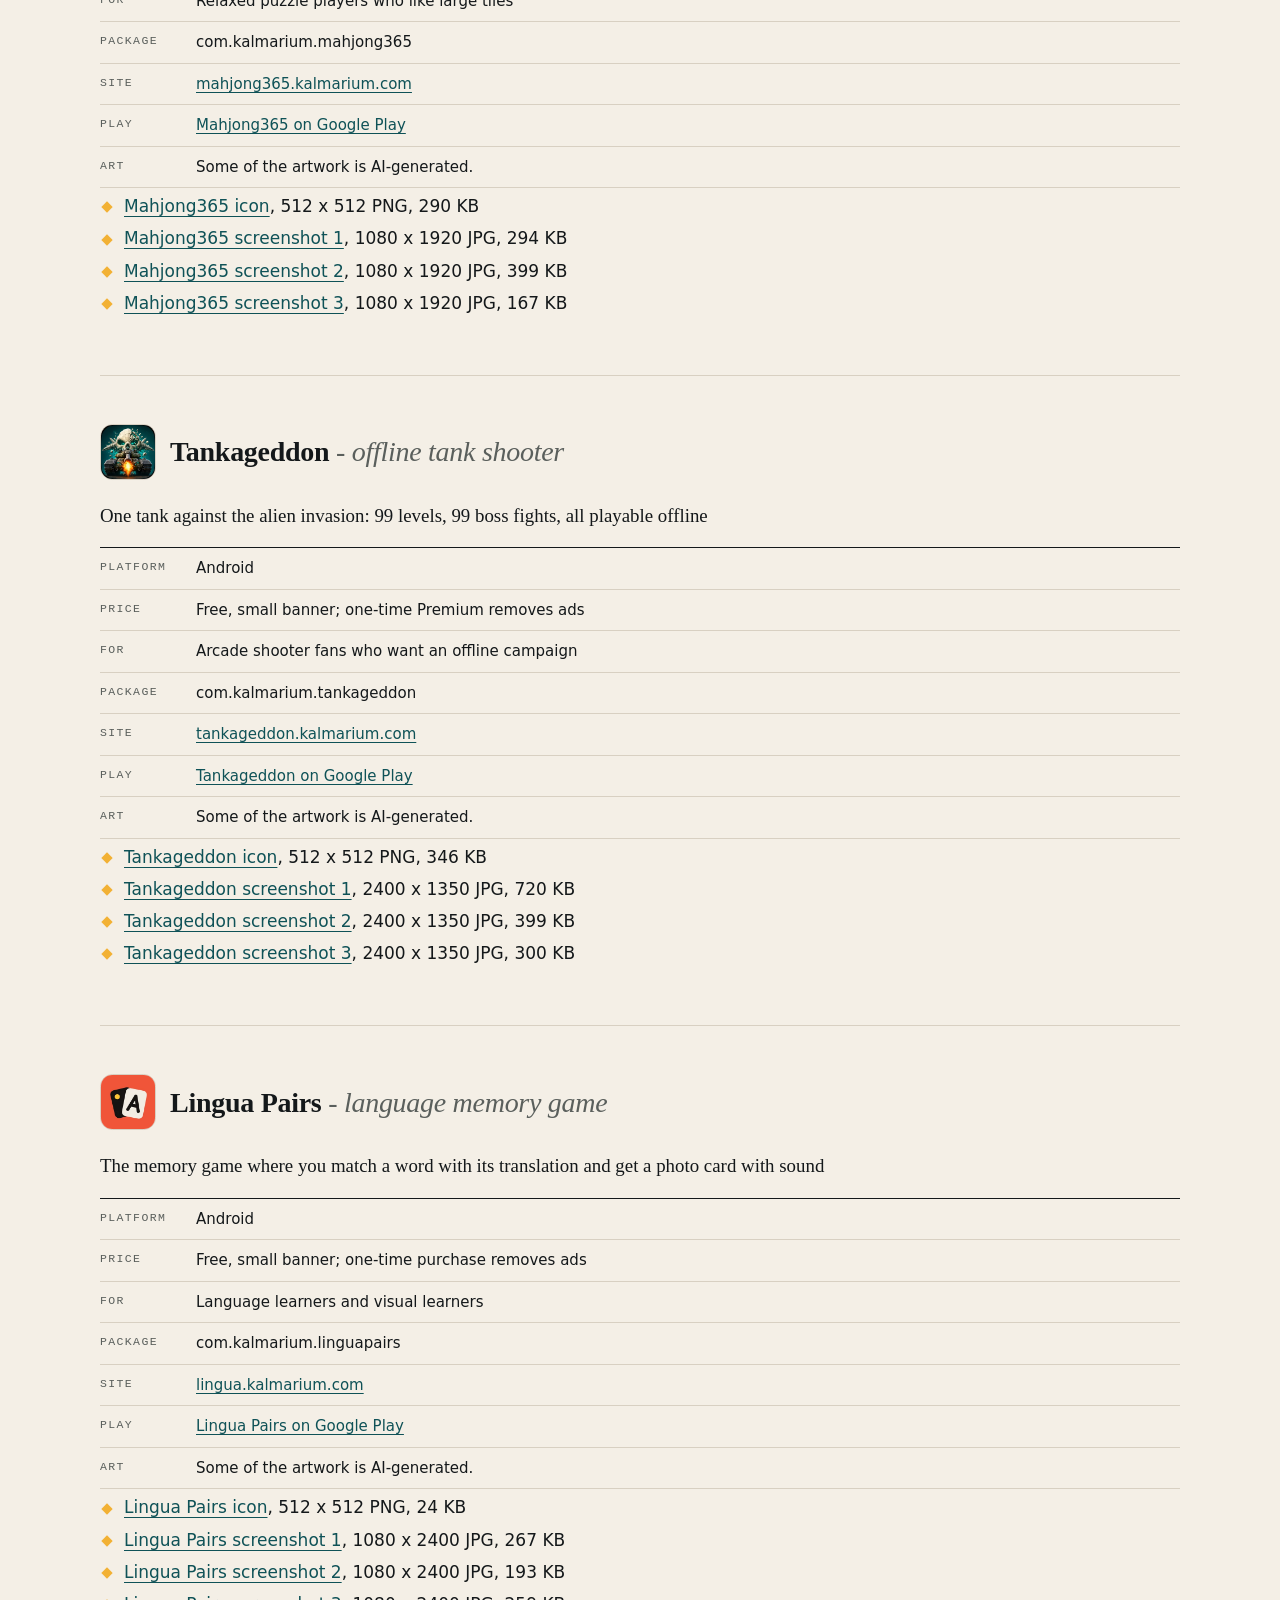
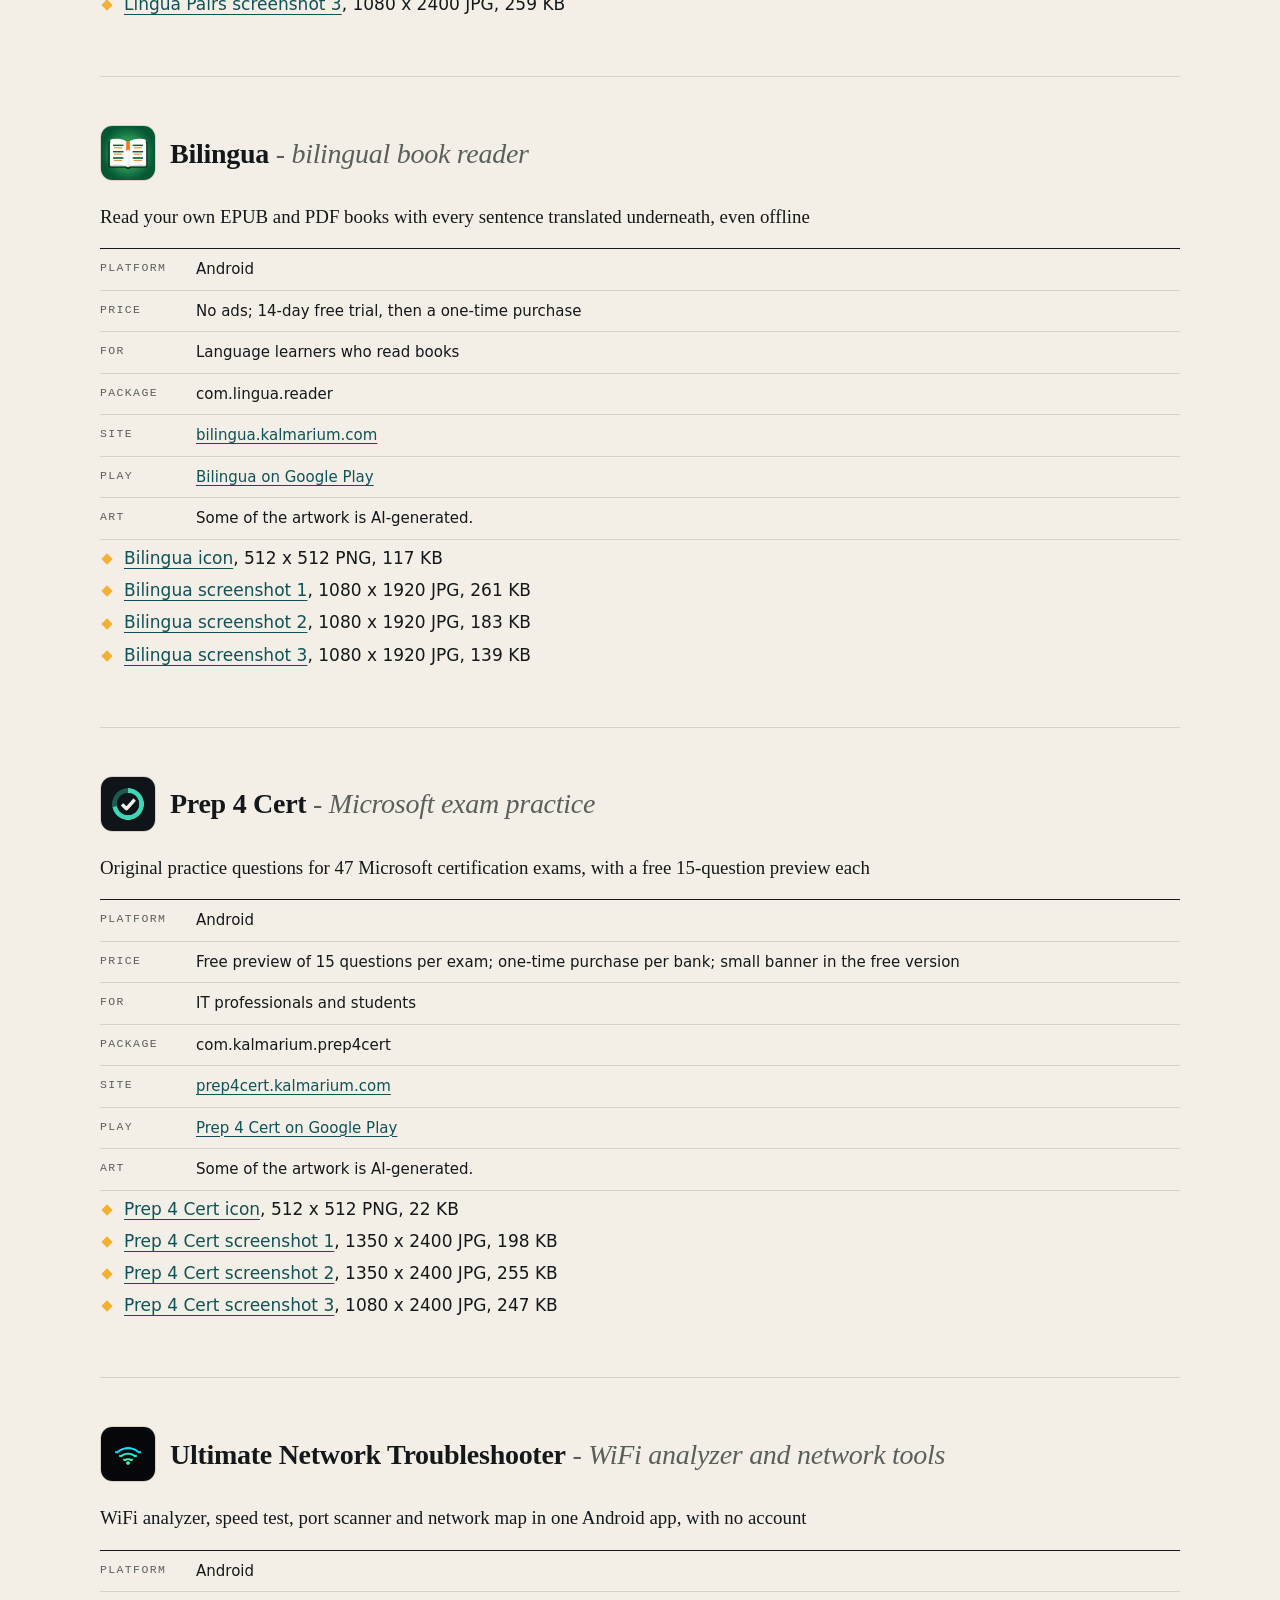
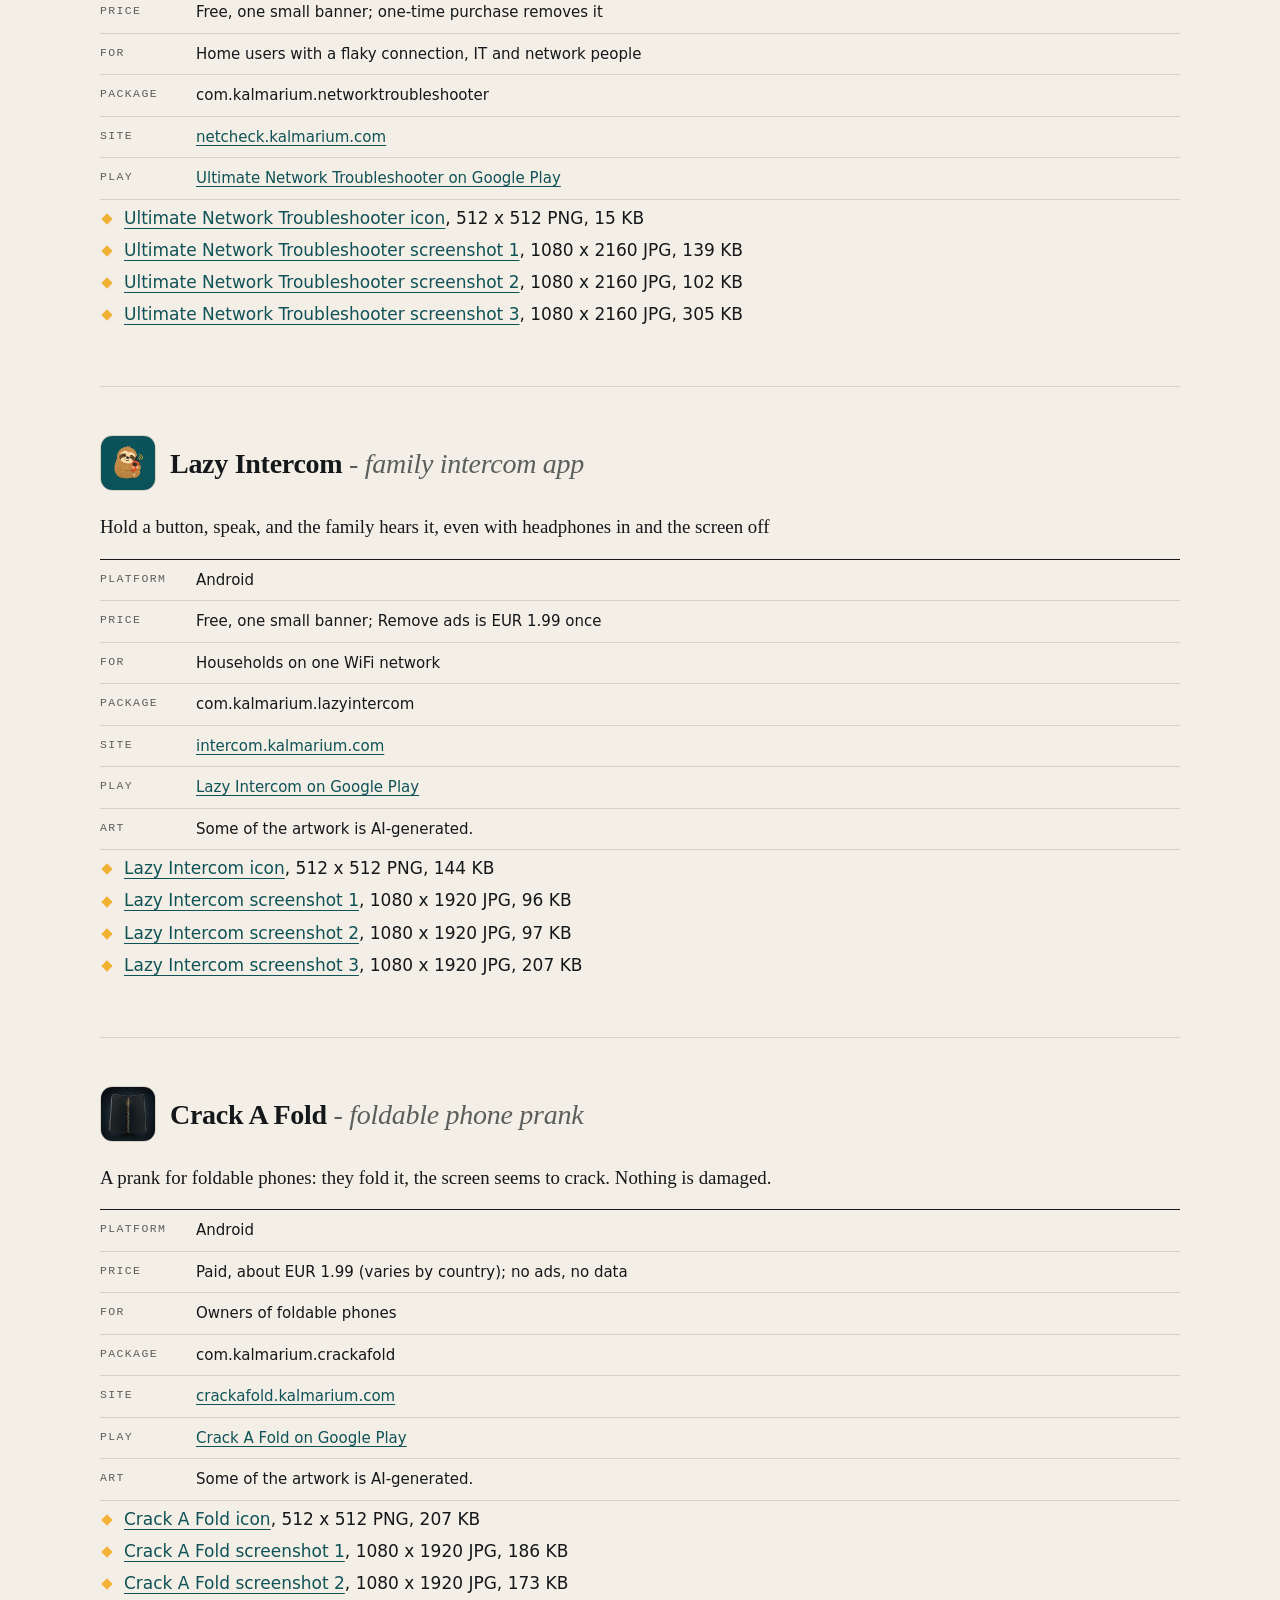
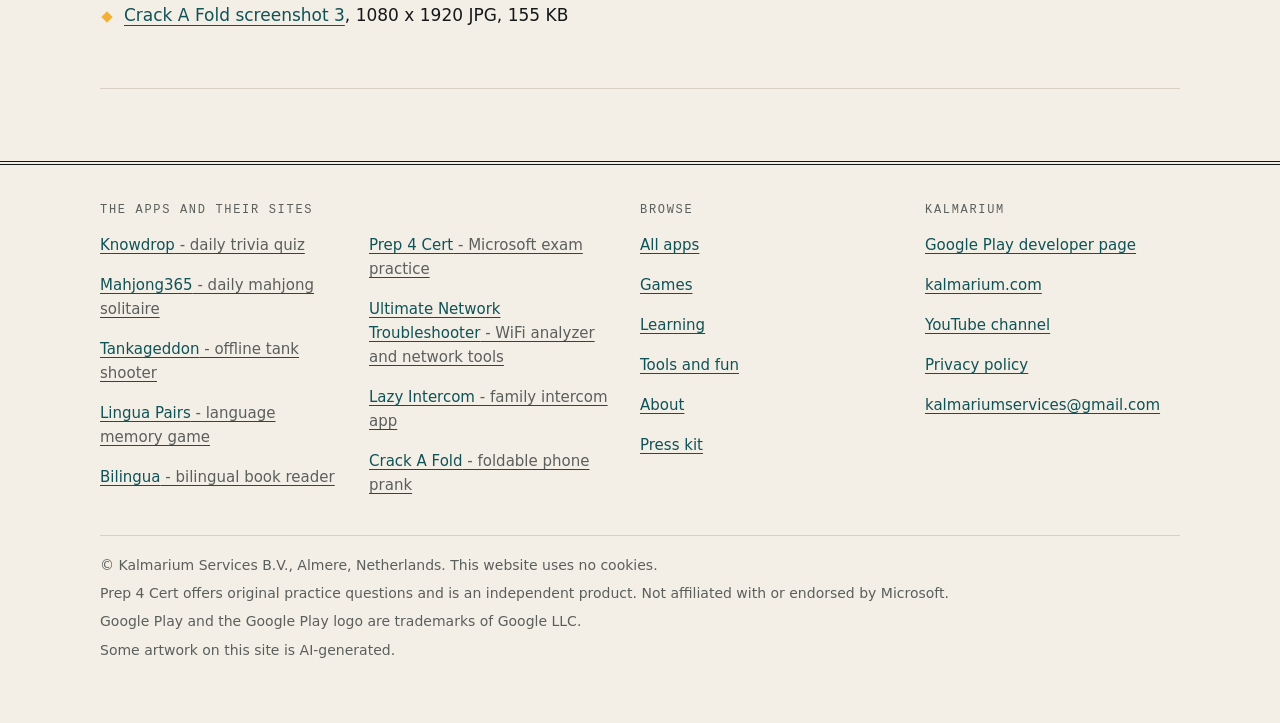
<file: press/index.html>
<!doctype html>
<html lang="en">
<head>
<meta charset="utf-8">
<meta name="viewport" content="width=device-width, initial-scale=1">
<title>Kalmarium Apps Press Kit: Icons, Screenshots and Facts</title>
<meta name="description" content="Press kit for the nine Android apps by Kalmarium Services: icons, screenshots, the developer logo and one-line facts per app, free to use in articles.">
<link rel="canonical" href="https://apps.kalmarium.com/press/">
<meta name="theme-color" content="#F4EFE6" media="(prefers-color-scheme: light)">
<meta name="theme-color" content="#0E1416" media="(prefers-color-scheme: dark)">
<meta name="color-scheme" content="light dark">
<link rel="icon" type="image/png" href="/assets/favicon.png">
<link rel="apple-touch-icon" href="/assets/apple-touch-icon.png">
<meta property="og:type" content="website">
<meta property="og:site_name" content="Kalmarium Apps">
<meta property="og:locale" content="en_US">
<meta property="og:title" content="Kalmarium Apps Press Kit: Icons, Screenshots and Facts">
<meta property="og:description" content="Press kit for the nine Android apps by Kalmarium Services: icons, screenshots, the developer logo and one-line facts per app, free to use in articles.">
<meta property="og:url" content="https://apps.kalmarium.com/press/">
<meta property="og:image" content="https://apps.kalmarium.com/og.jpg">
<meta property="og:image:width" content="1200">
<meta property="og:image:height" content="630">
<meta property="og:image:alt" content="Kalmarium Apps: Android apps and games by Kalmarium Services">
<meta name="twitter:card" content="summary_large_image">
<meta name="twitter:title" content="Kalmarium Apps Press Kit: Icons, Screenshots and Facts">
<meta name="twitter:description" content="Press kit for the nine Android apps by Kalmarium Services: icons, screenshots, the developer logo and one-line facts per app, free to use in articles.">
<meta name="twitter:image" content="https://apps.kalmarium.com/og.jpg">
<link rel="stylesheet" href="/assets/site.css">
<script type="application/ld+json">{"@context":"https://schema.org","@graph":[{"@type":"Organization","@id":"https://apps.kalmarium.com/#org","name":"Kalmarium Services","legalName":"Kalmarium Services B.V.","alternateName":["Kalmarium","Kalmarium Apps"],"url":"https://apps.kalmarium.com/","logo":"https://apps.kalmarium.com/brand/dev-icon-512.png","email":"kalmariumservices@gmail.com","description":"Independent studio in Almere, the Netherlands, making Android apps and games for Google Play.","contactPoint":{"@type":"ContactPoint","email":"kalmariumservices@gmail.com","contactType":"customer support"},"address":{"@type":"PostalAddress","addressLocality":"Almere","addressCountry":"NL"},"sameAs":["https://play.google.com/store/apps/developer?id=Kalmarium+Services","https://www.youtube.com/@kalmariumservices","https://kalmarium.com"]},{"@type":"WebSite","@id":"https://apps.kalmarium.com/#website","name":"Kalmarium Apps","url":"https://apps.kalmarium.com/","publisher":{"@id":"https://apps.kalmarium.com/#org"},"inLanguage":"en"},{"@type":"CollectionPage","@id":"https://apps.kalmarium.com/press/#page","url":"https://apps.kalmarium.com/press/","name":"Kalmarium Apps Press Kit: Icons, Screenshots and Facts","isPartOf":{"@id":"https://apps.kalmarium.com/#website"},"about":{"@id":"https://apps.kalmarium.com/#org"},"inLanguage":"en"},{"@type":"BreadcrumbList","@id":"https://apps.kalmarium.com/press/#crumbs","itemListElement":[{"@type":"ListItem","position":1,"name":"Home","item":"https://apps.kalmarium.com/"},{"@type":"ListItem","position":2,"name":"Press kit","item":"https://apps.kalmarium.com/press/"}]}]}</script>
<script defer src="/assets/site.js"></script>
<script defer src="https://overwatch.kalmarium.com/h.js" data-app="kalmarium-hub"></script>
</head>
<body>
<a class="skip" href="#main">Skip to content</a>
<header class="mast"><div class="wrap bar">
<a class="brand" href="/"><img src="/assets/logo.svg" width="30" height="30" alt="Kalmarium logo"><span>Kalmarium <i>Apps</i></span></a>
<nav aria-label="Main"><ul><li><a href="/games/">Games</a></li><li><a href="/learning/">Learning</a></li><li><a href="/tools/">Tools</a></li><li><a href="/about/">About</a></li><li><a href="/press/" aria-current="page">Press</a></li></ul></nav>
</div></header>
<main id="main">
<div class="wrap phead">
<nav class="crumbs" aria-label="Breadcrumb"><a href="/">Home</a> / <span aria-current="page">Press kit</span></nav>
<h1>Press kit</h1>
<p class="lede">Icons, screenshots and plain facts for the nine Android apps by Kalmarium Services. Free to use in articles and reviews about the apps. Please do not alter the icons. There are no ratings or download numbers here because we do not publish any.</p>
</div>
<div class="wrap">
<section class="deep" aria-labelledby="dev-h">
<h2 id="dev-h">Kalmarium Services</h2>
<p class="hook">Independent studio in Almere, the Netherlands. Apps and games for Android, published on Google Play.</p>
<ul class="pts"><li><a href="/brand/dev-icon-512.png">Developer icon</a>, 512 x 512 PNG, 14 KB</li><li><a href="/brand/play-header-4096x2304.jpg">Developer header</a>, 4096 x 2304 JPG, 668 KB</li><li><a href="/assets/logo.svg">Kalmarium logo</a>, SVG, 1 KB</li></ul>
<p>Press contact: <a href="mailto:kalmariumservices@gmail.com">kalmariumservices@gmail.com</a>. More about us on the <a href="/about/">About page</a>.</p>
</section>
<article class="deep" id="knowdrop" aria-labelledby="knowdrop-h" style="--a:#16a34a">
<header class="dh"><img src="/img/knowdrop/icon.webp" width="56" height="56" alt="Knowdrop app icon" loading="lazy" decoding="async"><h2 id="knowdrop-h">Knowdrop<span class="d"> - daily trivia quiz</span></h2></header>
<p class="hook">A fresh Daily Drop of 10 fact-checked questions every day, plus picture rounds and friend battles</p>
<dl class="spec"><div><dt>Platform</dt><dd>Android</dd></div><div><dt>Price</dt><dd>Free, with ads; optional purchases turn ads off</dd></div><div><dt>For</dt><dd>Quiz fans, friends and families</dd></div><div><dt>Package</dt><dd>com.kalmarium.quizdrop</dd></div><div><dt>Site</dt><dd><a href="https://knowdrop.kalmarium.com/?utm_source=hub&amp;utm_medium=press">knowdrop.kalmarium.com</a></dd></div><div><dt>Play</dt><dd><a href="https://play.google.com/store/apps/details?id=com.kalmarium.quizdrop&amp;referrer=utm_source%3Dhub%26utm_medium%3Dpress" rel="noopener">Knowdrop on Google Play</a></dd></div><div><dt>Art</dt><dd>Some of the artwork is AI-generated.</dd></div></dl>
<ul class="pts"><li><a href="/img/press/knowdrop/icon-512.png">Knowdrop icon</a>, 512 x 512 PNG, 153 KB</li><li><a href="/img/press/knowdrop/screenshot-1.jpg">Knowdrop screenshot 1</a>, 1080 x 1920 JPG, 157 KB</li><li><a href="/img/press/knowdrop/screenshot-2.jpg">Knowdrop screenshot 2</a>, 1080 x 1920 JPG, 152 KB</li><li><a href="/img/press/knowdrop/screenshot-3.jpg">Knowdrop screenshot 3</a>, 1080 x 1920 JPG, 160 KB</li></ul>
</article>
<article class="deep" id="mahjong365" aria-labelledby="mahjong365-h" style="--a:#D9412B">
<header class="dh"><img src="/img/mahjong365/icon.webp" width="56" height="56" alt="Mahjong365 app icon" loading="lazy" decoding="async"><h2 id="mahjong365-h">Mahjong365<span class="d"> - daily mahjong solitaire</span></h2></header>
<p class="hook">Calm mahjong solitaire with a new level for every day of the year, large tiles and no pop-up ads</p>
<dl class="spec"><div><dt>Platform</dt><dd>Android</dd></div><div><dt>Price</dt><dd>Free, one small banner, no pop-up ads; optional lifetime Premium</dd></div><div><dt>For</dt><dd>Relaxed puzzle players who like large tiles</dd></div><div><dt>Package</dt><dd>com.kalmarium.mahjong365</dd></div><div><dt>Site</dt><dd><a href="https://mahjong365.kalmarium.com/?utm_source=hub&amp;utm_medium=press">mahjong365.kalmarium.com</a></dd></div><div><dt>Play</dt><dd><a href="https://play.google.com/store/apps/details?id=com.kalmarium.mahjong365&amp;referrer=utm_source%3Dhub%26utm_medium%3Dpress" rel="noopener">Mahjong365 on Google Play</a></dd></div><div><dt>Art</dt><dd>Some of the artwork is AI-generated.</dd></div></dl>
<ul class="pts"><li><a href="/img/press/mahjong365/icon-512.png">Mahjong365 icon</a>, 512 x 512 PNG, 290 KB</li><li><a href="/img/press/mahjong365/screenshot-1.jpg">Mahjong365 screenshot 1</a>, 1080 x 1920 JPG, 294 KB</li><li><a href="/img/press/mahjong365/screenshot-2.jpg">Mahjong365 screenshot 2</a>, 1080 x 1920 JPG, 399 KB</li><li><a href="/img/press/mahjong365/screenshot-3.jpg">Mahjong365 screenshot 3</a>, 1080 x 1920 JPG, 167 KB</li></ul>
</article>
<article class="deep" id="tankageddon" aria-labelledby="tankageddon-h" style="--a:#3fd0c4">
<header class="dh"><img src="/img/tankageddon/icon.webp" width="56" height="56" alt="Tankageddon app icon" loading="lazy" decoding="async"><h2 id="tankageddon-h">Tankageddon<span class="d"> - offline tank shooter</span></h2></header>
<p class="hook">One tank against the alien invasion: 99 levels, 99 boss fights, all playable offline</p>
<dl class="spec"><div><dt>Platform</dt><dd>Android</dd></div><div><dt>Price</dt><dd>Free, small banner; one-time Premium removes ads</dd></div><div><dt>For</dt><dd>Arcade shooter fans who want an offline campaign</dd></div><div><dt>Package</dt><dd>com.kalmarium.tankageddon</dd></div><div><dt>Site</dt><dd><a href="https://tankageddon.kalmarium.com/?utm_source=hub&amp;utm_medium=press">tankageddon.kalmarium.com</a></dd></div><div><dt>Play</dt><dd><a href="https://play.google.com/store/apps/details?id=com.kalmarium.tankageddon&amp;referrer=utm_source%3Dhub%26utm_medium%3Dpress" rel="noopener">Tankageddon on Google Play</a></dd></div><div><dt>Art</dt><dd>Some of the artwork is AI-generated.</dd></div></dl>
<ul class="pts"><li><a href="/img/press/tankageddon/icon-512.png">Tankageddon icon</a>, 512 x 512 PNG, 346 KB</li><li><a href="/img/press/tankageddon/screenshot-1.jpg">Tankageddon screenshot 1</a>, 2400 x 1350 JPG, 720 KB</li><li><a href="/img/press/tankageddon/screenshot-2.jpg">Tankageddon screenshot 2</a>, 2400 x 1350 JPG, 399 KB</li><li><a href="/img/press/tankageddon/screenshot-3.jpg">Tankageddon screenshot 3</a>, 2400 x 1350 JPG, 300 KB</li></ul>
</article>
<article class="deep" id="lingua-pairs" aria-labelledby="lingua-pairs-h" style="--a:#F0553A">
<header class="dh"><img src="/img/lingua-pairs/icon.webp" width="56" height="56" alt="Lingua Pairs app icon" loading="lazy" decoding="async"><h2 id="lingua-pairs-h">Lingua Pairs<span class="d"> - language memory game</span></h2></header>
<p class="hook">The memory game where you match a word with its translation and get a photo card with sound</p>
<dl class="spec"><div><dt>Platform</dt><dd>Android</dd></div><div><dt>Price</dt><dd>Free, small banner; one-time purchase removes ads</dd></div><div><dt>For</dt><dd>Language learners and visual learners</dd></div><div><dt>Package</dt><dd>com.kalmarium.linguapairs</dd></div><div><dt>Site</dt><dd><a href="https://lingua.kalmarium.com/?utm_source=hub&amp;utm_medium=press">lingua.kalmarium.com</a></dd></div><div><dt>Play</dt><dd><a href="https://play.google.com/store/apps/details?id=com.kalmarium.linguapairs&amp;referrer=utm_source%3Dhub%26utm_medium%3Dpress" rel="noopener">Lingua Pairs on Google Play</a></dd></div><div><dt>Art</dt><dd>Some of the artwork is AI-generated.</dd></div></dl>
<ul class="pts"><li><a href="/img/press/lingua-pairs/icon-512.png">Lingua Pairs icon</a>, 512 x 512 PNG, 24 KB</li><li><a href="/img/press/lingua-pairs/screenshot-1.jpg">Lingua Pairs screenshot 1</a>, 1080 x 2400 JPG, 267 KB</li><li><a href="/img/press/lingua-pairs/screenshot-2.jpg">Lingua Pairs screenshot 2</a>, 1080 x 2400 JPG, 193 KB</li><li><a href="/img/press/lingua-pairs/screenshot-3.jpg">Lingua Pairs screenshot 3</a>, 1080 x 2400 JPG, 259 KB</li></ul>
</article>
<article class="deep" id="bilingua" aria-labelledby="bilingua-h" style="--a:#1a6b4b">
<header class="dh"><img src="/img/bilingua/icon.webp" width="56" height="56" alt="Bilingua app icon" loading="lazy" decoding="async"><h2 id="bilingua-h">Bilingua<span class="d"> - bilingual book reader</span></h2></header>
<p class="hook">Read your own EPUB and PDF books with every sentence translated underneath, even offline</p>
<dl class="spec"><div><dt>Platform</dt><dd>Android</dd></div><div><dt>Price</dt><dd>No ads; 14-day free trial, then a one-time purchase</dd></div><div><dt>For</dt><dd>Language learners who read books</dd></div><div><dt>Package</dt><dd>com.lingua.reader</dd></div><div><dt>Site</dt><dd><a href="https://bilingua.kalmarium.com/?utm_source=hub&amp;utm_medium=press">bilingua.kalmarium.com</a></dd></div><div><dt>Play</dt><dd><a href="https://play.google.com/store/apps/details?id=com.lingua.reader&amp;referrer=utm_source%3Dhub%26utm_medium%3Dpress" rel="noopener">Bilingua on Google Play</a></dd></div><div><dt>Art</dt><dd>Some of the artwork is AI-generated.</dd></div></dl>
<ul class="pts"><li><a href="/img/press/bilingua/icon-512.png">Bilingua icon</a>, 512 x 512 PNG, 117 KB</li><li><a href="/img/press/bilingua/screenshot-1.jpg">Bilingua screenshot 1</a>, 1080 x 1920 JPG, 261 KB</li><li><a href="/img/press/bilingua/screenshot-2.jpg">Bilingua screenshot 2</a>, 1080 x 1920 JPG, 183 KB</li><li><a href="/img/press/bilingua/screenshot-3.jpg">Bilingua screenshot 3</a>, 1080 x 1920 JPG, 139 KB</li></ul>
</article>
<article class="deep" id="prep4cert" aria-labelledby="prep4cert-h" style="--a:#3ed6b8">
<header class="dh"><img src="/img/prep4cert/icon.webp" width="56" height="56" alt="Prep 4 Cert app icon" loading="lazy" decoding="async"><h2 id="prep4cert-h">Prep 4 Cert<span class="d"> - Microsoft exam practice</span></h2></header>
<p class="hook">Original practice questions for 47 Microsoft certification exams, with a free 15-question preview each</p>
<dl class="spec"><div><dt>Platform</dt><dd>Android</dd></div><div><dt>Price</dt><dd>Free preview of 15 questions per exam; one-time purchase per bank; small banner in the free version</dd></div><div><dt>For</dt><dd>IT professionals and students</dd></div><div><dt>Package</dt><dd>com.kalmarium.prep4cert</dd></div><div><dt>Site</dt><dd><a href="https://prep4cert.kalmarium.com/?utm_source=hub&amp;utm_medium=press">prep4cert.kalmarium.com</a></dd></div><div><dt>Play</dt><dd><a href="https://play.google.com/store/apps/details?id=com.kalmarium.prep4cert&amp;referrer=utm_source%3Dhub%26utm_medium%3Dpress" rel="noopener">Prep 4 Cert on Google Play</a></dd></div><div><dt>Art</dt><dd>Some of the artwork is AI-generated.</dd></div></dl>
<ul class="pts"><li><a href="/img/press/prep4cert/icon-512.png">Prep 4 Cert icon</a>, 512 x 512 PNG, 22 KB</li><li><a href="/img/press/prep4cert/screenshot-1.jpg">Prep 4 Cert screenshot 1</a>, 1350 x 2400 JPG, 198 KB</li><li><a href="/img/press/prep4cert/screenshot-2.jpg">Prep 4 Cert screenshot 2</a>, 1350 x 2400 JPG, 255 KB</li><li><a href="/img/press/prep4cert/screenshot-3.jpg">Prep 4 Cert screenshot 3</a>, 1080 x 2400 JPG, 247 KB</li></ul>
</article>
<article class="deep" id="network-troubleshooter" aria-labelledby="network-troubleshooter-h" style="--a:#00A88F">
<header class="dh"><img src="/img/network-troubleshooter/icon.webp" width="56" height="56" alt="Ultimate Network Troubleshooter app icon" loading="lazy" decoding="async"><h2 id="network-troubleshooter-h">Ultimate Network Troubleshooter<span class="d"> - WiFi analyzer and network tools</span></h2></header>
<p class="hook">WiFi analyzer, speed test, port scanner and network map in one Android app, with no account</p>
<dl class="spec"><div><dt>Platform</dt><dd>Android</dd></div><div><dt>Price</dt><dd>Free, one small banner; one-time purchase removes it</dd></div><div><dt>For</dt><dd>Home users with a flaky connection, IT and network people</dd></div><div><dt>Package</dt><dd>com.kalmarium.networktroubleshooter</dd></div><div><dt>Site</dt><dd><a href="https://netcheck.kalmarium.com/?utm_source=hub&amp;utm_medium=press">netcheck.kalmarium.com</a></dd></div><div><dt>Play</dt><dd><a href="https://play.google.com/store/apps/details?id=com.kalmarium.networktroubleshooter&amp;referrer=utm_source%3Dhub%26utm_medium%3Dpress" rel="noopener">Ultimate Network Troubleshooter on Google Play</a></dd></div></dl>
<ul class="pts"><li><a href="/img/press/network-troubleshooter/icon-512.png">Ultimate Network Troubleshooter icon</a>, 512 x 512 PNG, 15 KB</li><li><a href="/img/press/network-troubleshooter/screenshot-1.jpg">Ultimate Network Troubleshooter screenshot 1</a>, 1080 x 2160 JPG, 139 KB</li><li><a href="/img/press/network-troubleshooter/screenshot-2.jpg">Ultimate Network Troubleshooter screenshot 2</a>, 1080 x 2160 JPG, 102 KB</li><li><a href="/img/press/network-troubleshooter/screenshot-3.jpg">Ultimate Network Troubleshooter screenshot 3</a>, 1080 x 2160 JPG, 305 KB</li></ul>
</article>
<article class="deep" id="lazy-intercom" aria-labelledby="lazy-intercom-h" style="--a:#E8553A">
<header class="dh"><img src="/img/lazy-intercom/icon.webp" width="56" height="56" alt="Lazy Intercom app icon" loading="lazy" decoding="async"><h2 id="lazy-intercom-h">Lazy Intercom<span class="d"> - family intercom app</span></h2></header>
<p class="hook">Hold a button, speak, and the family hears it, even with headphones in and the screen off</p>
<dl class="spec"><div><dt>Platform</dt><dd>Android</dd></div><div><dt>Price</dt><dd>Free, one small banner; Remove ads is EUR 1.99 once</dd></div><div><dt>For</dt><dd>Households on one WiFi network</dd></div><div><dt>Package</dt><dd>com.kalmarium.lazyintercom</dd></div><div><dt>Site</dt><dd><a href="https://intercom.kalmarium.com/?utm_source=hub&amp;utm_medium=press">intercom.kalmarium.com</a></dd></div><div><dt>Play</dt><dd><a href="https://play.google.com/store/apps/details?id=com.kalmarium.lazyintercom&amp;referrer=utm_source%3Dhub%26utm_medium%3Dpress" rel="noopener">Lazy Intercom on Google Play</a></dd></div><div><dt>Art</dt><dd>Some of the artwork is AI-generated.</dd></div></dl>
<ul class="pts"><li><a href="/img/press/lazy-intercom/icon-512.png">Lazy Intercom icon</a>, 512 x 512 PNG, 144 KB</li><li><a href="/img/press/lazy-intercom/screenshot-1.jpg">Lazy Intercom screenshot 1</a>, 1080 x 1920 JPG, 96 KB</li><li><a href="/img/press/lazy-intercom/screenshot-2.jpg">Lazy Intercom screenshot 2</a>, 1080 x 1920 JPG, 97 KB</li><li><a href="/img/press/lazy-intercom/screenshot-3.jpg">Lazy Intercom screenshot 3</a>, 1080 x 1920 JPG, 207 KB</li></ul>
</article>
<article class="deep" id="crack-a-fold" aria-labelledby="crack-a-fold-h" style="--a:#2EC4B6">
<header class="dh"><img src="/img/crack-a-fold/icon.webp" width="56" height="56" alt="Crack A Fold app icon" loading="lazy" decoding="async"><h2 id="crack-a-fold-h">Crack A Fold<span class="d"> - foldable phone prank</span></h2></header>
<p class="hook">A prank for foldable phones: they fold it, the screen seems to crack. Nothing is damaged.</p>
<dl class="spec"><div><dt>Platform</dt><dd>Android</dd></div><div><dt>Price</dt><dd>Paid, about EUR 1.99 (varies by country); no ads, no data</dd></div><div><dt>For</dt><dd>Owners of foldable phones</dd></div><div><dt>Package</dt><dd>com.kalmarium.crackafold</dd></div><div><dt>Site</dt><dd><a href="https://crackafold.kalmarium.com/?utm_source=hub&amp;utm_medium=press">crackafold.kalmarium.com</a></dd></div><div><dt>Play</dt><dd><a href="https://play.google.com/store/apps/details?id=com.kalmarium.crackafold&amp;referrer=utm_source%3Dhub%26utm_medium%3Dpress" rel="noopener">Crack A Fold on Google Play</a></dd></div><div><dt>Art</dt><dd>Some of the artwork is AI-generated.</dd></div></dl>
<ul class="pts"><li><a href="/img/press/crack-a-fold/icon-512.png">Crack A Fold icon</a>, 512 x 512 PNG, 207 KB</li><li><a href="/img/press/crack-a-fold/screenshot-1.jpg">Crack A Fold screenshot 1</a>, 1080 x 1920 JPG, 186 KB</li><li><a href="/img/press/crack-a-fold/screenshot-2.jpg">Crack A Fold screenshot 2</a>, 1080 x 1920 JPG, 173 KB</li><li><a href="/img/press/crack-a-fold/screenshot-3.jpg">Crack A Fold screenshot 3</a>, 1080 x 1920 JPG, 155 KB</li></ul>
</article>
</div>
</main>
<footer class="foot"><div class="wrap">
<div class="fcols">
<nav class="apps" aria-label="App websites"><p class="fh">The apps and their sites</p><ul><li><a href="https://knowdrop.kalmarium.com/?utm_source=hub&amp;utm_medium=press">Knowdrop<span>&nbsp;- daily trivia quiz</span></a></li><li><a href="https://mahjong365.kalmarium.com/?utm_source=hub&amp;utm_medium=press">Mahjong365<span>&nbsp;- daily mahjong solitaire</span></a></li><li><a href="https://tankageddon.kalmarium.com/?utm_source=hub&amp;utm_medium=press">Tankageddon<span>&nbsp;- offline tank shooter</span></a></li><li><a href="https://lingua.kalmarium.com/?utm_source=hub&amp;utm_medium=press">Lingua Pairs<span>&nbsp;- language memory game</span></a></li><li><a href="https://bilingua.kalmarium.com/?utm_source=hub&amp;utm_medium=press">Bilingua<span>&nbsp;- bilingual book reader</span></a></li><li><a href="https://prep4cert.kalmarium.com/?utm_source=hub&amp;utm_medium=press">Prep 4 Cert<span>&nbsp;- Microsoft exam practice</span></a></li><li><a href="https://netcheck.kalmarium.com/?utm_source=hub&amp;utm_medium=press">Ultimate Network Troubleshooter<span>&nbsp;- WiFi analyzer and network tools</span></a></li><li><a href="https://intercom.kalmarium.com/?utm_source=hub&amp;utm_medium=press">Lazy Intercom<span>&nbsp;- family intercom app</span></a></li><li><a href="https://crackafold.kalmarium.com/?utm_source=hub&amp;utm_medium=press">Crack A Fold<span>&nbsp;- foldable phone prank</span></a></li></ul></nav>
<nav aria-label="Browse"><p class="fh">Browse</p><ul><li><a href="/">All apps</a></li><li><a href="/games/">Games</a></li><li><a href="/learning/">Learning</a></li><li><a href="/tools/">Tools and fun</a></li><li><a href="/about/">About</a></li><li><a href="/press/">Press kit</a></li></ul></nav>
<nav aria-label="Kalmarium"><p class="fh">Kalmarium</p><ul><li><a href="https://play.google.com/store/apps/developer?id=Kalmarium+Services">Google Play developer page</a></li><li><a href="https://kalmarium.com">kalmarium.com</a></li><li><a href="https://www.youtube.com/@kalmariumservices">YouTube channel</a></li><li><a href="/privacy-policy.html">Privacy policy</a></li><li><a href="mailto:kalmariumservices@gmail.com">kalmariumservices@gmail.com</a></li></ul></nav>
</div>
<div class="legal"><p>&copy; Kalmarium Services B.V., Almere, Netherlands. This website uses no cookies.</p><p>Prep 4 Cert offers original practice questions and is an independent product. Not affiliated with or endorsed by Microsoft.</p><p>Google Play and the Google Play logo are trademarks of Google LLC.</p><p>Some artwork on this site is AI-generated.</p></div>
</div></footer>
</body>
</html>
</file>
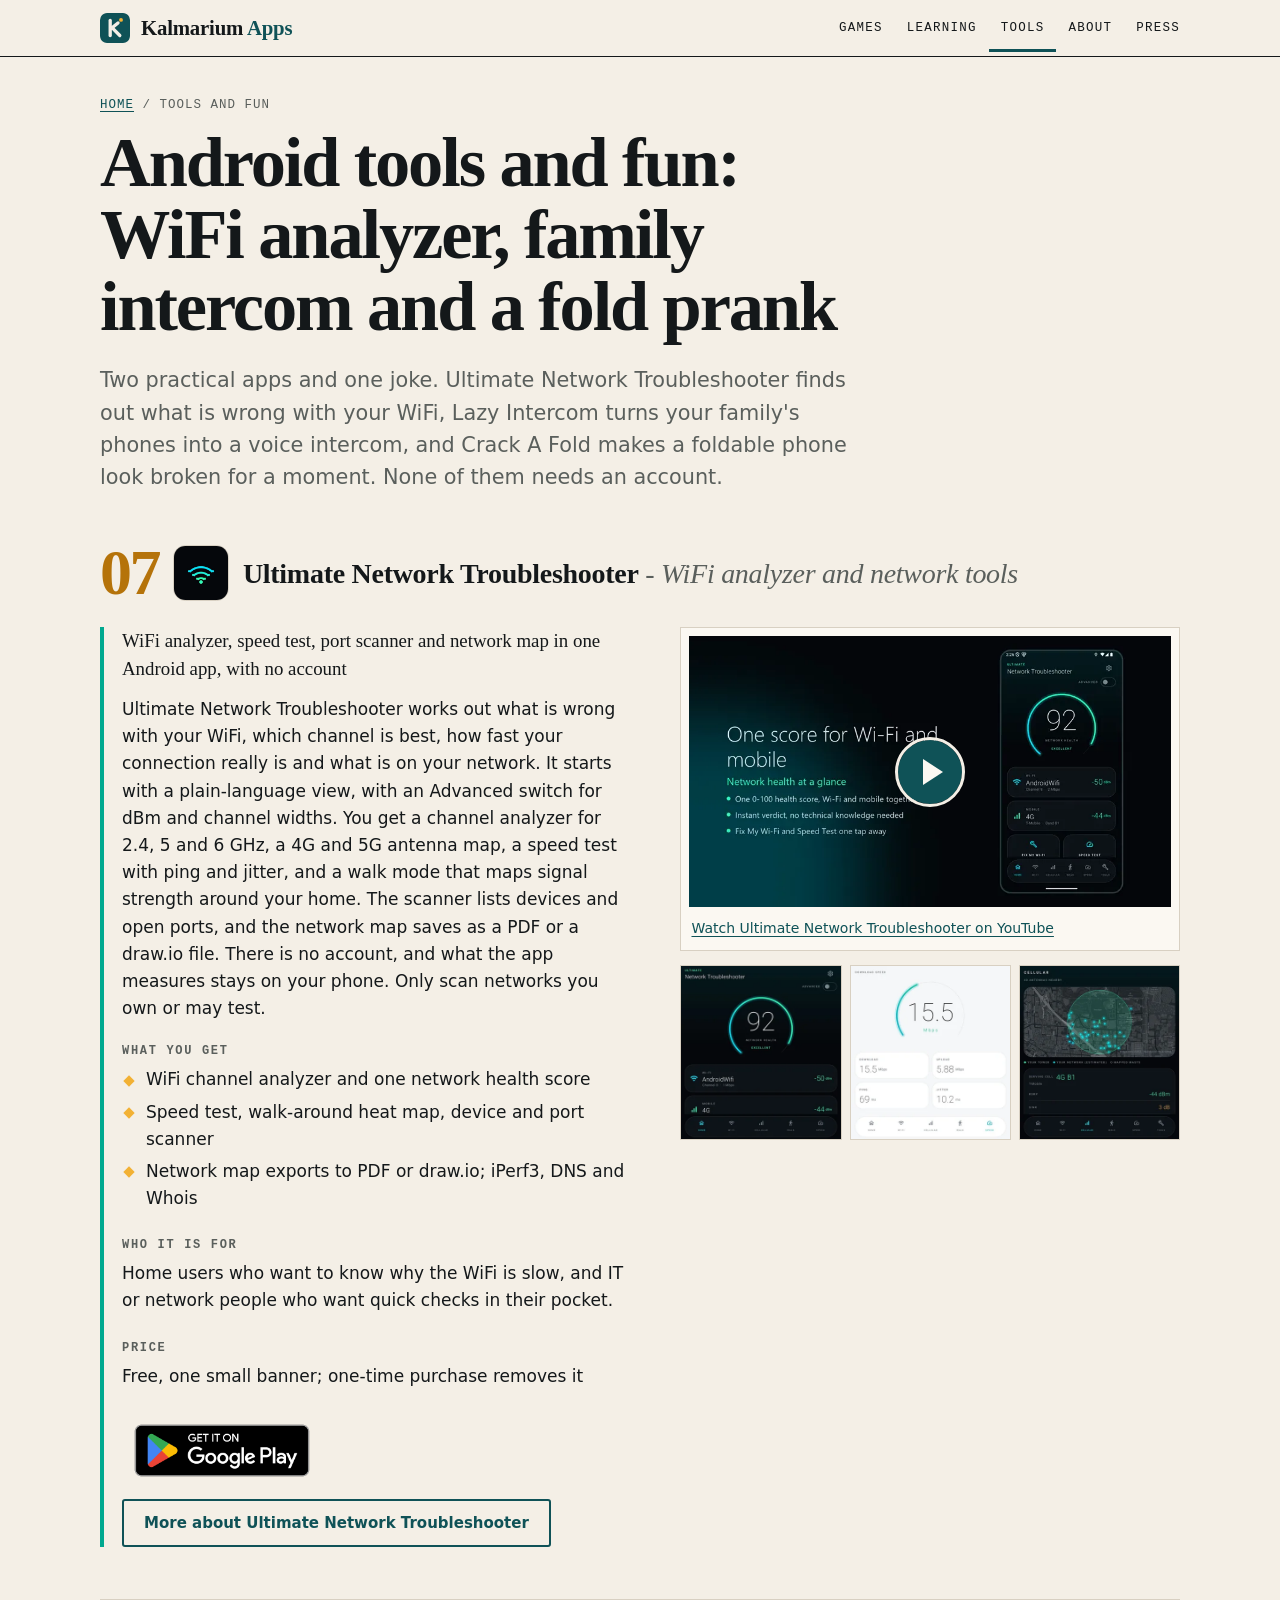
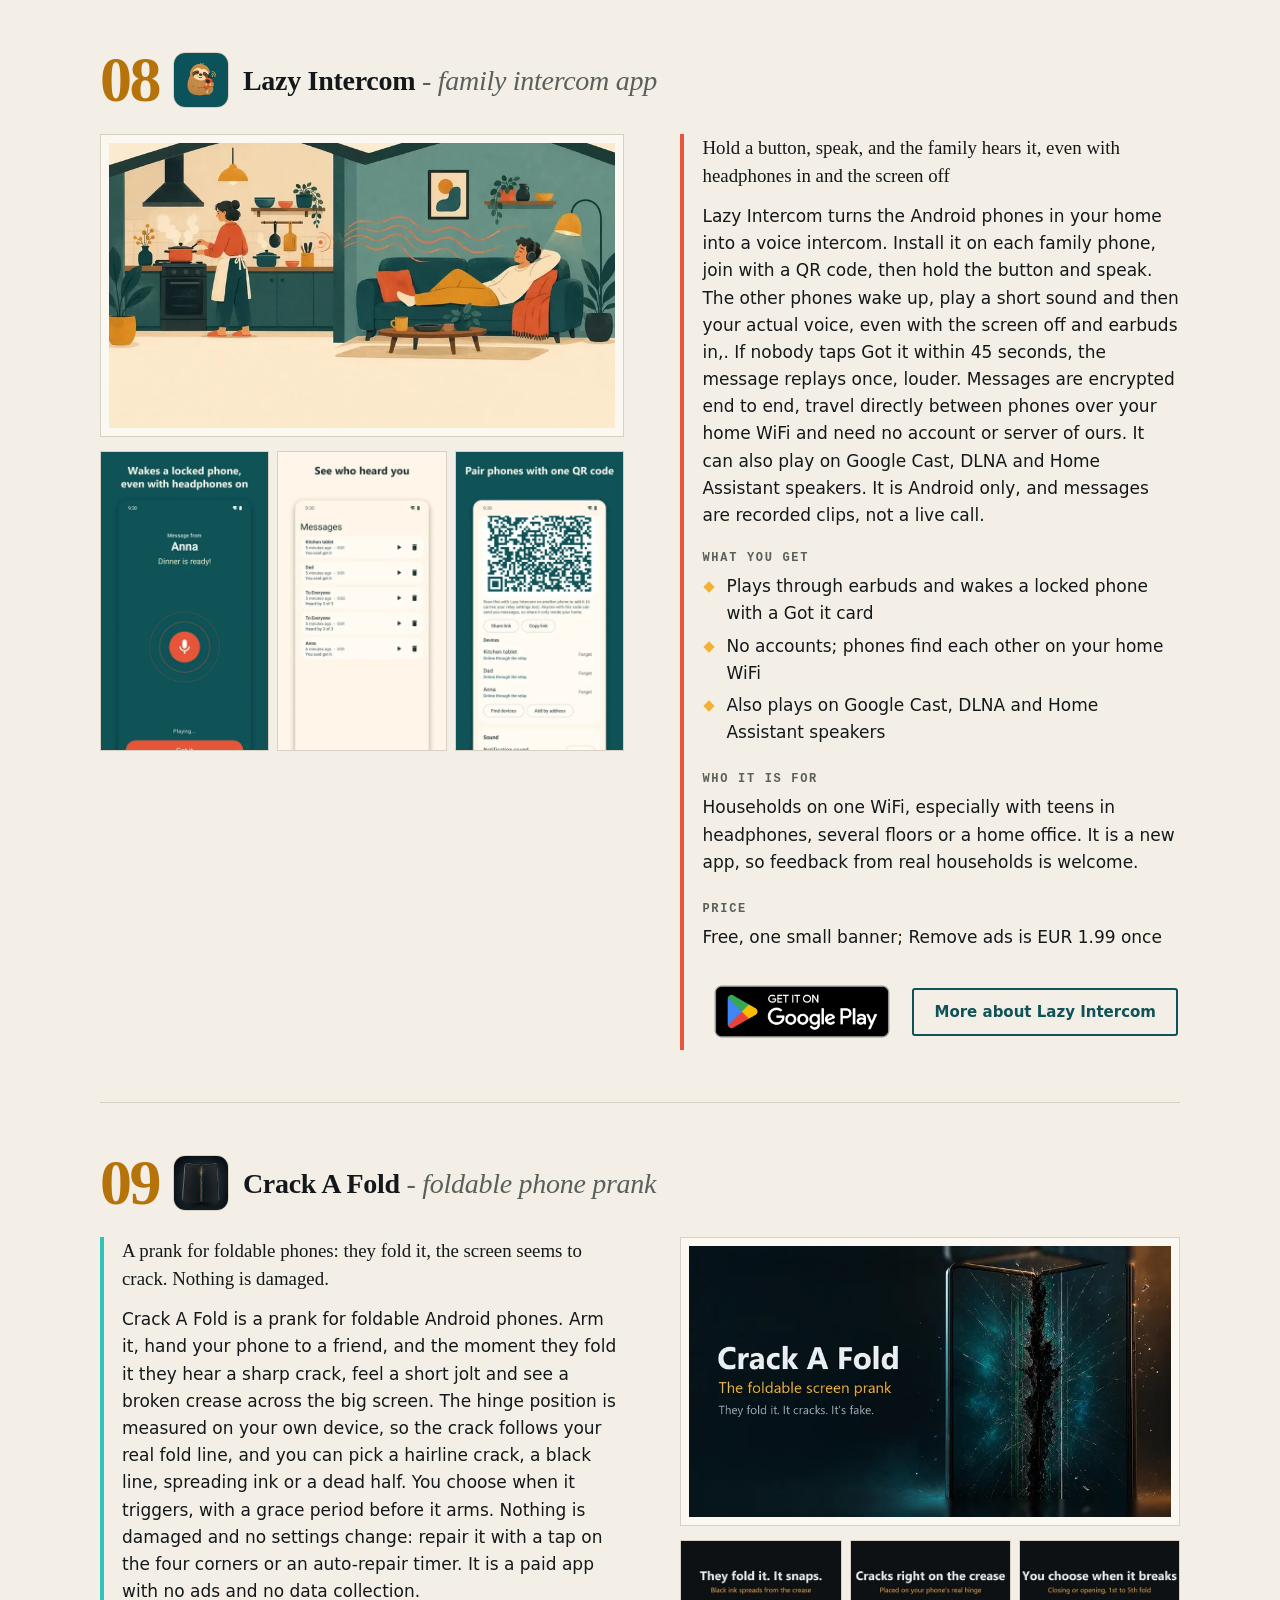
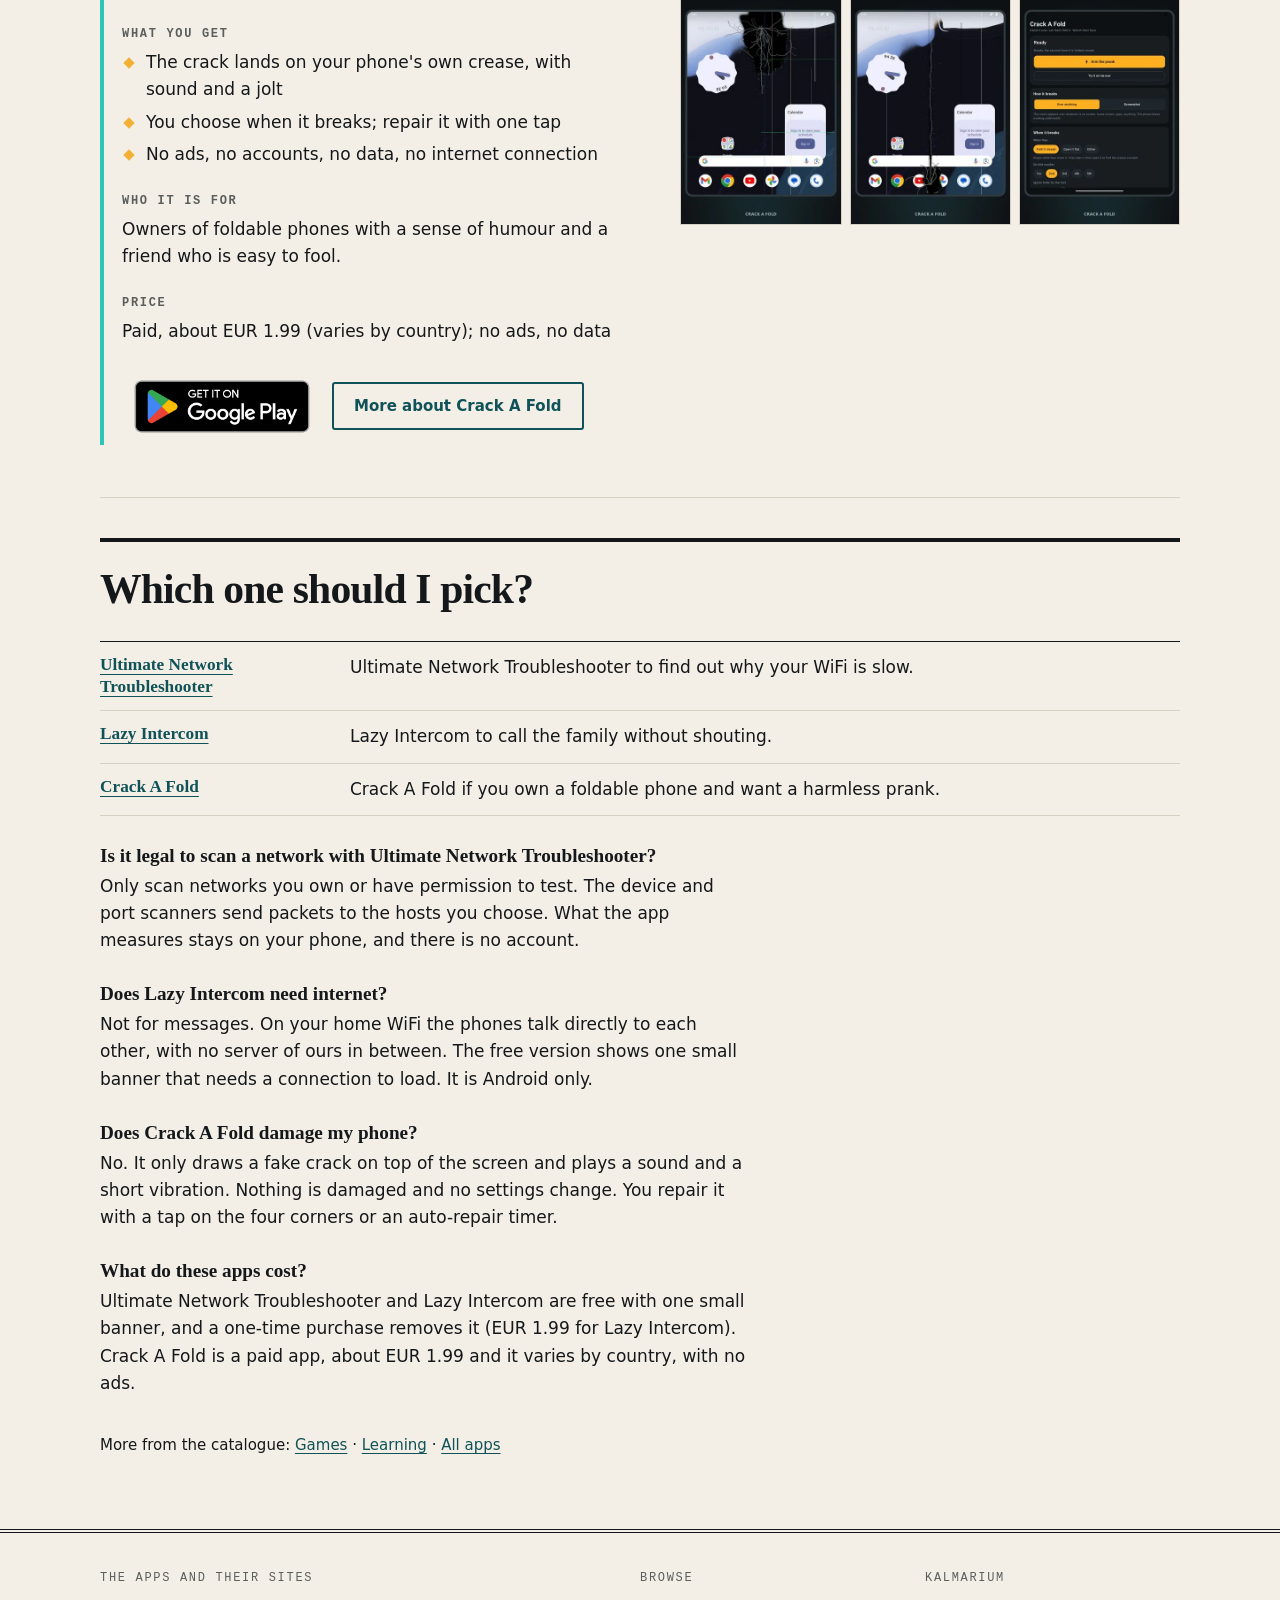
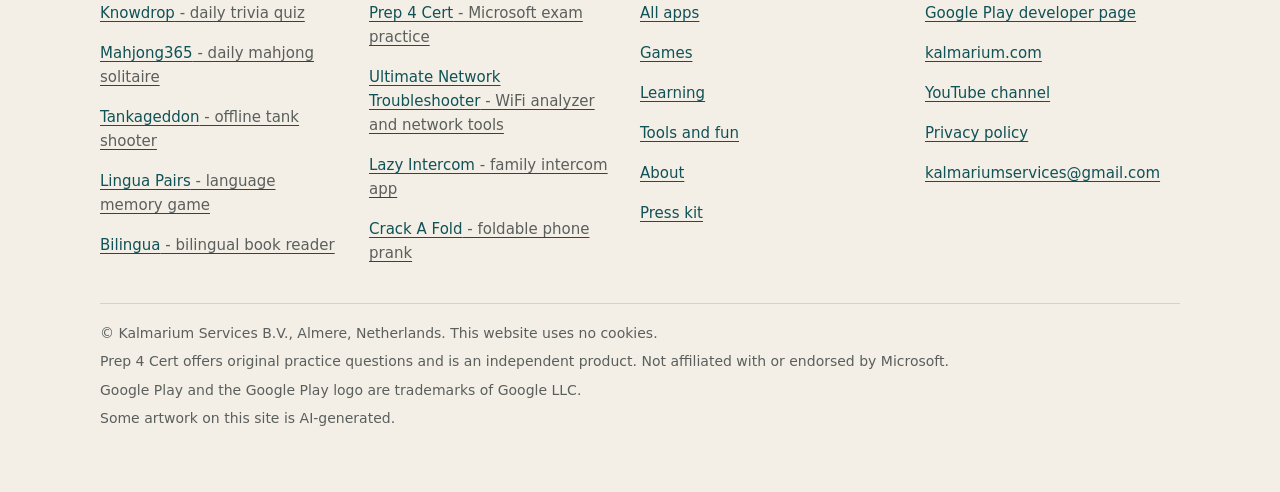
<file: tools/index.html>
<!doctype html>
<html lang="en">
<head>
<meta charset="utf-8">
<meta name="viewport" content="width=device-width, initial-scale=1">
<title>Android Tools and Fun: WiFi Analyzer, Intercom, Fold Prank</title>
<meta name="description" content="Ultimate Network Troubleshooter for WiFi and speed checks, Lazy Intercom for calling the family without shouting, and Crack A Fold, a prank for foldable phones.">
<link rel="canonical" href="https://apps.kalmarium.com/tools/">
<meta name="theme-color" content="#F4EFE6" media="(prefers-color-scheme: light)">
<meta name="theme-color" content="#0E1416" media="(prefers-color-scheme: dark)">
<meta name="color-scheme" content="light dark">
<link rel="icon" type="image/png" href="/assets/favicon.png">
<link rel="apple-touch-icon" href="/assets/apple-touch-icon.png">
<meta property="og:type" content="website">
<meta property="og:site_name" content="Kalmarium Apps">
<meta property="og:locale" content="en_US">
<meta property="og:title" content="Android Tools and Fun: WiFi Analyzer, Intercom, Fold Prank">
<meta property="og:description" content="Ultimate Network Troubleshooter for WiFi and speed checks, Lazy Intercom for calling the family without shouting, and Crack A Fold, a prank for foldable phones.">
<meta property="og:url" content="https://apps.kalmarium.com/tools/">
<meta property="og:image" content="https://apps.kalmarium.com/og.jpg">
<meta property="og:image:width" content="1200">
<meta property="og:image:height" content="630">
<meta property="og:image:alt" content="Kalmarium Apps: Android apps and games by Kalmarium Services">
<meta name="twitter:card" content="summary_large_image">
<meta name="twitter:title" content="Android Tools and Fun: WiFi Analyzer, Intercom, Fold Prank">
<meta name="twitter:description" content="Ultimate Network Troubleshooter for WiFi and speed checks, Lazy Intercom for calling the family without shouting, and Crack A Fold, a prank for foldable phones.">
<meta name="twitter:image" content="https://apps.kalmarium.com/og.jpg">
<link rel="stylesheet" href="/assets/site.css">
<script type="application/ld+json">{"@context":"https://schema.org","@graph":[{"@type":"Organization","@id":"https://apps.kalmarium.com/#org","name":"Kalmarium Services","legalName":"Kalmarium Services B.V.","alternateName":["Kalmarium","Kalmarium Apps"],"url":"https://apps.kalmarium.com/","logo":"https://apps.kalmarium.com/brand/dev-icon-512.png","email":"kalmariumservices@gmail.com","description":"Independent studio in Almere, the Netherlands, making Android apps and games for Google Play.","contactPoint":{"@type":"ContactPoint","email":"kalmariumservices@gmail.com","contactType":"customer support"},"address":{"@type":"PostalAddress","addressLocality":"Almere","addressCountry":"NL"},"sameAs":["https://play.google.com/store/apps/developer?id=Kalmarium+Services","https://www.youtube.com/@kalmariumservices","https://kalmarium.com"]},{"@type":"WebSite","@id":"https://apps.kalmarium.com/#website","name":"Kalmarium Apps","url":"https://apps.kalmarium.com/","publisher":{"@id":"https://apps.kalmarium.com/#org"},"inLanguage":"en"},{"@type":"BreadcrumbList","@id":"https://apps.kalmarium.com/tools/#crumbs","itemListElement":[{"@type":"ListItem","position":1,"name":"Home","item":"https://apps.kalmarium.com/"},{"@type":"ListItem","position":2,"name":"Tools and fun","item":"https://apps.kalmarium.com/tools/"}]},{"@type":"ItemList","@id":"https://apps.kalmarium.com/tools/#list","numberOfItems":3,"itemListElement":[{"@type":"ListItem","position":1,"item":{"@type":"MobileApplication","@id":"https://netcheck.kalmarium.com/#app","name":"Ultimate Network Troubleshooter","description":"WiFi analyzer, speed test, port scanner and network map in one Android app, with no account","operatingSystem":"Android","applicationCategory":"UtilitiesApplication","url":"https://netcheck.kalmarium.com/","installUrl":"https://play.google.com/store/apps/details?id=com.kalmarium.networktroubleshooter&referrer=utm_source%3Dhub%26utm_medium%3Dtools","image":"https://apps.kalmarium.com/img/network-troubleshooter/tile.webp","offers":{"@type":"Offer","price":"0","priceCurrency":"EUR"},"author":{"@id":"https://apps.kalmarium.com/#org"},"publisher":{"@id":"https://apps.kalmarium.com/#org"},"sameAs":["https://play.google.com/store/apps/details?id=com.kalmarium.networktroubleshooter"]}},{"@type":"ListItem","position":2,"item":{"@type":"MobileApplication","@id":"https://intercom.kalmarium.com/#app","name":"Lazy Intercom","description":"Hold a button, speak, and the family hears it, even with headphones in and the screen off","operatingSystem":"Android","applicationCategory":"CommunicationApplication","url":"https://intercom.kalmarium.com/","installUrl":"https://play.google.com/store/apps/details?id=com.kalmarium.lazyintercom&referrer=utm_source%3Dhub%26utm_medium%3Dtools","image":"https://apps.kalmarium.com/img/lazy-intercom/tile.webp","offers":{"@type":"Offer","price":"0","priceCurrency":"EUR"},"author":{"@id":"https://apps.kalmarium.com/#org"},"publisher":{"@id":"https://apps.kalmarium.com/#org"},"sameAs":["https://play.google.com/store/apps/details?id=com.kalmarium.lazyintercom"]}},{"@type":"ListItem","position":3,"item":{"@type":"MobileApplication","@id":"https://crackafold.kalmarium.com/#app","name":"Crack A Fold","description":"A prank for foldable phones: they fold it, the screen seems to crack. Nothing is damaged.","operatingSystem":"Android","applicationCategory":"EntertainmentApplication","url":"https://crackafold.kalmarium.com/","installUrl":"https://play.google.com/store/apps/details?id=com.kalmarium.crackafold&referrer=utm_source%3Dhub%26utm_medium%3Dtools","image":"https://apps.kalmarium.com/img/crack-a-fold/tile.webp","offers":{"@type":"Offer","price":"1.99","priceCurrency":"EUR"},"author":{"@id":"https://apps.kalmarium.com/#org"},"publisher":{"@id":"https://apps.kalmarium.com/#org"},"sameAs":["https://play.google.com/store/apps/details?id=com.kalmarium.crackafold"]}}]},{"@type":"VideoObject","name":"Ultimate Network Troubleshooter: WiFi analyzer and network tools, promo","description":"A short promo for Ultimate Network Troubleshooter, the Android app with a WiFi analyzer, speed test, port scanner and network map.","thumbnailUrl":"https://apps.kalmarium.com/video/network-troubleshooter-poster.webp","uploadDate":"2026-11-14","contentUrl":"https://apps.kalmarium.com/video/network-troubleshooter.mp4","duration":"PT50S","width":1280,"height":720},{"@type":"FAQPage","@id":"https://apps.kalmarium.com/tools/#faq","mainEntity":[{"@type":"Question","name":"Is it legal to scan a network with Ultimate Network Troubleshooter?","acceptedAnswer":{"@type":"Answer","text":"Only scan networks you own or have permission to test. The device and port scanners send packets to the hosts you choose. What the app measures stays on your phone, and there is no account."}},{"@type":"Question","name":"Does Lazy Intercom need internet?","acceptedAnswer":{"@type":"Answer","text":"Not for messages. On your home WiFi the phones talk directly to each other, with no server of ours in between. The free version shows one small banner that needs a connection to load. It is Android only."}},{"@type":"Question","name":"Does Crack A Fold damage my phone?","acceptedAnswer":{"@type":"Answer","text":"No. It only draws a fake crack on top of the screen and plays a sound and a short vibration. Nothing is damaged and no settings change. You repair it with a tap on the four corners or an auto-repair timer."}},{"@type":"Question","name":"What do these apps cost?","acceptedAnswer":{"@type":"Answer","text":"Ultimate Network Troubleshooter and Lazy Intercom are free with one small banner, and a one-time purchase removes it (EUR 1.99 for Lazy Intercom). Crack A Fold is a paid app, about EUR 1.99 and it varies by country, with no ads."}}]}]}</script>
<script defer src="/assets/site.js"></script>
<script defer src="https://overwatch.kalmarium.com/h.js" data-app="kalmarium-hub"></script>
</head>
<body>
<a class="skip" href="#main">Skip to content</a>
<header class="mast"><div class="wrap bar">
<a class="brand" href="/"><img src="/assets/logo.svg" width="30" height="30" alt="Kalmarium logo"><span>Kalmarium <i>Apps</i></span></a>
<nav aria-label="Main"><ul><li><a href="/games/">Games</a></li><li><a href="/learning/">Learning</a></li><li><a href="/tools/" aria-current="page">Tools</a></li><li><a href="/about/">About</a></li><li><a href="/press/">Press</a></li></ul></nav>
</div></header>
<main id="main">
<div class="wrap phead">
<nav class="crumbs" aria-label="Breadcrumb"><a href="/">Home</a> / <span aria-current="page">Tools and fun</span></nav>
<h1>Android tools and fun: WiFi analyzer, family intercom and a fold prank</h1>
<p class="lede">Two practical apps and one joke. Ultimate Network Troubleshooter finds out what is wrong with your WiFi, Lazy Intercom turns your family&#x27;s phones into a voice intercom, and Crack A Fold makes a foldable phone look broken for a moment. None of them needs an account.</p>

</div>
<div class="wrap">
<article class="deep" id="network-troubleshooter" aria-labelledby="network-troubleshooter-h" style="--a:#00A88F">
<header class="dh"><p class="no" aria-hidden="true">07</p><img src="/img/network-troubleshooter/icon.webp" width="56" height="56" alt="Ultimate Network Troubleshooter app icon" loading="lazy" decoding="async"><h2 id="network-troubleshooter-h"><a href="https://netcheck.kalmarium.com/?utm_source=hub&amp;utm_medium=tools">Ultimate Network Troubleshooter<span class="d"> - WiFi analyzer and network tools</span></a></h2></header>
<div class="dgrid">
<div class="txt">
<p class="hook">WiFi analyzer, speed test, port scanner and network map in one Android app, with no account</p>
<p>Ultimate Network Troubleshooter works out what is wrong with your WiFi, which channel is best, how fast your connection really is and what is on your network. It starts with a plain-language view, with an Advanced switch for dBm and channel widths. You get a channel analyzer for 2.4, 5 and 6 GHz, a 4G and 5G antenna map, a speed test with ping and jitter, and a walk mode that maps signal strength around your home. The scanner lists devices and open ports, and the network map saves as a PDF or a draw.io file. There is no account, and what the app measures stays on your phone. Only scan networks you own or may test.</p>
<h3>What you get</h3>
<ul class="pts"><li>WiFi channel analyzer and one network health score</li><li>Speed test, walk-around heat map, device and port scanner</li><li>Network map exports to PDF or draw.io; iPerf3, DNS and Whois</li></ul>
<h3>Who it is for</h3>
<p>Home users who want to know why the WiFi is slow, and IT or network people who want quick checks in their pocket.</p>
<h3>Price</h3>
<p>Free, one small banner; one-time purchase removes it</p>

<div class="btns"><a class="play-badge" href="https://play.google.com/store/apps/details?id=com.kalmarium.networktroubleshooter&amp;referrer=utm_source%3Dhub%26utm_medium%3Dtools" rel="noopener" aria-label="Get it on Google Play: Ultimate Network Troubleshooter"><img src="/img/google-play-badge.png" width="646" height="250" alt="Get it on Google Play" loading="lazy" decoding="async"></a><a class="btn alt" href="https://netcheck.kalmarium.com/?utm_source=hub&amp;utm_medium=tools" aria-label="More about Ultimate Network Troubleshooter, the WiFi analyzer and network tools, on its own website">More about Ultimate Network Troubleshooter</a></div>
</div>
<div class="media"><figure class="tile"><a class="vid" href="/video/network-troubleshooter.mp4" data-video="Play video: Ultimate Network Troubleshooter: WiFi analyzer and network tools, promo" aria-label="Play video: Ultimate Network Troubleshooter: WiFi analyzer and network tools, promo"><img src="/video/network-troubleshooter-poster.webp" width="800" height="450" alt="Ultimate Network Troubleshooter title beside a phone showing a network health score of 92" loading="lazy" decoding="async"><span class="play" aria-hidden="true"><i></i></span></a><figcaption><a href="https://www.youtube.com/watch?v=TF6OvqklJd0">Watch Ultimate Network Troubleshooter on YouTube</a></figcaption></figure><div class="shots"><img src="/img/network-troubleshooter/shot-1.webp" width="360" height="392" alt="The Network Health screen with a score of 92 and WiFi and mobile signal in dBm" loading="lazy" decoding="async"><img src="/img/network-troubleshooter/shot-2.webp" width="360" height="392" alt="Speed test result showing download, upload, ping and jitter" loading="lazy" decoding="async"><img src="/img/network-troubleshooter/shot-3.webp" width="360" height="392" alt="Cellular screen with a map of nearby antennas and the serving cell details" loading="lazy" decoding="async"></div></div>
</div>
</article>
<article class="deep flip" id="lazy-intercom" aria-labelledby="lazy-intercom-h" style="--a:#E8553A">
<header class="dh"><p class="no" aria-hidden="true">08</p><img src="/img/lazy-intercom/icon.webp" width="56" height="56" alt="Lazy Intercom app icon" loading="lazy" decoding="async"><h2 id="lazy-intercom-h"><a href="https://intercom.kalmarium.com/?utm_source=hub&amp;utm_medium=tools">Lazy Intercom<span class="d"> - family intercom app</span></a></h2></header>
<div class="dgrid">
<div class="txt">
<p class="hook">Hold a button, speak, and the family hears it, even with headphones in and the screen off</p>
<p>Lazy Intercom turns the Android phones in your home into a voice intercom. Install it on each family phone, join with a QR code, then hold the button and speak. The other phones wake up, play a short sound and then your actual voice, even with the screen off and earbuds in,. If nobody taps Got it within 45 seconds, the message replays once, louder. Messages are encrypted end to end, travel directly between phones over your home WiFi and need no account or server of ours. It can also play on Google Cast, DLNA and Home Assistant speakers. It is Android only, and messages are recorded clips, not a live call.</p>
<h3>What you get</h3>
<ul class="pts"><li>Plays through earbuds and wakes a locked phone with a Got it card</li><li>No accounts; phones find each other on your home WiFi</li><li>Also plays on Google Cast, DLNA and Home Assistant speakers</li></ul>
<h3>Who it is for</h3>
<p>Households on one WiFi, especially with teens in headphones, several floors or a home office. It is a new app, so feedback from real households is welcome.</p>
<h3>Price</h3>
<p>Free, one small banner; Remove ads is EUR 1.99 once</p>

<div class="btns"><a class="play-badge" href="https://play.google.com/store/apps/details?id=com.kalmarium.lazyintercom&amp;referrer=utm_source%3Dhub%26utm_medium%3Dtools" rel="noopener" aria-label="Get it on Google Play: Lazy Intercom"><img src="/img/google-play-badge.png" width="646" height="250" alt="Get it on Google Play" loading="lazy" decoding="async"></a><a class="btn alt" href="https://intercom.kalmarium.com/?utm_source=hub&amp;utm_medium=tools" aria-label="More about Lazy Intercom, the family intercom app, on its own website">More about Lazy Intercom</a></div>
</div>
<div class="media"><figure class="tile"><img src="/img/lazy-intercom/tile.webp" width="800" height="450" alt="Illustration of a person cooking in a kitchen while another relaxes on a sofa in headphones, with sound ripples between them" loading="lazy" decoding="async"></figure><div class="shots"><img src="/img/lazy-intercom/shot-1.webp" width="360" height="640" alt="A locked phone lit by a full-screen Message from Anna card with a Got it button" loading="lazy" decoding="async"><img src="/img/lazy-intercom/shot-2.webp" width="360" height="640" alt="The message history list with Delivered and Heard ticks" loading="lazy" decoding="async"><img src="/img/lazy-intercom/shot-3.webp" width="360" height="640" alt="Household screen with an invite QR code for adding another phone" loading="lazy" decoding="async"></div></div>
</div>
</article>
<article class="deep" id="crack-a-fold" aria-labelledby="crack-a-fold-h" style="--a:#2EC4B6">
<header class="dh"><p class="no" aria-hidden="true">09</p><img src="/img/crack-a-fold/icon.webp" width="56" height="56" alt="Crack A Fold app icon" loading="lazy" decoding="async"><h2 id="crack-a-fold-h"><a href="https://crackafold.kalmarium.com/?utm_source=hub&amp;utm_medium=tools">Crack A Fold<span class="d"> - foldable phone prank</span></a></h2></header>
<div class="dgrid">
<div class="txt">
<p class="hook">A prank for foldable phones: they fold it, the screen seems to crack. Nothing is damaged.</p>
<p>Crack A Fold is a prank for foldable Android phones. Arm it, hand your phone to a friend, and the moment they fold it they hear a sharp crack, feel a short jolt and see a broken crease across the big screen. The hinge position is measured on your own device, so the crack follows your real fold line, and you can pick a hairline crack, a black line, spreading ink or a dead half. You choose when it triggers, with a grace period before it arms. Nothing is damaged and no settings change: repair it with a tap on the four corners or an auto-repair timer. It is a paid app with no ads and no data collection.</p>
<h3>What you get</h3>
<ul class="pts"><li>The crack lands on your phone&#x27;s own crease, with sound and a jolt</li><li>You choose when it breaks; repair it with one tap</li><li>No ads, no accounts, no data, no internet connection</li></ul>
<h3>Who it is for</h3>
<p>Owners of foldable phones with a sense of humour and a friend who is easy to fool.</p>
<h3>Price</h3>
<p>Paid, about EUR 1.99 (varies by country); no ads, no data</p>

<div class="btns"><a class="play-badge" href="https://play.google.com/store/apps/details?id=com.kalmarium.crackafold&amp;referrer=utm_source%3Dhub%26utm_medium%3Dtools" rel="noopener" aria-label="Get it on Google Play: Crack A Fold"><img src="/img/google-play-badge.png" width="646" height="250" alt="Get it on Google Play" loading="lazy" decoding="async"></a><a class="btn alt" href="https://crackafold.kalmarium.com/?utm_source=hub&amp;utm_medium=tools" aria-label="More about Crack A Fold, the foldable phone prank, on its own website">More about Crack A Fold</a></div>
</div>
<div class="media"><figure class="tile"><img src="/img/crack-a-fold/tile.webp" width="800" height="450" alt="Crack A Fold title beside a dark foldable phone with a cracked crease" loading="lazy" decoding="async"></figure><div class="shots"><img src="/img/crack-a-fold/shot-1.webp" width="360" height="640" alt="Black ink spreading from the crease of a foldable phone screen" loading="lazy" decoding="async"><img src="/img/crack-a-fold/shot-2.webp" width="360" height="640" alt="A black line cracking down the exact crease of the phone" loading="lazy" decoding="async"><img src="/img/crack-a-fold/shot-3.webp" width="360" height="640" alt="The Crack A Fold screen for choosing when it breaks and arming the prank" loading="lazy" decoding="async"></div></div>
</div>
</article>
<section class="pick" aria-labelledby="pick-h">
<h2 id="pick-h">Which one should I pick?</h2>
<dl><div><dt><a href="#network-troubleshooter">Ultimate Network Troubleshooter</a></dt><dd>Ultimate Network Troubleshooter to find out why your WiFi is slow.</dd></div><div><dt><a href="#lazy-intercom">Lazy Intercom</a></dt><dd>Lazy Intercom to call the family without shouting.</dd></div><div><dt><a href="#crack-a-fold">Crack A Fold</a></dt><dd>Crack A Fold if you own a foldable phone and want a harmless prank.</dd></div></dl>
<h3>Is it legal to scan a network with Ultimate Network Troubleshooter?</h3>
<p>Only scan networks you own or have permission to test. The device and port scanners send packets to the hosts you choose. What the app measures stays on your phone, and there is no account.</p>
<h3>Does Lazy Intercom need internet?</h3>
<p>Not for messages. On your home WiFi the phones talk directly to each other, with no server of ours in between. The free version shows one small banner that needs a connection to load. It is Android only.</p>
<h3>Does Crack A Fold damage my phone?</h3>
<p>No. It only draws a fake crack on top of the screen and plays a sound and a short vibration. Nothing is damaged and no settings change. You repair it with a tap on the four corners or an auto-repair timer.</p>
<h3>What do these apps cost?</h3>
<p>Ultimate Network Troubleshooter and Lazy Intercom are free with one small banner, and a one-time purchase removes it (EUR 1.99 for Lazy Intercom). Crack A Fold is a paid app, about EUR 1.99 and it varies by country, with no ads.</p>
</section>
<p class="others">More from the catalogue: <a href="/games/">Games</a> &middot; <a href="/learning/">Learning</a> &middot; <a href="/">All apps</a></p>
</div>
</main>
<footer class="foot"><div class="wrap">
<div class="fcols">
<nav class="apps" aria-label="App websites"><p class="fh">The apps and their sites</p><ul><li><a href="https://knowdrop.kalmarium.com/?utm_source=hub&amp;utm_medium=tools">Knowdrop<span>&nbsp;- daily trivia quiz</span></a></li><li><a href="https://mahjong365.kalmarium.com/?utm_source=hub&amp;utm_medium=tools">Mahjong365<span>&nbsp;- daily mahjong solitaire</span></a></li><li><a href="https://tankageddon.kalmarium.com/?utm_source=hub&amp;utm_medium=tools">Tankageddon<span>&nbsp;- offline tank shooter</span></a></li><li><a href="https://lingua.kalmarium.com/?utm_source=hub&amp;utm_medium=tools">Lingua Pairs<span>&nbsp;- language memory game</span></a></li><li><a href="https://bilingua.kalmarium.com/?utm_source=hub&amp;utm_medium=tools">Bilingua<span>&nbsp;- bilingual book reader</span></a></li><li><a href="https://prep4cert.kalmarium.com/?utm_source=hub&amp;utm_medium=tools">Prep 4 Cert<span>&nbsp;- Microsoft exam practice</span></a></li><li><a href="https://netcheck.kalmarium.com/?utm_source=hub&amp;utm_medium=tools">Ultimate Network Troubleshooter<span>&nbsp;- WiFi analyzer and network tools</span></a></li><li><a href="https://intercom.kalmarium.com/?utm_source=hub&amp;utm_medium=tools">Lazy Intercom<span>&nbsp;- family intercom app</span></a></li><li><a href="https://crackafold.kalmarium.com/?utm_source=hub&amp;utm_medium=tools">Crack A Fold<span>&nbsp;- foldable phone prank</span></a></li></ul></nav>
<nav aria-label="Browse"><p class="fh">Browse</p><ul><li><a href="/">All apps</a></li><li><a href="/games/">Games</a></li><li><a href="/learning/">Learning</a></li><li><a href="/tools/">Tools and fun</a></li><li><a href="/about/">About</a></li><li><a href="/press/">Press kit</a></li></ul></nav>
<nav aria-label="Kalmarium"><p class="fh">Kalmarium</p><ul><li><a href="https://play.google.com/store/apps/developer?id=Kalmarium+Services">Google Play developer page</a></li><li><a href="https://kalmarium.com">kalmarium.com</a></li><li><a href="https://www.youtube.com/@kalmariumservices">YouTube channel</a></li><li><a href="/privacy-policy.html">Privacy policy</a></li><li><a href="mailto:kalmariumservices@gmail.com">kalmariumservices@gmail.com</a></li></ul></nav>
</div>
<div class="legal"><p>&copy; Kalmarium Services B.V., Almere, Netherlands. This website uses no cookies.</p><p>Prep 4 Cert offers original practice questions and is an independent product. Not affiliated with or endorsed by Microsoft.</p><p>Google Play and the Google Play logo are trademarks of Google LLC.</p><p>Some artwork on this site is AI-generated.</p></div>
</div></footer>
</body>
</html>
</file>
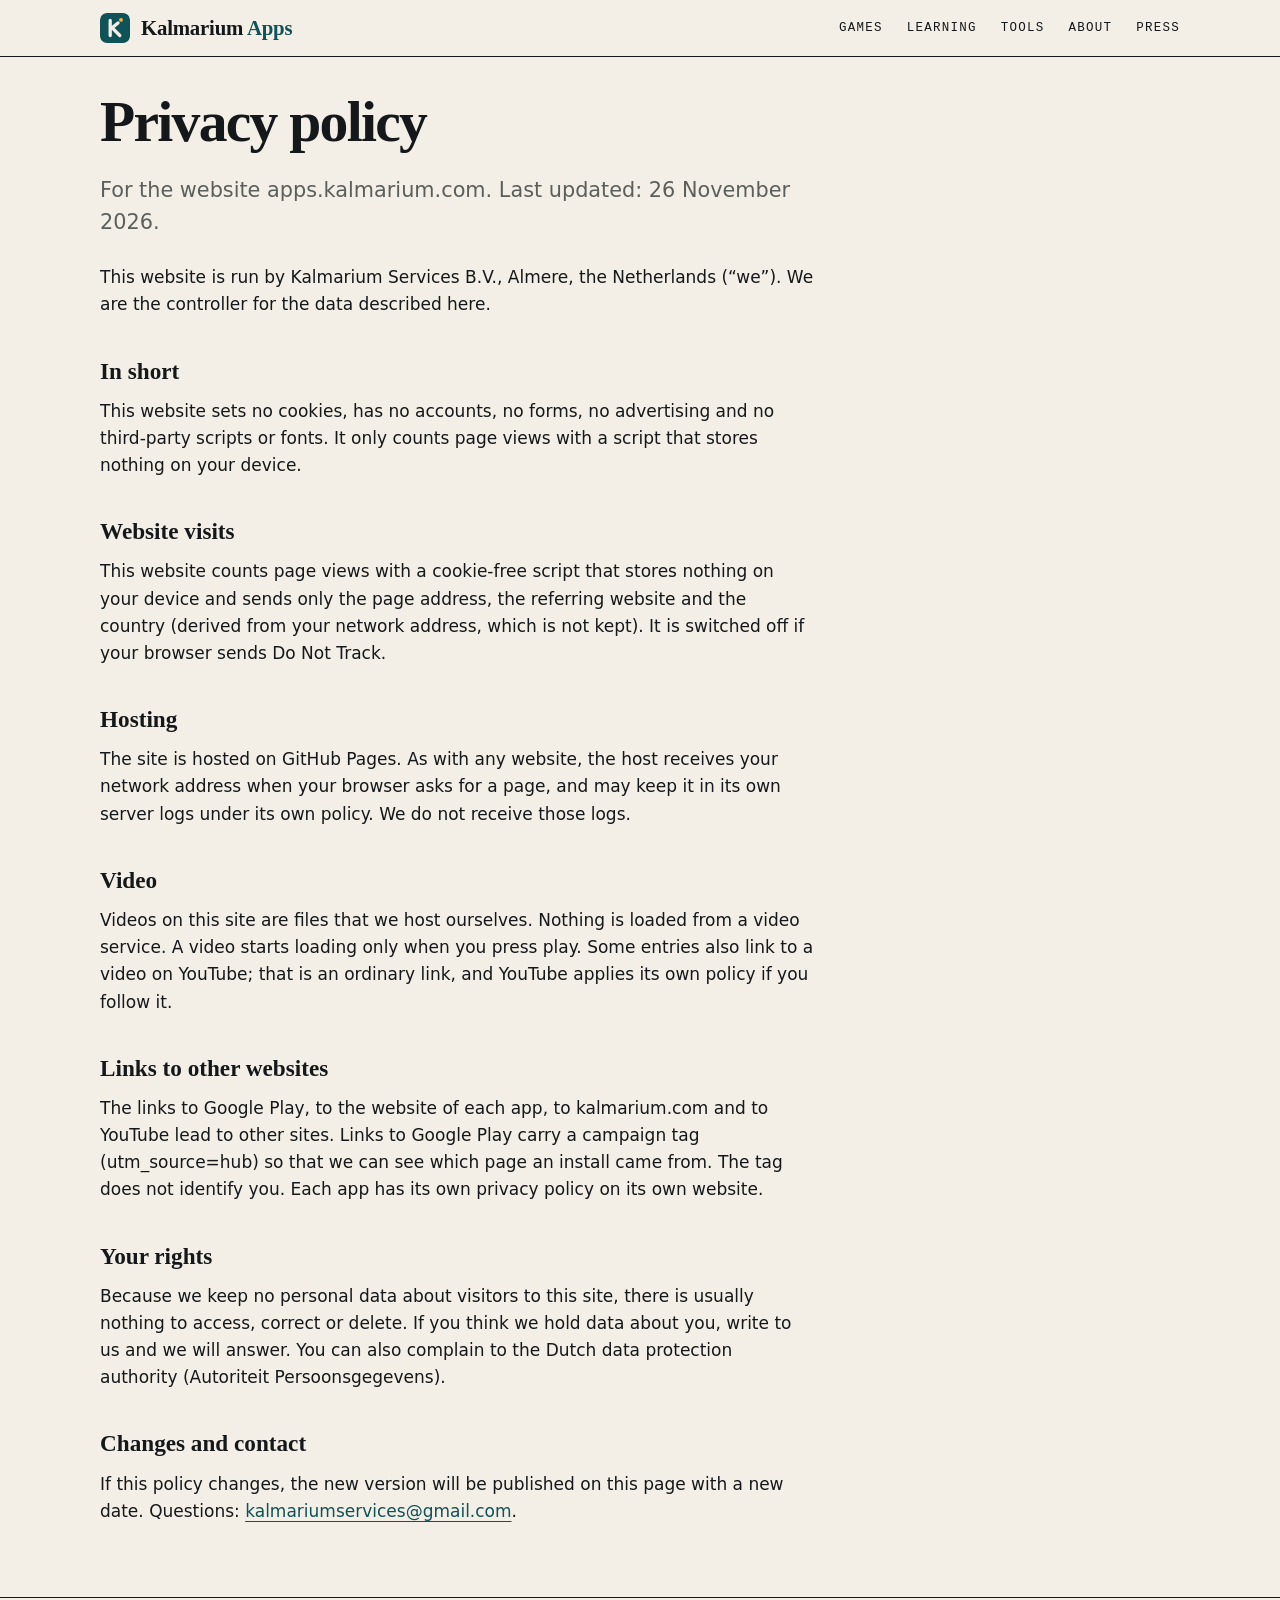
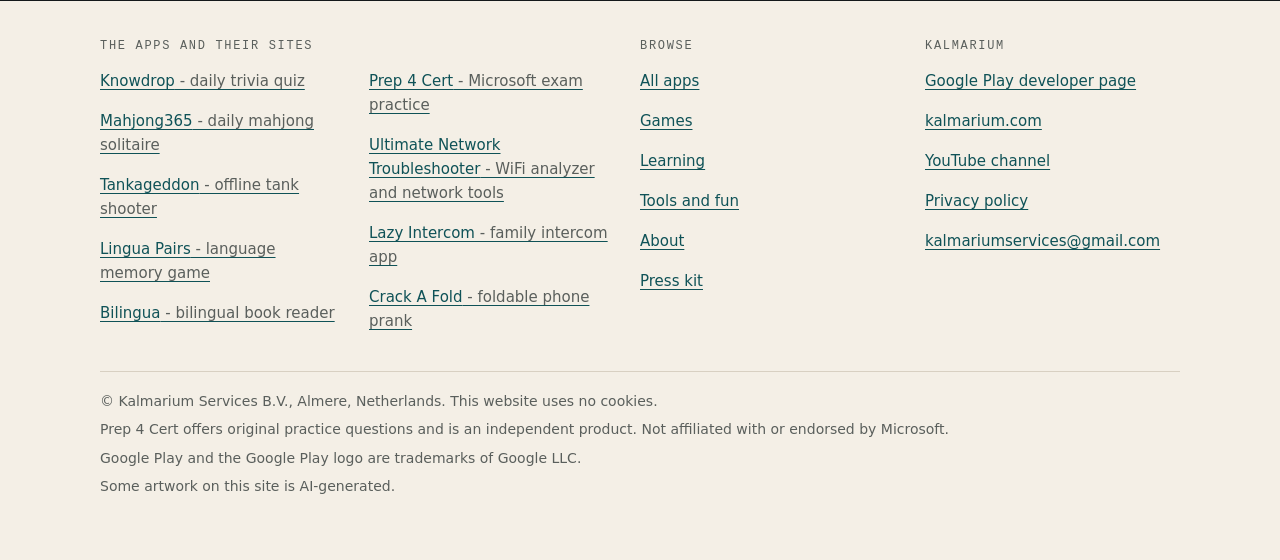
<file: privacy-policy.html>
<!doctype html>
<html lang="en">
<head>
<meta charset="utf-8">
<meta name="viewport" content="width=device-width, initial-scale=1">
<title>Privacy Policy - Kalmarium Apps</title>
<meta name="description" content="How the Kalmarium Apps website handles data: no cookies, no accounts, a cookie-free visit counter, self-hosted video and links to Google Play.">
<link rel="canonical" href="https://apps.kalmarium.com/privacy-policy.html">
<meta name="theme-color" content="#F4EFE6" media="(prefers-color-scheme: light)">
<meta name="theme-color" content="#0E1416" media="(prefers-color-scheme: dark)">
<meta name="color-scheme" content="light dark">
<link rel="icon" type="image/png" href="/assets/favicon.png">
<link rel="apple-touch-icon" href="/assets/apple-touch-icon.png">
<meta property="og:type" content="website">
<meta property="og:site_name" content="Kalmarium Apps">
<meta property="og:locale" content="en_US">
<meta property="og:title" content="Privacy Policy - Kalmarium Apps">
<meta property="og:description" content="How the Kalmarium Apps website handles data: no cookies, no accounts, a cookie-free visit counter, self-hosted video and links to Google Play.">
<meta property="og:url" content="https://apps.kalmarium.com/privacy-policy.html">
<meta property="og:image" content="https://apps.kalmarium.com/og.jpg">
<meta property="og:image:width" content="1200">
<meta property="og:image:height" content="630">
<meta property="og:image:alt" content="Kalmarium Apps: Android apps and games by Kalmarium Services">
<meta name="twitter:card" content="summary_large_image">
<meta name="twitter:title" content="Privacy Policy - Kalmarium Apps">
<meta name="twitter:description" content="How the Kalmarium Apps website handles data: no cookies, no accounts, a cookie-free visit counter, self-hosted video and links to Google Play.">
<meta name="twitter:image" content="https://apps.kalmarium.com/og.jpg">
<link rel="stylesheet" href="/assets/site.css">
<script type="application/ld+json">{"@context":"https://schema.org","@graph":[{"@type":"Organization","@id":"https://apps.kalmarium.com/#org","name":"Kalmarium Services","legalName":"Kalmarium Services B.V.","alternateName":["Kalmarium","Kalmarium Apps"],"url":"https://apps.kalmarium.com/","logo":"https://apps.kalmarium.com/brand/dev-icon-512.png","email":"kalmariumservices@gmail.com","description":"Independent studio in Almere, the Netherlands, making Android apps and games for Google Play.","contactPoint":{"@type":"ContactPoint","email":"kalmariumservices@gmail.com","contactType":"customer support"},"address":{"@type":"PostalAddress","addressLocality":"Almere","addressCountry":"NL"},"sameAs":["https://play.google.com/store/apps/developer?id=Kalmarium+Services","https://www.youtube.com/@kalmariumservices","https://kalmarium.com"]},{"@type":"WebSite","@id":"https://apps.kalmarium.com/#website","name":"Kalmarium Apps","url":"https://apps.kalmarium.com/","publisher":{"@id":"https://apps.kalmarium.com/#org"},"inLanguage":"en"}]}</script>
<script defer src="/assets/site.js"></script>
<script defer src="https://overwatch.kalmarium.com/h.js" data-app="kalmarium-hub"></script>
</head>
<body>
<a class="skip" href="#main">Skip to content</a>
<header class="mast"><div class="wrap bar">
<a class="brand" href="/"><img src="/assets/logo.svg" width="30" height="30" alt="Kalmarium logo"><span>Kalmarium <i>Apps</i></span></a>
<nav aria-label="Main"><ul><li><a href="/games/">Games</a></li><li><a href="/learning/">Learning</a></li><li><a href="/tools/">Tools</a></li><li><a href="/about/">About</a></li><li><a href="/press/">Press</a></li></ul></nav>
</div></header>
<main id="main">
<div class="wrap"><div class="doc">
<h1>Privacy policy</h1>
<p class="lede">For the website apps.kalmarium.com. Last updated: 26 November 2026.</p>
<p>This website is run by Kalmarium Services B.V., Almere, the Netherlands (&ldquo;we&rdquo;). We are the controller for the data described here.</p>
<h2>In short</h2>
<p>This website sets no cookies, has no accounts, no forms, no advertising and no third-party scripts or fonts. It only counts page views with a script that stores nothing on your device.</p>
<h2>Website visits</h2>
<p>This website counts page views with a cookie-free script that stores nothing on your device and sends only the page address, the referring website and the country (derived from your network address, which is not kept). It is switched off if your browser sends Do Not Track.</p>
<h2>Hosting</h2>
<p>The site is hosted on GitHub Pages. As with any website, the host receives your network address when your browser asks for a page, and may keep it in its own server logs under its own policy. We do not receive those logs.</p>
<h2>Video</h2>
<p>Videos on this site are files that we host ourselves. Nothing is loaded from a video service. A video starts loading only when you press play. Some entries also link to a video on YouTube; that is an ordinary link, and YouTube applies its own policy if you follow it.</p>
<h2>Links to other websites</h2>
<p>The links to Google Play, to the website of each app, to kalmarium.com and to YouTube lead to other sites. Links to Google Play carry a campaign tag (utm_source=hub) so that we can see which page an install came from. The tag does not identify you. Each app has its own privacy policy on its own website.</p>
<h2>Your rights</h2>
<p>Because we keep no personal data about visitors to this site, there is usually nothing to access, correct or delete. If you think we hold data about you, write to us and we will answer. You can also complain to the Dutch data protection authority (Autoriteit Persoonsgegevens).</p>
<h2>Changes and contact</h2>
<p>If this policy changes, the new version will be published on this page with a new date. Questions: <a href="mailto:kalmariumservices@gmail.com">kalmariumservices@gmail.com</a>.</p>
</div></div>
</main>
<footer class="foot"><div class="wrap">
<div class="fcols">
<nav class="apps" aria-label="App websites"><p class="fh">The apps and their sites</p><ul><li><a href="https://knowdrop.kalmarium.com/?utm_source=hub&amp;utm_medium=privacy">Knowdrop<span>&nbsp;- daily trivia quiz</span></a></li><li><a href="https://mahjong365.kalmarium.com/?utm_source=hub&amp;utm_medium=privacy">Mahjong365<span>&nbsp;- daily mahjong solitaire</span></a></li><li><a href="https://tankageddon.kalmarium.com/?utm_source=hub&amp;utm_medium=privacy">Tankageddon<span>&nbsp;- offline tank shooter</span></a></li><li><a href="https://lingua.kalmarium.com/?utm_source=hub&amp;utm_medium=privacy">Lingua Pairs<span>&nbsp;- language memory game</span></a></li><li><a href="https://bilingua.kalmarium.com/?utm_source=hub&amp;utm_medium=privacy">Bilingua<span>&nbsp;- bilingual book reader</span></a></li><li><a href="https://prep4cert.kalmarium.com/?utm_source=hub&amp;utm_medium=privacy">Prep 4 Cert<span>&nbsp;- Microsoft exam practice</span></a></li><li><a href="https://netcheck.kalmarium.com/?utm_source=hub&amp;utm_medium=privacy">Ultimate Network Troubleshooter<span>&nbsp;- WiFi analyzer and network tools</span></a></li><li><a href="https://intercom.kalmarium.com/?utm_source=hub&amp;utm_medium=privacy">Lazy Intercom<span>&nbsp;- family intercom app</span></a></li><li><a href="https://crackafold.kalmarium.com/?utm_source=hub&amp;utm_medium=privacy">Crack A Fold<span>&nbsp;- foldable phone prank</span></a></li></ul></nav>
<nav aria-label="Browse"><p class="fh">Browse</p><ul><li><a href="/">All apps</a></li><li><a href="/games/">Games</a></li><li><a href="/learning/">Learning</a></li><li><a href="/tools/">Tools and fun</a></li><li><a href="/about/">About</a></li><li><a href="/press/">Press kit</a></li></ul></nav>
<nav aria-label="Kalmarium"><p class="fh">Kalmarium</p><ul><li><a href="https://play.google.com/store/apps/developer?id=Kalmarium+Services">Google Play developer page</a></li><li><a href="https://kalmarium.com">kalmarium.com</a></li><li><a href="https://www.youtube.com/@kalmariumservices">YouTube channel</a></li><li><a href="/privacy-policy.html">Privacy policy</a></li><li><a href="mailto:kalmariumservices@gmail.com">kalmariumservices@gmail.com</a></li></ul></nav>
</div>
<div class="legal"><p>&copy; Kalmarium Services B.V., Almere, Netherlands. This website uses no cookies.</p><p>Prep 4 Cert offers original practice questions and is an independent product. Not affiliated with or endorsed by Microsoft.</p><p>Google Play and the Google Play logo are trademarks of Google LLC.</p><p>Some artwork on this site is AI-generated.</p></div>
</div></footer>
</body>
</html>
</file>
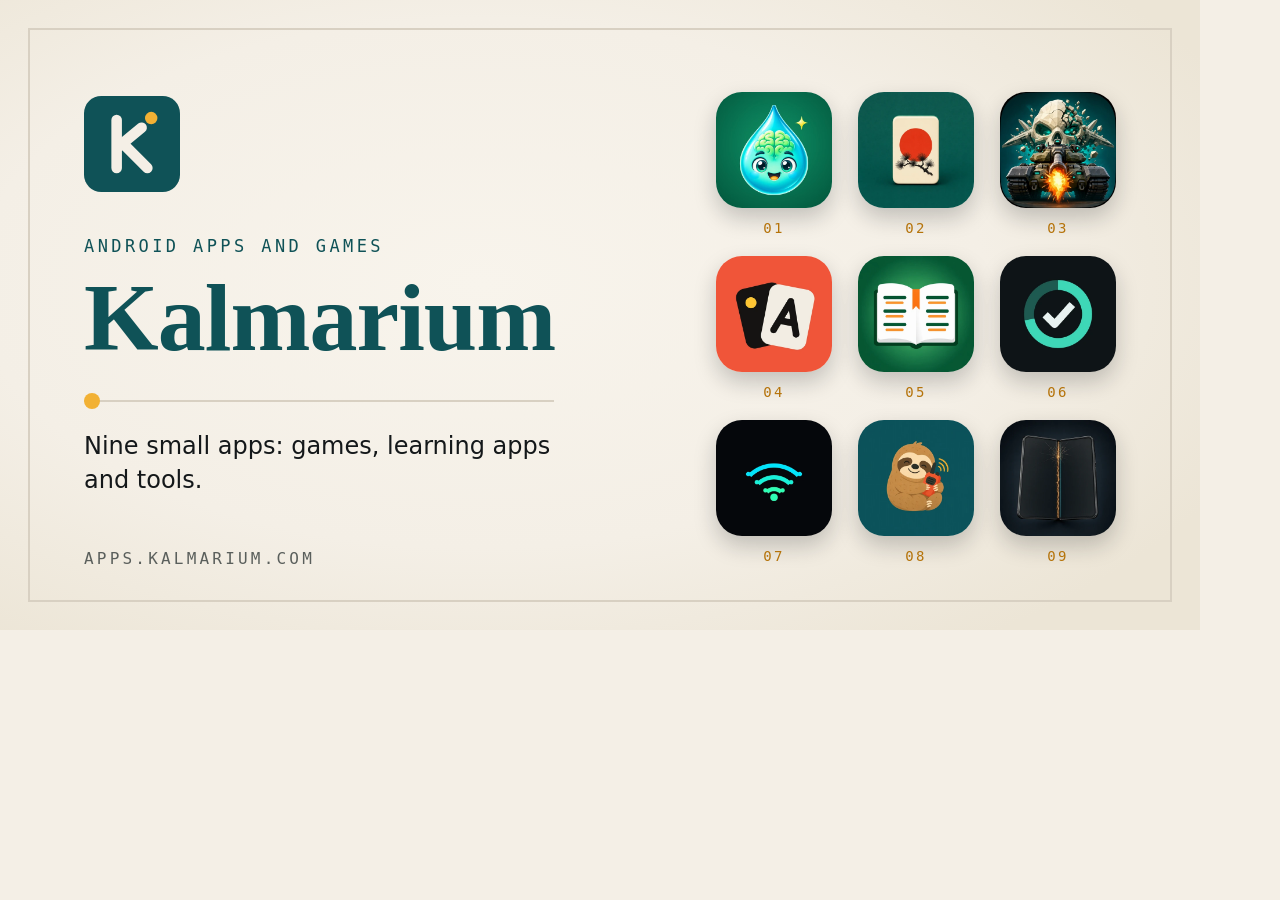
<file: brand/og.html>
<!doctype html>
<html lang="en">
<head>
<meta charset="utf-8">
<title>Kalmarium Apps social image</title>
<style>
  :root{--paper:#F4EFE6;--ink:#14181A;--muted:#5A5F5C;--line:#D8D0C2;--brand:#0F5257;--amber:#F2B134;--amber-ink:#B5730A}
  *{box-sizing:border-box;margin:0;padding:0}
  html,body{width:1200px;height:630px;overflow:hidden;background:var(--paper)}
  body{position:relative;font-family:system-ui,"Segoe UI",Roboto,sans-serif;color:var(--ink)}
  .tone{position:absolute;inset:0;background:radial-gradient(ellipse 70% 70% at 40% 45%,#F8F4EC 0%,#F4EFE6 60%,#ECE5D6 100%)}
  .frame{position:absolute;inset:28px;border:2px solid var(--line)}
  .mono{font-family:ui-monospace,"Cascadia Mono",Consolas,monospace;text-transform:uppercase;letter-spacing:.2em}
  .left{position:absolute;left:84px;top:96px;width:560px}
  .logo{display:block;width:96px;height:96px}
  .kicker{margin-top:44px;font-size:17px;color:var(--brand)}
  h1{margin-top:14px;font-family:Georgia,"Iowan Old Style","Palatino Linotype",serif;font-weight:700;font-size:96px;line-height:1;color:var(--brand);letter-spacing:-.01em}
  .rule{position:relative;margin-top:34px;height:2px;width:470px;background:var(--line)}
  .rule i{position:absolute;left:0;top:-7px;width:16px;height:16px;border-radius:50%;background:var(--amber)}
  p{margin-top:28px;font-size:24px;line-height:1.4;color:var(--ink);max-width:470px}
  .url{position:absolute;left:84px;bottom:62px;font-size:16px;color:var(--muted)}
  .grid{position:absolute;right:84px;top:92px;display:grid;grid-template-columns:repeat(3,116px);gap:20px 26px}
  .grid div{position:relative}
  .grid img{display:block;width:116px;height:116px;border-radius:26px;box-shadow:0 10px 22px rgba(20,24,26,.22)}
  .grid span{display:block;margin-top:12px;text-align:center;font-size:14px;color:var(--amber-ink);letter-spacing:.16em}
</style>
</head>
<body>
  <div class="tone"></div>
  <div class="frame"></div>
  <div class="left">
    <svg class="logo" viewBox="0 0 100 100" aria-hidden="true">
      <rect width="100" height="100" rx="18" fill="#0F5257"/>
      <g stroke="#F4EFE6" stroke-width="11" stroke-linecap="round" fill="none">
        <line x1="34" y1="25" x2="34" y2="75"/><line x1="37" y1="52" x2="60" y2="33"/><line x1="40" y1="49" x2="66" y2="75"/>
      </g>
      <circle cx="70" cy="23" r="6.5" fill="#F2B134"/>
    </svg>
    <div class="kicker mono">Android apps and games</div>
    <h1>Kalmarium</h1>
    <div class="rule"><i></i></div>
    <p>Nine small apps: games, learning apps and tools.</p>
  </div>
  <div class="url mono">apps.kalmarium.com</div>
  <div class="grid">
    <div><img src="src/icon-knowdrop.webp" alt=""><span class="mono">01</span></div>
    <div><img src="src/icon-mahjong365.webp" alt=""><span class="mono">02</span></div>
    <div><img src="src/icon-tankageddon.webp" alt=""><span class="mono">03</span></div>
    <div><img src="src/icon-lingua-pairs.webp" alt=""><span class="mono">04</span></div>
    <div><img src="src/icon-bilingua.webp" alt=""><span class="mono">05</span></div>
    <div><img src="src/icon-prep4cert.webp" alt=""><span class="mono">06</span></div>
    <div><img src="src/icon-network-troubleshooter.webp" alt=""><span class="mono">07</span></div>
    <div><img src="src/icon-lazy-intercom.webp" alt=""><span class="mono">08</span></div>
    <div><img src="src/icon-crack-a-fold.webp" alt=""><span class="mono">09</span></div>
  </div>
</body>
</html>
</file>
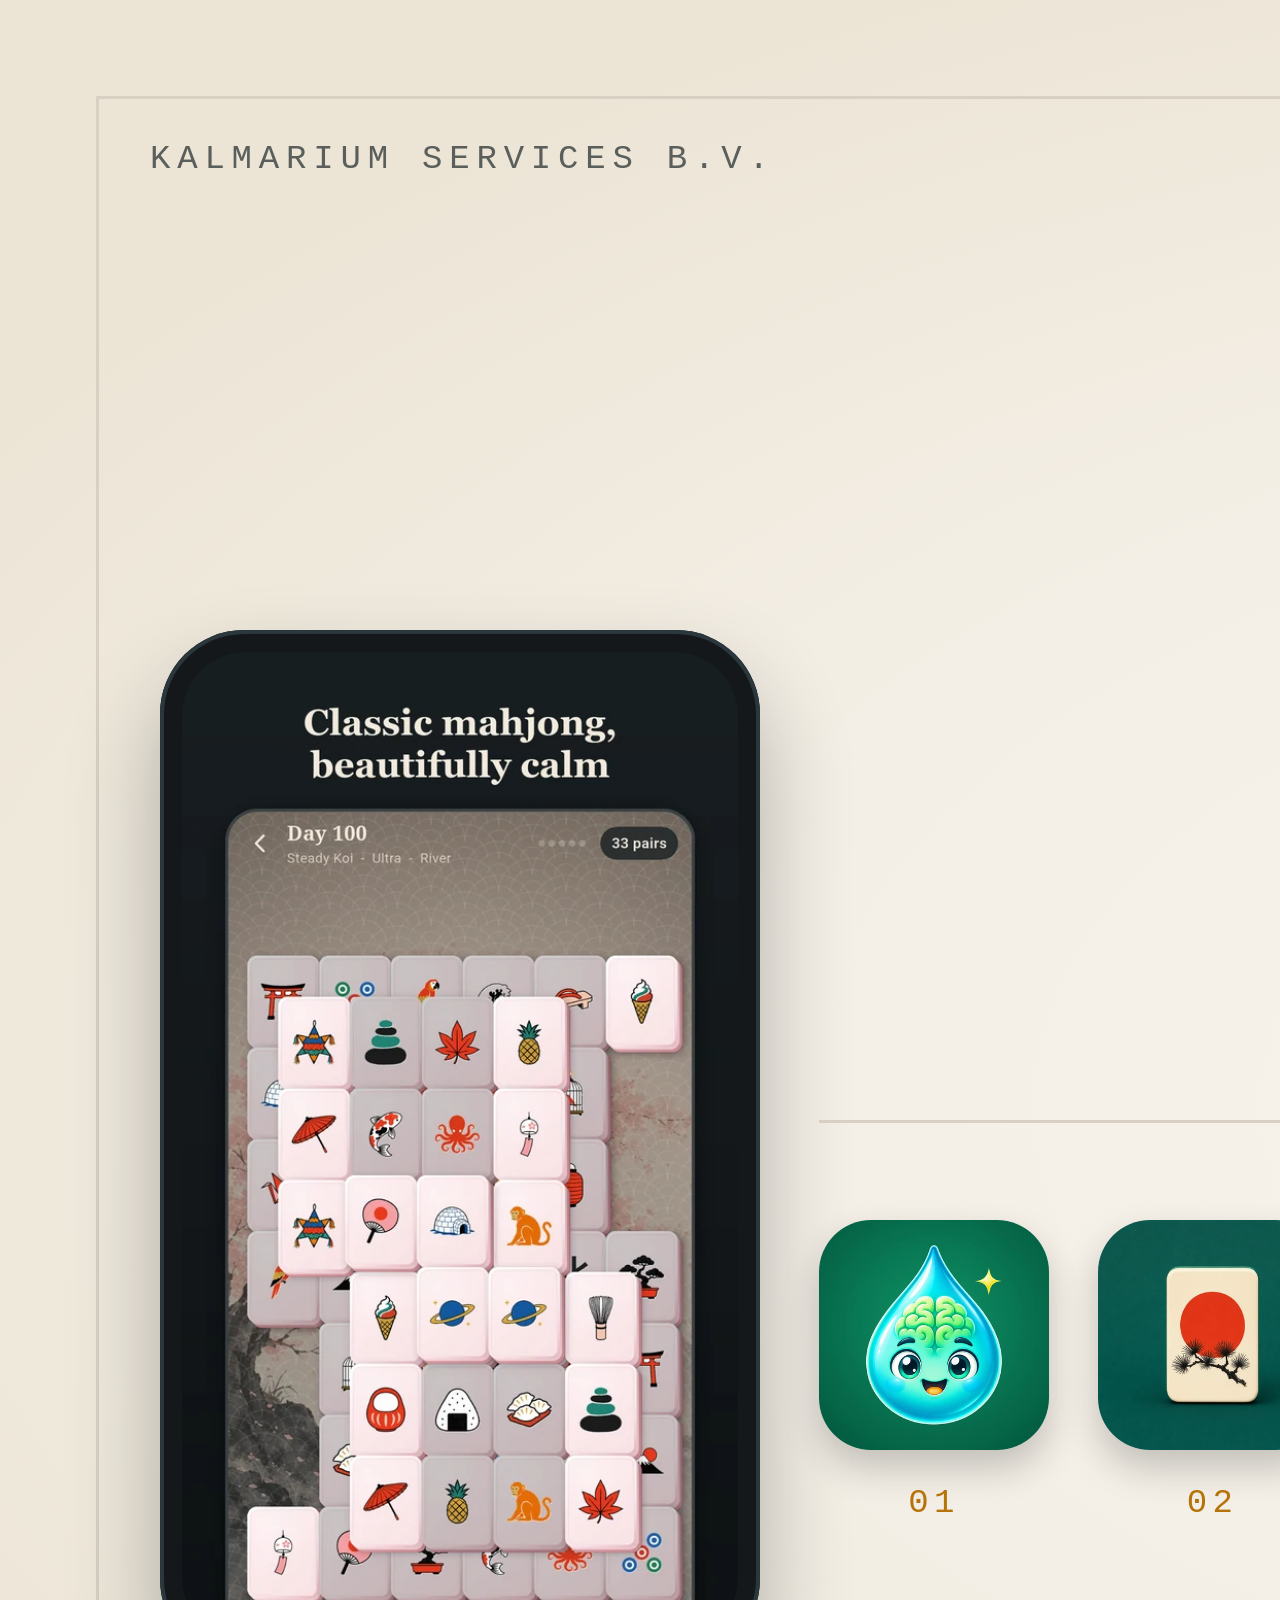
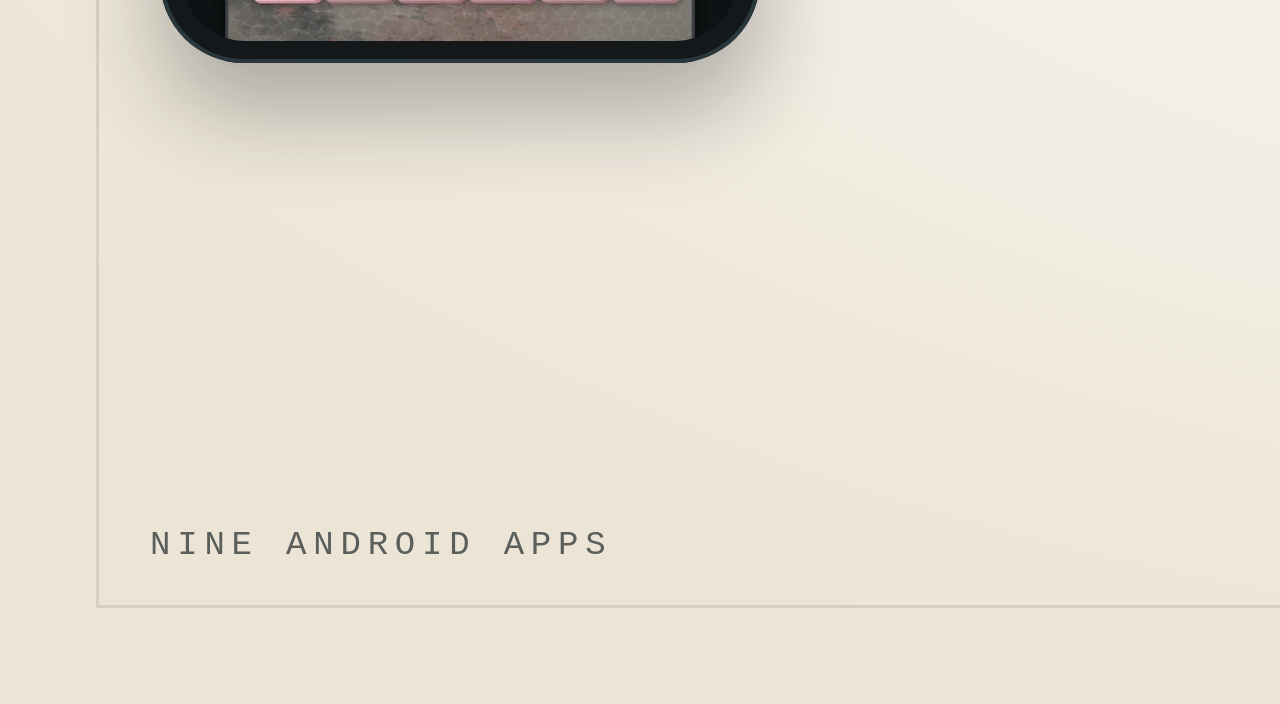
<file: brand/play-header.html>
<!doctype html>
<html lang="en">
<head>
<meta charset="utf-8">
<title>Kalmarium Play developer header</title>
<style>
  :root{--paper:#F4EFE6;--surface:#FBF8F2;--ink:#14181A;--muted:#5A5F5C;--line:#D8D0C2;--brand:#0F5257;--amber:#F2B134;--amber-ink:#B5730A}
  *{box-sizing:border-box;margin:0;padding:0}
  html,body{width:4096px;height:2304px;overflow:hidden;background:var(--paper)}
  body{position:relative;font-family:system-ui,"Segoe UI",Roboto,sans-serif;color:var(--ink)}
  .mono{font-family:ui-monospace,"Cascadia Mono",Consolas,monospace;text-transform:uppercase;letter-spacing:.2em}
  /* paper tone: very soft warm vignette, no purple */
  .tone{position:absolute;inset:0;background:radial-gradient(ellipse 60% 55% at 50% 48%,#F8F4EC 0%,#F4EFE6 55%,#ECE5D6 100%)}
  .frame{position:absolute;inset:96px;border:3px solid var(--line)}
  .corner{position:absolute;font-size:34px;color:var(--muted)}
  .c1{left:150px;top:140px}.c2{right:150px;top:140px}.c3{left:150px;bottom:140px}.c4{right:150px;bottom:140px}
  /* centre column: stays inside the centre 60% x 50% */
  .centre{position:absolute;left:819px;width:2458px;top:640px;height:1088px;text-align:center}
  .kicker{position:absolute;left:0;right:0;top:34px;font-size:40px;color:var(--brand)}
  .word{position:absolute;left:0;right:0;top:118px;font-family:Georgia,"Iowan Old Style","Palatino Linotype",serif;font-weight:700;font-size:300px;line-height:1;color:var(--brand);letter-spacing:-.01em}
  .rule{position:absolute;left:0;right:0;top:480px;height:3px;background:var(--line)}
  .rule i{position:absolute;left:50%;top:-14px;width:30px;height:30px;margin-left:-15px;border-radius:50%;background:var(--amber)}
  .row{position:absolute;left:0;right:0;top:580px;display:flex;justify-content:space-between}
  .item{width:230px;text-align:center}
  .item img{display:block;width:230px;height:230px;border-radius:52px;box-shadow:0 18px 36px rgba(20,24,26,.22),0 2px 0 rgba(255,255,255,.5) inset}
  .item span{display:block;margin-top:34px;font-size:34px;color:var(--amber-ink);letter-spacing:.16em}
  .url{position:absolute;left:0;right:0;top:1030px;font-size:38px;color:var(--muted)}
  /* phones: outside the safe area, decorative */
  .phone{position:absolute;width:600px;height:1033px;padding:22px;border-radius:84px;background:#14181A;box-shadow:0 50px 90px rgba(20,24,26,.30),0 0 0 4px #2A383D inset}
  .phone img{display:block;width:556px;height:989px;object-fit:cover;object-position:top;border-radius:64px}
  .p1{left:160px;top:630px}
  .p2{right:160px;top:630px}
</style>
</head>
<body>
  <div class="tone"></div>
  <div class="frame"></div>
  <div class="corner mono c1">Kalmarium Services B.V.</div>
  <div class="corner mono c2">Almere, Netherlands</div>
  <div class="corner mono c3">Nine Android apps</div>
  <div class="corner mono c4">Google Play</div>

  <div class="phone p1"><img src="src/ph-1.webp" alt=""></div>
  <div class="phone p2"><img src="src/ph-3.webp" alt=""></div>

  <div class="centre">
    <div class="kicker mono">Android apps and games</div>
    <div class="word">Kalmarium</div>
    <div class="rule"><i></i></div>
    <div class="row">
      <div class="item"><img src="src/icon-knowdrop.webp" alt=""><span class="mono">01</span></div>
      <div class="item"><img src="src/icon-mahjong365.webp" alt=""><span class="mono">02</span></div>
      <div class="item"><img src="src/icon-tankageddon.webp" alt=""><span class="mono">03</span></div>
      <div class="item"><img src="src/icon-lingua-pairs.webp" alt=""><span class="mono">04</span></div>
      <div class="item"><img src="src/icon-bilingua.webp" alt=""><span class="mono">05</span></div>
      <div class="item"><img src="src/icon-prep4cert.webp" alt=""><span class="mono">06</span></div>
      <div class="item"><img src="src/icon-network-troubleshooter.webp" alt=""><span class="mono">07</span></div>
      <div class="item"><img src="src/icon-lazy-intercom.webp" alt=""><span class="mono">08</span></div>
      <div class="item"><img src="src/icon-crack-a-fold.webp" alt=""><span class="mono">09</span></div>
    </div>
    <div class="url mono">apps.kalmarium.com</div>
  </div>
</body>
</html>
</file>
<file: assets/site.css>
/* Kalmarium Apps: a printed product catalogue. System fonts only. */
:root{color-scheme:light dark;--paper:#F4EFE6;--surface:#FBF8F2;--ink:#14181A;--muted:#5A5F5C;--line:#D8D0C2;--brand:#0F5257;--on-brand:#FBF8F2;--accent:#B5730A;--fill:#F2B134;--signal:#C23A26;--band:#0F5257;--band-ink:#F4EFE6;--band-mute:#B9D2CF;--band-line:#2F7A7E;--serif:Georgia,"Iowan Old Style","Palatino Linotype",serif;--sans:system-ui,-apple-system,"Segoe UI",Roboto,sans-serif;--mono:ui-monospace,"Cascadia Mono",Consolas,monospace}
@media (prefers-color-scheme:dark){:root{--paper:#0E1416;--surface:#151E21;--ink:#E9EEF0;--muted:#9AA8AD;--line:#2A383D;--brand:#3FD0C4;--on-brand:#0E1416;--accent:#FFB347;--fill:#FFB347;--signal:#E8654F;--band:#151E21;--band-ink:#E9EEF0;--band-mute:#9AA8AD;--band-line:#2A383D}}
*,*::before,*::after{box-sizing:border-box}
html{-webkit-text-size-adjust:100%;scroll-behavior:smooth;scroll-padding-top:12px}
body{margin:0;background:var(--paper);color:var(--ink);font:17px/1.6 var(--sans);text-rendering:optimizeLegibility}
img{display:block;max-width:100%;height:auto}
a{color:var(--brand);text-underline-offset:.22em;text-decoration-thickness:1px}
a:hover{text-decoration-thickness:2px}
:focus-visible{outline:2px solid var(--brand);outline-offset:2px}
.band :focus-visible{outline-color:var(--band-ink)}
.wrap{max-width:1120px;margin:0 auto;padding:0 20px}
.skip{position:absolute;left:12px;top:-80px;z-index:10;background:var(--ink);color:var(--paper);padding:12px 16px;font-weight:600}
.skip:focus{top:8px}
h1,h2,h3{font-family:var(--serif);font-weight:700;margin:0;text-wrap:balance}
p{margin:0 0 1em}
ul{margin:0;padding:0}

/* masthead */
.mast{border-bottom:1px solid var(--ink)}
.bar{display:flex;flex-wrap:wrap;align-items:center;justify-content:space-between;column-gap:24px}
.brand{display:flex;align-items:center;gap:11px;min-height:56px;font:700 1.3rem/1 var(--serif);letter-spacing:-.01em;color:var(--ink);text-decoration:none}
.brand img{width:30px;height:30px;border-radius:7px;object-fit:cover;object-position:0 50%}
.brand i{font-style:normal;color:var(--brand)}
.mast nav ul{display:flex;flex-wrap:wrap;list-style:none;margin:0 -12px}
.mast nav a{display:inline-flex;align-items:center;min-height:48px;padding:0 12px;font:12.5px/1 var(--mono);letter-spacing:.1em;text-transform:uppercase;color:var(--ink);text-decoration:none;border-bottom:3px solid transparent;border-top:3px solid transparent}
.mast nav a:hover,.mast nav a[aria-current]{border-bottom-color:var(--brand)}

/* hero */
.hero{padding:44px 20px 0}
.kicker{margin:0 0 20px;font:12.5px/1.5 var(--mono);letter-spacing:.12em;text-transform:uppercase;color:var(--muted)}
.kicker::before{content:"";display:inline-block;width:32px;height:4px;margin-right:12px;vertical-align:middle;background:var(--fill)}
h1{font-size:clamp(2.4rem,8.2vw,5.2rem);line-height:1.02;letter-spacing:-.03em;max-width:13em}
h1 em{display:block;font-weight:400;color:var(--brand)}
.lede{max-width:36em;margin:22px 0 0;font-size:clamp(1.08rem,2.3vw,1.3rem);line-height:1.55;color:var(--muted)}
.strip{display:grid;grid-template-columns:repeat(3,1fr);margin:40px 0 0;padding:0;list-style:none;border-top:1px solid var(--ink);border-left:1px solid var(--line)}
.strip li{border-right:1px solid var(--line);border-bottom:1px solid var(--line)}
.strip li{display:flex}
.strip a{flex:1;display:flex;flex-direction:column;align-items:center;gap:7px;padding:14px 6px 14px;color:var(--ink);text-decoration:none;text-align:center;font:600 13px/1.25 var(--sans)}
.strip a:hover{background:var(--surface)}
.strip b{font:400 11px/1 var(--mono);letter-spacing:.12em;color:var(--muted)}
.strip img{width:72px;height:72px;border-radius:22%}
.ruler{height:16px;margin:0 0 0;background:repeating-linear-gradient(90deg,var(--line) 0 1px,transparent 1px 8px) bottom/100% 7px no-repeat,repeating-linear-gradient(90deg,var(--muted) 0 1px,transparent 1px 40px) bottom/100% 14px no-repeat;opacity:.9}

/* catalogue */
.cat{padding-top:60px}
.cat-h{display:flex;flex-wrap:wrap;align-items:baseline;justify-content:space-between;gap:4px 24px;padding-top:14px;border-top:4px solid var(--ink)}
.cat-h h2{font-size:clamp(1.9rem,4.6vw,2.8rem);line-height:1.1;letter-spacing:-.02em}
.cat-h p{margin:0;font:12.5px/1.5 var(--mono);letter-spacing:.1em;text-transform:uppercase;color:var(--muted)}
.cat-h a{color:var(--brand)}
.cat-i{max-width:40em;margin:10px 0 0;color:var(--muted)}
.entry{display:grid;gap:24px;padding:40px 0;border-bottom:1px solid var(--line)}
.entry:last-child{border-bottom:0}
.txt{padding-left:18px;border-left:4px solid var(--a,var(--brand))}
.no{display:flex;align-items:baseline;gap:10px;margin:0 0 4px;font:700 clamp(2.8rem,7vw,4.2rem)/1 var(--serif);letter-spacing:-.04em;color:var(--accent)}
.no small{font:400 12px/1 var(--mono);letter-spacing:.12em;color:var(--muted)}
.eh{display:flex;align-items:center;gap:14px;margin:12px 0 12px}
.eh img{flex:none;width:56px;height:56px;border-radius:22%;border:1px solid var(--line)}
.eh h3,.dh h2{font-size:clamp(1.3rem,3.2vw,1.75rem);line-height:1.18;letter-spacing:-.01em}
.eh a,.dh a{color:var(--ink);text-decoration:none}
.eh a:hover,.dh a:hover{color:var(--brand);text-decoration:underline}
.eh .d,.dh .d{font-weight:400;font-style:italic;color:var(--muted)}
.hook{margin:0 0 14px;font:1.18rem/1.45 var(--serif)}
.pts{list-style:none;margin:0 0 6px}
.pts li{position:relative;margin:5px 0;padding-left:24px}
.pts li::before{content:"";position:absolute;left:3px;top:.6em;width:8px;height:8px;background:var(--fill);transform:rotate(45deg)}
.spec{margin:18px 0 0;border-top:1px solid var(--ink)}
.spec div{display:grid;grid-template-columns:84px 1fr;gap:12px;padding:9px 0;border-bottom:1px solid var(--line)}
.spec dt{font:400 11.5px/1.7 var(--mono);letter-spacing:.12em;text-transform:uppercase;color:var(--muted)}
.spec dd{margin:0;font-size:15px;line-height:1.5;overflow-wrap:anywhere}
.note{margin:12px 0 0;font-size:14px;color:var(--muted)}
.btns{display:flex;flex-wrap:wrap;align-items:center;gap:10px;margin-top:22px}
.btn{display:inline-flex;align-items:center;justify-content:center;gap:10px;min-height:48px;padding:0 20px;border:2px solid var(--brand);border-radius:3px;background:var(--brand);color:var(--on-brand);font:600 15px/1.2 var(--sans);text-decoration:none;transition:transform .12s,background-color .12s,color .12s}
.btn:hover{transform:translateY(-2px);text-decoration:none}
.btn.alt{background:transparent;color:var(--brand)}
.btn.alt:hover{background:var(--brand);color:var(--on-brand)}
.play-badge{display:inline-flex}
.play-badge img{width:200px;height:auto}
.tile{margin:0;padding:8px;background:var(--surface);border:1px solid var(--line)}
.tile figcaption{padding:10px 2px 2px;font-size:14px}
.tile>img,.tile>.vid>img{width:100%;aspect-ratio:16/9;object-fit:cover;background:var(--line)}

/* video facade */
.vid{position:relative;display:block;color:inherit}
.vid .play{position:absolute;inset:0;display:grid;place-items:center}
.vid .play i{position:relative;width:64px;height:64px;border-radius:50%;background:var(--brand);outline:3px solid var(--paper)}
.vid .play i::before{content:"";position:absolute;left:25px;top:19px;border:13px solid transparent;border-left:20px solid var(--on-brand);border-right:0}
.vid:hover .play i{transform:scale(1.06);transition:transform .12s}
video{display:block;width:100%;height:auto;background:#000}
.tall{max-width:300px;margin:0 auto}

/* band: how we build */
.band{margin-top:64px;background:var(--band);color:var(--band-ink)}
.band .wrap{padding-top:52px;padding-bottom:56px}
.band h2{font-size:clamp(1.9rem,4.6vw,2.8rem);letter-spacing:-.02em}
.band ol{display:grid;grid-template-columns:1fr;margin:30px 0 0;padding:0;list-style:none;border-top:1px solid var(--band-ink)}
.band li{padding:18px 0 20px;border-bottom:1px solid var(--band-line)}
.band li b{display:block;margin-bottom:4px;font:700 1.2rem/1.25 var(--serif)}
.band li span{display:block;font:400 11.5px/1 var(--mono);letter-spacing:.14em;color:var(--fill);margin-bottom:10px}
.band p{margin:0;color:var(--band-mute)}

/* about */
.about{display:grid;gap:28px;padding-top:64px;padding-bottom:8px}
.about h2{font-size:clamp(1.9rem,4.6vw,2.8rem);letter-spacing:-.02em;margin-bottom:14px}
.about p{max-width:36em}
.co{margin:0;padding:16px 18px;background:var(--surface);border:1px solid var(--line);border-top:4px solid var(--fill);font-size:15px;align-self:start}
.co dt{font:400 11.5px/1.7 var(--mono);letter-spacing:.12em;text-transform:uppercase;color:var(--muted)}
.co dd{margin:0 0 12px}
.co dd:last-child{margin:0}

/* footer */
.foot{margin-top:72px;padding:36px 0 56px;border-top:4px double var(--ink);font-size:15px}
.fcols{display:grid;gap:30px}
.foot .fh{margin:0 0 6px;font:400 12px/1.5 var(--mono);letter-spacing:.14em;text-transform:uppercase;color:var(--muted)}
.foot ul{list-style:none}
.foot li a{display:block;padding:12px 0;line-height:24px}
.foot li a span{color:var(--muted)}
.legal{margin:30px 0 0;padding-top:18px;border-top:1px solid var(--line);color:var(--muted);font-size:14px}
.legal p{margin:0 0 6px}

/* category pages */
.crumbs{margin:0;padding:14px 0 0;font:12.5px/1.5 var(--mono);letter-spacing:.08em;text-transform:uppercase;color:var(--muted)}
.crumbs a{display:inline-flex;align-items:center;min-height:44px;color:var(--brand)}
.phead{padding:12px 20px 0}
.phead h1{font-size:clamp(2.2rem,7vw,4.4rem);max-width:15em}
.cross{margin:26px 0 0;padding:12px 0;border-top:1px solid var(--line);border-bottom:1px solid var(--line);font-size:15px}
.deep{padding:48px 0 52px;border-bottom:1px solid var(--line)}
.dh{display:flex;align-items:center;gap:14px;margin:0 0 22px}
.dh .no{margin:0;font-size:clamp(2.6rem,7vw,4rem)}
.dh img{flex:none;width:56px;height:56px;border-radius:22%;border:1px solid var(--line)}
.dgrid{display:grid;gap:28px}
.dgrid h3{margin:24px 0 6px;font:700 12px/1.5 var(--mono);letter-spacing:.14em;text-transform:uppercase;color:var(--muted)}
.dgrid h3:first-of-type{margin-top:20px}
.dgrid p{max-width:38em}
.media{display:grid;gap:14px;align-content:start}
.shots{display:grid;grid-template-columns:repeat(3,1fr);gap:8px;margin:0;align-items:start}
.shots img{width:100%;border:1px solid var(--line);background:var(--line)}
.ytl{margin:0;font-size:15px}
.pick{margin:40px 0 0;padding-top:14px;border-top:4px solid var(--ink)}
.pick h2{font-size:clamp(1.8rem,4.4vw,2.6rem);letter-spacing:-.02em;margin-bottom:12px}
.pick dl{margin:18px 0 8px;border-top:1px solid var(--ink)}
.pick dl div{display:grid;gap:2px 20px;padding:12px 0;border-bottom:1px solid var(--line)}
.pick dt{font:700 1.08rem/1.3 var(--serif)}
.pick dd{margin:0}
.pick h3{margin:28px 0 4px;font:700 1.2rem/1.3 var(--serif)}
.pick p{max-width:38em}
.others{margin:36px 0 0;font-size:15px}
.doc{max-width:42em;padding-top:36px}
.doc h1{font-size:clamp(2.2rem,6vw,3.6rem)}
.doc h2{margin:34px 0 8px;font-size:1.45rem}
.doc .lede{margin-bottom:26px}
.doc.wide{max-width:1120px}
.wide p,.wide ul{max-width:42em}
.tbl{width:100%;margin:8px 0 0;border-collapse:collapse;font-size:15px}
.tbl th,.tbl td{padding:10px 12px 10px 0;text-align:left;vertical-align:top;border-bottom:1px solid var(--line)}
.tbl thead th{font:400 11.5px/1.7 var(--mono);letter-spacing:.12em;text-transform:uppercase;color:var(--muted);border-bottom-color:var(--ink)}

@media (min-width:600px){
.band ol{grid-template-columns:1fr 1fr;column-gap:36px}
.fcols{grid-template-columns:1fr 1fr}
.fcols .apps ul{columns:2;column-gap:28px}
.fcols .apps li{break-inside:avoid}
.pick dl div{grid-template-columns:230px 1fr}
}
@media (min-width:900px){
.hero{padding-top:72px}
.strip{grid-template-columns:repeat(9,1fr)}
.strip img{width:80px;height:80px}
.entry{grid-template-columns:minmax(0,1.08fr) minmax(0,1fr);gap:56px;align-items:center;padding:56px 0}
.entry.flip .tile{order:-1}
.band ol{grid-template-columns:repeat(4,1fr);column-gap:0}
.band li{padding:20px 28px 24px 0;margin-right:28px;border-bottom:0;border-right:1px solid var(--band-line)}
.band li:last-child{border-right:0;margin-right:0}
.about{grid-template-columns:1.5fr 1fr;gap:64px}
.fcols{grid-template-columns:2fr 1fr 1fr}
.dgrid{grid-template-columns:minmax(0,1.05fr) minmax(0,1fr);gap:56px}
.deep.flip .media{order:-1}
.foot li a{padding:8px 0}
}
@media (max-width:699px){.tbl thead{display:none}.tbl tr,.tbl th,.tbl td{display:block}.tbl tr{padding:10px 0;border-bottom:1px solid var(--line)}.tbl th,.tbl td{padding:2px 0;border:0}.tbl td::before{content:attr(data-l) ": ";font:400 11.5px/1 var(--mono);letter-spacing:.08em;text-transform:uppercase;color:var(--muted)}}
@media (max-width:380px){.btn{width:100%}.strip a{font-size:12px}}
@media (prefers-reduced-motion:reduce){html{scroll-behavior:auto}*,*::before,*::after{transition:none!important;animation:none!important}.btn:hover,.vid:hover .play i{transform:none}}
@media print{.mast nav,.ruler,.btns,.strip,.skip{display:none}body{background:#fff;color:#000}}
</file>
